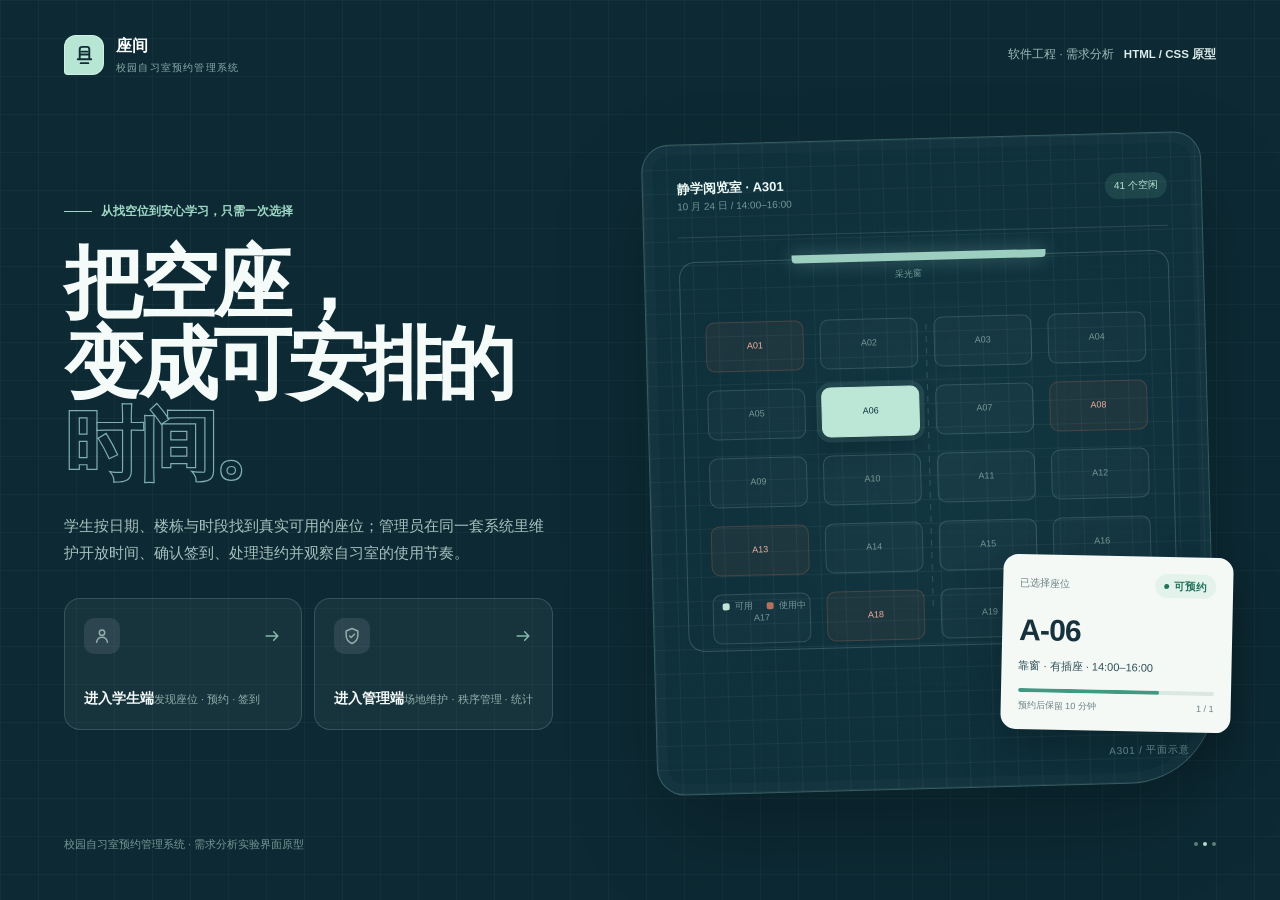
<file: prototype/index.html>
<!doctype html>
<html lang="zh-CN">
<head>
  <meta charset="utf-8">
  <meta name="viewport" content="width=device-width, initial-scale=1">
  <meta name="color-scheme" content="light">
  <meta name="description" content="校园自习室预约管理系统 HTML CSS 界面原型">
  <title>校园自习室预约管理系统 · 原型入口</title>
  <link rel="stylesheet" href="common.css">
</head>
<body class="landing">
  <a class="skip-link" href="#main">跳到主要内容</a>
  <svg width="0" height="0" style="position:absolute" aria-hidden="true">
    <defs>
      <symbol id="icon-seat" viewBox="0 0 24 24"><path d="M7 12V6.5A2.5 2.5 0 0 1 9.5 4h5A2.5 2.5 0 0 1 17 6.5V12M7 12h10M7 12v5m10-5v5M5 17h14M8 21h8M9 9h6"/></symbol>
      <symbol id="icon-user" viewBox="0 0 24 24"><circle cx="12" cy="8" r="3.2"/><path d="M5.5 19.5c.7-4 3-6 6.5-6s5.8 2 6.5 6"/></symbol>
      <symbol id="icon-shield" viewBox="0 0 24 24"><path d="M12 3 19 6v5.2c0 4.5-2.4 7.8-7 9.8-4.6-2-7-5.3-7-9.8V6l7-3Z"/><path d="m9.2 12 1.8 1.8 4-4"/></symbol>
      <symbol id="icon-arrow-right" viewBox="0 0 24 24"><path d="M5 12h14M14 7l5 5-5 5"/></symbol>
      <symbol id="icon-clock" viewBox="0 0 24 24"><circle cx="12" cy="12" r="8.5"/><path d="M12 7v5l3 2"/></symbol>
      <symbol id="icon-map-pin" viewBox="0 0 24 24"><path d="M20 10c0 5-8 11-8 11S4 15 4 10a8 8 0 1 1 16 0Z"/><circle cx="12" cy="10" r="2.3"/></symbol>
      <symbol id="icon-check-circle" viewBox="0 0 24 24"><circle cx="12" cy="12" r="9"/><path d="m8 12 2.5 2.5L16.5 9"/></symbol>
    </defs>
  </svg>

  <div class="landing-shell">
    <header class="landing-header">
      <div class="landing-brand">
        <span class="brand-mark"><svg class="icon" aria-hidden="true"><use href="#icon-seat"></use></svg></span>
        <div>
          <div class="brand-name">座间</div>
          <div class="brand-sub">校园自习室预约管理系统</div>
        </div>
      </div>
      <div class="landing-meta"><span>软件工程 · 需求分析</span><strong>HTML / CSS 原型</strong></div>
    </header>

    <main class="landing-main" id="main">
      <section class="landing-copy" aria-labelledby="landing-title">
        <div class="landing-eyebrow">从找空位到安心学习，只需一次选择</div>
        <h1 id="landing-title">把空座，<br>变成可安排的<span class="outline">时间。</span></h1>
        <p class="landing-lead">学生按日期、楼栋与时段找到真实可用的座位；管理员在同一套系统里维护开放时间、确认签到、处理违约并观察自习室的使用节奏。</p>
        <div class="landing-roles" aria-label="选择原型角色">
          <a class="role-card" href="student.html">
            <div class="role-card-head">
              <span class="role-card-icon"><svg class="icon" aria-hidden="true"><use href="#icon-user"></use></svg></span>
              <svg class="icon role-card-arrow" aria-hidden="true"><use href="#icon-arrow-right"></use></svg>
            </div>
            <div><strong>进入学生端</strong><span>发现座位 · 预约 · 签到</span></div>
          </a>
          <a class="role-card" href="admin.html">
            <div class="role-card-head">
              <span class="role-card-icon"><svg class="icon" aria-hidden="true"><use href="#icon-shield"></use></svg></span>
              <svg class="icon role-card-arrow" aria-hidden="true"><use href="#icon-arrow-right"></use></svg>
            </div>
            <div><strong>进入管理端</strong><span>场地维护 · 秩序管理 · 统计</span></div>
          </a>
        </div>
      </section>

      <section class="landing-visual" aria-label="自习室座位平面图预览">
        <div class="blueprint-panel">
          <div class="blueprint-head">
            <div><div class="blueprint-title">静学阅览室 · A301</div><div class="blueprint-sub">10 月 24 日 / 14:00–16:00</div></div>
            <span class="blueprint-status">41 个空闲</span>
          </div>
          <div class="plan-room">
            <span class="plan-window"></span>
            <span class="plan-window-label">采光窗</span>
            <div class="plan-aisle"></div>
            <div class="plan-desks" aria-hidden="true">
              <span class="plan-desk occupied">A01</span><span class="plan-desk">A02</span><span class="plan-desk">A03</span><span class="plan-desk">A04</span>
              <span class="plan-desk">A05</span><span class="plan-desk selected">A06</span><span class="plan-desk">A07</span><span class="plan-desk occupied">A08</span>
              <span class="plan-desk">A09</span><span class="plan-desk">A10</span><span class="plan-desk">A11</span><span class="plan-desk">A12</span>
              <span class="plan-desk occupied">A13</span><span class="plan-desk">A14</span><span class="plan-desk">A15</span><span class="plan-desk">A16</span>
              <span class="plan-desk">A17</span><span class="plan-desk occupied">A18</span><span class="plan-desk">A19</span><span class="plan-desk">A20</span>
            </div>
            <span class="plan-door"></span>
            <span class="plan-door-label">入口</span>
            <div class="plan-caption"><span class="free"><i></i>可用</span><span class="busy"><i></i>使用中</span></div>
          </div>
        </div>
        <div class="floating-reservation" aria-label="预约摘要">
          <div class="floating-reservation-head"><span>已选择座位</span><span class="pill pill-green">可预约</span></div>
          <div class="floating-seat">A-06</div>
          <div class="floating-meta">靠窗 · 有插座 · 14:00–16:00</div>
          <div class="floating-bar"><span></span></div>
          <div class="floating-foot"><span>预约后保留 10 分钟</span><span>1 / 1</span></div>
        </div>
      </section>
    </main>

    <footer class="landing-footer">
      <span>校园自习室预约管理系统 · 需求分析实验界面原型</span>
      <span class="dots" aria-hidden="true"><i></i><i></i><i></i></span>
    </footer>
  </div>
</body>
</html>
</file>
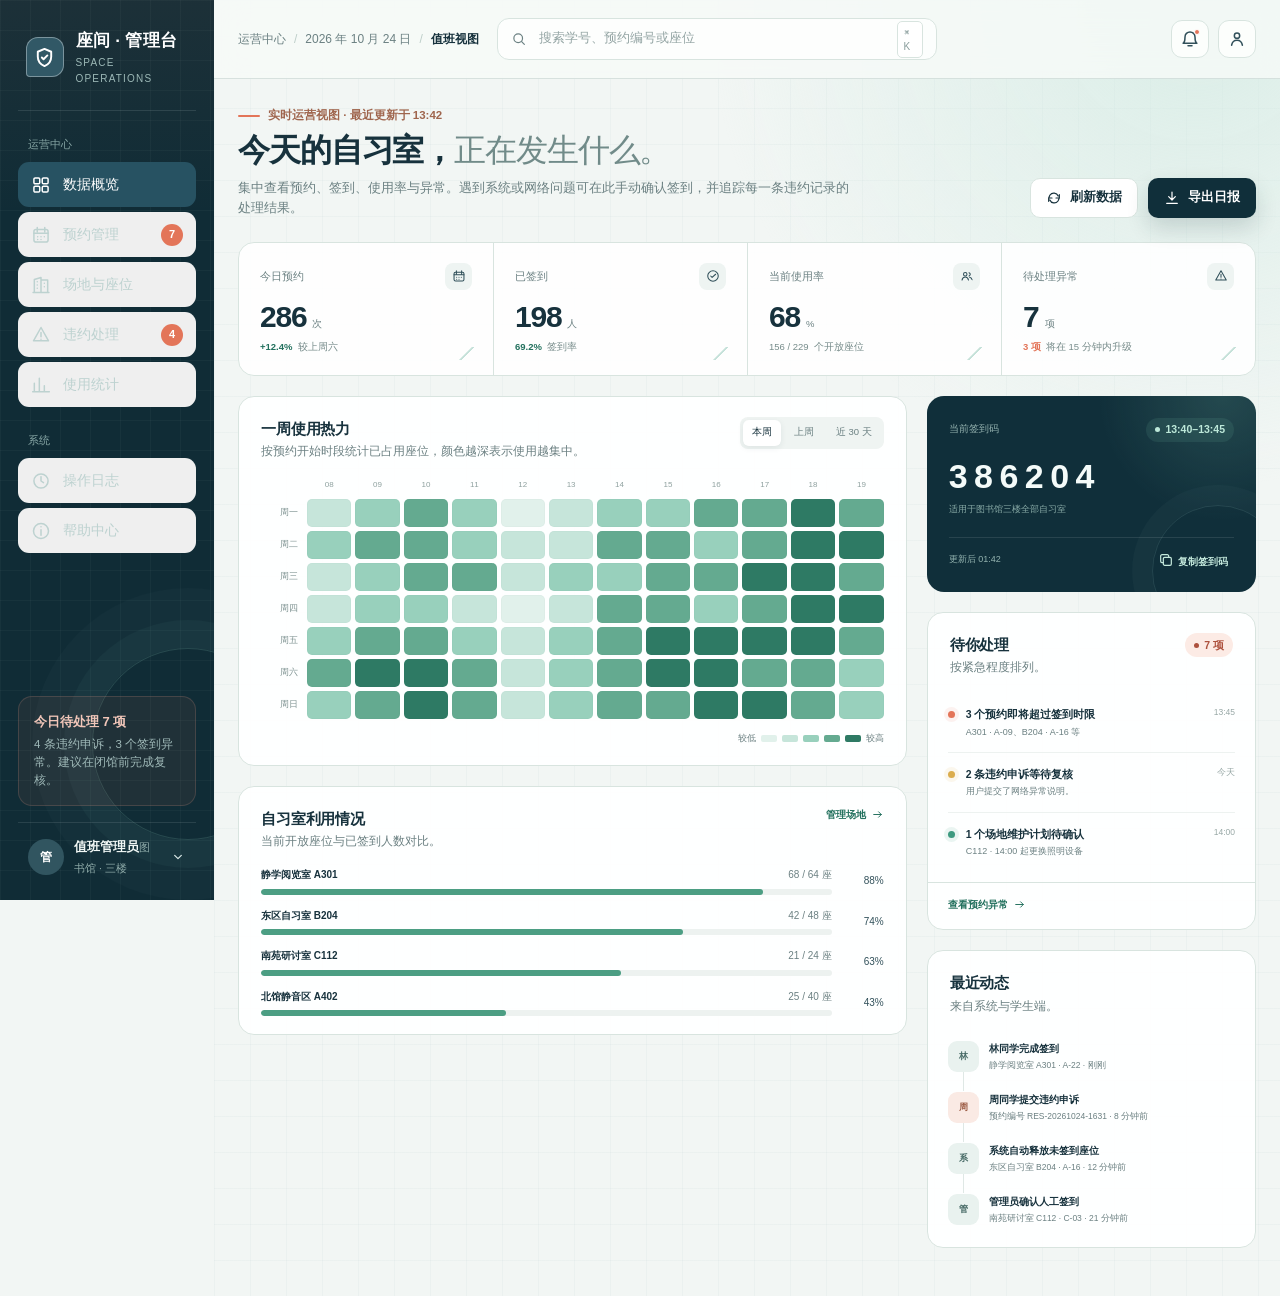
<file: prototype/admin.html>
<!doctype html>
<html lang="zh-CN">
<head>
  <meta charset="utf-8">
  <meta name="viewport" content="width=device-width, initial-scale=1">
  <meta name="color-scheme" content="light">
  <meta name="description" content="校园自习室预约管理系统管理端 HTML CSS 原型">
  <title>管理端 · 校园自习室预约管理系统</title>
  <link rel="stylesheet" href="common.css">
  <link rel="stylesheet" href="admin.css">
</head>
<body class="admin-body">
  <a class="skip-link" href="#main-content">跳到主要内容</a>
  <svg width="0" height="0" style="position:absolute" aria-hidden="true">
    <defs>
      <symbol id="icon-seat" viewBox="0 0 24 24"><path d="M7 12V6.5A2.5 2.5 0 0 1 9.5 4h5A2.5 2.5 0 0 1 17 6.5V12M7 12h10M7 12v5m10-5v5M5 17h14M8 21h8M9 9h6"/></symbol>
      <symbol id="icon-grid" viewBox="0 0 24 24"><rect x="3.5" y="3.5" width="7" height="7" rx="1.5"/><rect x="13.5" y="3.5" width="7" height="7" rx="1.5"/><rect x="3.5" y="13.5" width="7" height="7" rx="1.5"/><rect x="13.5" y="13.5" width="7" height="7" rx="1.5"/></symbol>
      <symbol id="icon-calendar" viewBox="0 0 24 24"><rect x="3.5" y="5.5" width="17" height="15" rx="2.5"/><path d="M7.5 3v5M16.5 3v5M3.5 10h17M8 14h.01M12 14h.01M16 14h.01M8 17.5h.01M12 17.5h.01"/></symbol>
      <symbol id="icon-room" viewBox="0 0 24 24"><path d="M4 21V5.5L12 3v18M12 6h8v15M2.5 21h19M7.5 8h.01M7.5 12h.01M7.5 16h.01M16 10h.01M16 14h.01"/></symbol>
      <symbol id="icon-warning" viewBox="0 0 24 24"><path d="m12 3 9 16H3L12 3Z"/><path d="M12 9v5M12 17h.01"/></symbol>
      <symbol id="icon-chart" viewBox="0 0 24 24"><path d="M4 20V10M10 20V4M16 20v-7M22 20H2"/></symbol>
      <symbol id="icon-user" viewBox="0 0 24 24"><circle cx="12" cy="8" r="3.2"/><path d="M5.5 19.5c.7-4 3-6 6.5-6s5.8 2 6.5 6"/></symbol>
      <symbol id="icon-shield" viewBox="0 0 24 24"><path d="M12 3 19 6v5.2c0 4.5-2.4 7.8-7 9.8-4.6-2-7-5.3-7-9.8V6l7-3Z"/><path d="m9.2 12 1.8 1.8 4-4"/></symbol>
      <symbol id="icon-search" viewBox="0 0 24 24"><circle cx="10.8" cy="10.8" r="6.5"/><path d="m16 16 4 4"/></symbol>
      <symbol id="icon-bell" viewBox="0 0 24 24"><path d="M18 9.5a6 6 0 0 0-12 0c0 7-2.3 7.5-2.3 7.5h16.6S18 16.5 18 9.5ZM9.6 20h4.8"/></symbol>
      <symbol id="icon-menu" viewBox="0 0 24 24"><path d="M4 7h16M4 12h16M4 17h16"/></symbol>
      <symbol id="icon-chevron-down" viewBox="0 0 24 24"><path d="m7 9.5 5 5 5-5"/></symbol>
      <symbol id="icon-arrow-right" viewBox="0 0 24 24"><path d="M5 12h14M14 7l5 5-5 5"/></symbol>
      <symbol id="icon-clock" viewBox="0 0 24 24"><circle cx="12" cy="12" r="8.5"/><path d="M12 7v5l3 2"/></symbol>
      <symbol id="icon-users" viewBox="0 0 24 24"><circle cx="9" cy="9" r="3"/><path d="M3.5 19c.5-3.5 2.3-5.4 5.5-5.4s5 1.9 5.5 5.4M15.5 6.3a3 3 0 0 1 0 5.7M16.5 14c2.5.4 3.8 2 4.2 4.5"/></symbol>
      <symbol id="icon-refresh" viewBox="0 0 24 24"><path d="M20 7v5h-5M4 17v-5h5M18.2 9A7 7 0 0 0 6 7.5L4 12M5.8 15A7 7 0 0 0 18 16.5l2-4.5"/></symbol>
      <symbol id="icon-check-circle" viewBox="0 0 24 24"><circle cx="12" cy="12" r="9"/><path d="m8 12 2.5 2.5L16.5 9"/></symbol>
      <symbol id="icon-download" viewBox="0 0 24 24"><path d="M12 3v12M7 10l5 5 5-5M4 20h16"/></symbol>
      <symbol id="icon-filter" viewBox="0 0 24 24"><path d="M3 5h18l-7 8v5l-4 2v-7L3 5Z"/></symbol>
      <symbol id="icon-plus" viewBox="0 0 24 24"><path d="M12 5v14M5 12h14"/></symbol>
      <symbol id="icon-edit" viewBox="0 0 24 24"><path d="m14.5 5.5 4 4M4 20l4.2-1 10.3-10.3a2.8 2.8 0 0 0-4-4L4.2 15 4 20Z"/></symbol>
      <symbol id="icon-copy" viewBox="0 0 24 24"><rect x="8" y="8" width="12" height="12" rx="2"/><path d="M16 8V6a2 2 0 0 0-2-2H6a2 2 0 0 0-2 2v8a2 2 0 0 0 2 2h2"/></symbol>
      <symbol id="icon-arrow-up-right" viewBox="0 0 24 24"><path d="M7 17 17 7M9 7h8v8"/></symbol>
      <symbol id="icon-info" viewBox="0 0 24 24"><circle cx="12" cy="12" r="9"/><path d="M12 10.5V17M12 7h.01"/></symbol>
    </defs>
  </svg>

  <div class="app-shell admin-shell">
    <aside class="sidebar" aria-label="管理端侧边导航">
      <a class="brand" href="index.html" aria-label="返回原型首页">
        <span class="brand-mark"><svg class="icon" aria-hidden="true"><use href="#icon-shield"></use></svg></span>
        <span><span class="brand-name">座间 · 管理台</span><span class="brand-sub" style="display:block">SPACE OPERATIONS</span></span>
      </a>
      <div class="sidebar-label">运营中心</div>
      <nav class="nav-list" aria-label="管理端主导航">
        <button class="nav-item active" type="button" data-view-target="overview" aria-current="page"><svg class="icon" aria-hidden="true"><use href="#icon-grid"></use></svg><span>数据概览</span></button>
        <button class="nav-item" type="button" data-view-target="bookings"><svg class="icon" aria-hidden="true"><use href="#icon-calendar"></use></svg><span>预约管理</span><span class="nav-badge">7</span></button>
        <button class="nav-item" type="button" data-view-target="rooms"><svg class="icon" aria-hidden="true"><use href="#icon-room"></use></svg><span>场地与座位</span></button>
        <button class="nav-item" type="button" data-view-target="violations"><svg class="icon" aria-hidden="true"><use href="#icon-warning"></use></svg><span>违约处理</span><span class="nav-badge">4</span></button>
        <button class="nav-item" type="button" data-view-target="stats"><svg class="icon" aria-hidden="true"><use href="#icon-chart"></use></svg><span>使用统计</span></button>
      </nav>
      <div class="sidebar-label">系统</div>
      <nav class="nav-list" aria-label="系统与帮助">
        <button class="nav-item" type="button" data-toast="操作日志" data-toast-copy="正式版本记录登录、预约状态调整与违约处理操作。"><svg class="icon" aria-hidden="true"><use href="#icon-clock"></use></svg><span>操作日志</span></button>
        <button class="nav-item" type="button" data-toast="帮助中心" data-toast-copy="值班管理员操作手册将在正式系统中提供。"><svg class="icon" aria-hidden="true"><use href="#icon-info"></use></svg><span>帮助中心</span></button>
      </nav>
      <div class="sidebar-spacer"></div>
      <div class="sidebar-note"><strong>今日待处理 7 项</strong><p>4 条违约申诉，3 个签到异常。建议在闭馆前完成复核。</p></div>
      <div class="sidebar-user">
        <span class="avatar admin">管</span>
        <span><span class="sidebar-user-name">值班管理员</span><span class="sidebar-user-meta">图书馆 · 三楼</span></span>
        <svg class="icon icon-sm" style="margin-left:auto" aria-hidden="true"><use href="#icon-chevron-down"></use></svg>
      </div>
    </aside>
    <div class="sidebar-scrim" aria-hidden="true"></div>

    <main class="main" id="main-content">
      <header class="topbar">
        <button class="icon-button sidebar-toggle" type="button" data-sidebar-toggle aria-label="打开导航"><svg class="icon" aria-hidden="true"><use href="#icon-menu"></use></svg></button>
        <div class="breadcrumb"><span>运营中心</span><span class="slash">/</span><span>2026 年 10 月 24 日</span><span class="slash">/</span><strong>值班视图</strong></div>
        <label class="top-search" aria-label="搜索预约或用户">
          <svg class="icon icon-sm" aria-hidden="true"><use href="#icon-search"></use></svg>
          <input type="search" placeholder="搜索学号、预约编号或座位">
          <span class="key-hint">⌘ K</span>
        </label>
        <div class="top-actions">
          <button class="icon-button" type="button" data-toast="有 7 项待处理" data-toast-copy="包含未签到、迟到取消与申诉记录。" aria-label="通知"><svg class="icon" aria-hidden="true"><use href="#icon-bell"></use></svg><span class="notification-dot"></span></button>
          <button class="icon-button" type="button" data-toast="管理员账号" data-toast-copy="当前角色拥有场地维护、签到确认和违约处理权限。" aria-label="管理员账号"><svg class="icon" aria-hidden="true"><use href="#icon-user"></use></svg></button>
        </div>
      </header>

      <div class="content">
        <section class="view active" id="view-overview" aria-labelledby="overview-title">
          <div class="page-head">
            <div>
              <div class="page-kicker">实时运营视图 · 最近更新于 13:42</div>
              <h1 class="page-title" id="overview-title">今天的自习室，<span class="soft">正在发生什么。</span></h1>
              <p class="page-subtitle">集中查看预约、签到、使用率与异常。遇到系统或网络问题可在此手动确认签到，并追踪每一条违约记录的处理结果。</p>
            </div>
            <div class="page-actions"><button class="btn btn-secondary" type="button" data-toast="数据已刷新" data-toast-copy="预约、签到和座位状态已同步。"><svg class="icon icon-sm" aria-hidden="true"><use href="#icon-refresh"></use></svg>刷新数据</button><button class="btn btn-primary" type="button" data-toast="日报导出" data-toast-copy="已生成 2026 年 10 月 24 日运营日报。"><svg class="icon icon-sm" aria-hidden="true"><use href="#icon-download"></use></svg>导出日报</button></div>
          </div>

          <section class="ops-strip" aria-label="今日核心指标">
            <div class="metric"><div class="metric-head"><span>今日预约</span><span class="metric-icon"><svg class="icon" aria-hidden="true"><use href="#icon-calendar"></use></svg></span></div><div class="metric-value"><strong>286</strong><span>次</span></div><div class="metric-foot"><span class="up">+12.4%</span>较上周六</div></div>
            <div class="metric"><div class="metric-head"><span>已签到</span><span class="metric-icon"><svg class="icon" aria-hidden="true"><use href="#icon-check-circle"></use></svg></span></div><div class="metric-value"><strong>198</strong><span>人</span></div><div class="metric-foot"><span class="up">69.2%</span>签到率</div></div>
            <div class="metric"><div class="metric-head"><span>当前使用率</span><span class="metric-icon"><svg class="icon" aria-hidden="true"><use href="#icon-users"></use></svg></span></div><div class="metric-value"><strong>68</strong><span>%</span></div><div class="metric-foot"><span>156 / 229</span>个开放座位</div></div>
            <div class="metric"><div class="metric-head"><span>待处理异常</span><span class="metric-icon"><svg class="icon" aria-hidden="true"><use href="#icon-warning"></use></svg></span></div><div class="metric-value"><strong>7</strong><span>项</span></div><div class="metric-foot"><span class="alert">3 项</span>将在 15 分钟内升级</div></div>
          </section>

          <div class="admin-grid">
            <div class="admin-main">
              <article class="card chart-card" aria-labelledby="heat-title">
                <div class="chart-card-head">
                  <div><h2 class="card-title" id="heat-title">一周使用热力</h2><p class="card-subtitle">按预约开始时段统计已占用座位，颜色越深表示使用越集中。</p></div>
                  <div class="chart-filters"><button class="active" type="button">本周</button><button type="button">上周</button><button type="button">近 30 天</button></div>
                </div>
                <div class="heatmap-wrap">
                  <div class="heatmap" role="img" aria-label="一周自习室使用热力图，午间和晚间时段使用率较高">
                    <span class="heat-label"></span><span class="heat-hour">08</span><span class="heat-hour">09</span><span class="heat-hour">10</span><span class="heat-hour">11</span><span class="heat-hour">12</span><span class="heat-hour">13</span><span class="heat-hour">14</span><span class="heat-hour">15</span><span class="heat-hour">16</span><span class="heat-hour">17</span><span class="heat-hour">18</span><span class="heat-hour">19</span>
                    <span class="heat-label">周一</span><span class="heat-cell heat-2"></span><span class="heat-cell heat-3"></span><span class="heat-cell heat-4"></span><span class="heat-cell heat-3"></span><span class="heat-cell heat-1"></span><span class="heat-cell heat-2"></span><span class="heat-cell heat-3"></span><span class="heat-cell heat-3"></span><span class="heat-cell heat-4"></span><span class="heat-cell heat-4"></span><span class="heat-cell heat-5"></span><span class="heat-cell heat-4"></span>
                    <span class="heat-label">周二</span><span class="heat-cell heat-3"></span><span class="heat-cell heat-4"></span><span class="heat-cell heat-4"></span><span class="heat-cell heat-3"></span><span class="heat-cell heat-2"></span><span class="heat-cell heat-2"></span><span class="heat-cell heat-4"></span><span class="heat-cell heat-4"></span><span class="heat-cell heat-3"></span><span class="heat-cell heat-4"></span><span class="heat-cell heat-5"></span><span class="heat-cell heat-5"></span>
                    <span class="heat-label">周三</span><span class="heat-cell heat-2"></span><span class="heat-cell heat-3"></span><span class="heat-cell heat-4"></span><span class="heat-cell heat-4"></span><span class="heat-cell heat-2"></span><span class="heat-cell heat-3"></span><span class="heat-cell heat-3"></span><span class="heat-cell heat-4"></span><span class="heat-cell heat-4"></span><span class="heat-cell heat-5"></span><span class="heat-cell heat-5"></span><span class="heat-cell heat-4"></span>
                    <span class="heat-label">周四</span><span class="heat-cell heat-2"></span><span class="heat-cell heat-3"></span><span class="heat-cell heat-3"></span><span class="heat-cell heat-2"></span><span class="heat-cell heat-1"></span><span class="heat-cell heat-2"></span><span class="heat-cell heat-4"></span><span class="heat-cell heat-4"></span><span class="heat-cell heat-3"></span><span class="heat-cell heat-4"></span><span class="heat-cell heat-5"></span><span class="heat-cell heat-5"></span>
                    <span class="heat-label">周五</span><span class="heat-cell heat-3"></span><span class="heat-cell heat-4"></span><span class="heat-cell heat-4"></span><span class="heat-cell heat-3"></span><span class="heat-cell heat-2"></span><span class="heat-cell heat-3"></span><span class="heat-cell heat-4"></span><span class="heat-cell heat-5"></span><span class="heat-cell heat-5"></span><span class="heat-cell heat-5"></span><span class="heat-cell heat-5"></span><span class="heat-cell heat-4"></span>
                    <span class="heat-label">周六</span><span class="heat-cell heat-4"></span><span class="heat-cell heat-5"></span><span class="heat-cell heat-5"></span><span class="heat-cell heat-4"></span><span class="heat-cell heat-2"></span><span class="heat-cell heat-3"></span><span class="heat-cell heat-4"></span><span class="heat-cell heat-5"></span><span class="heat-cell heat-5"></span><span class="heat-cell heat-4"></span><span class="heat-cell heat-4"></span><span class="heat-cell heat-3"></span>
                    <span class="heat-label">周日</span><span class="heat-cell heat-3"></span><span class="heat-cell heat-4"></span><span class="heat-cell heat-5"></span><span class="heat-cell heat-4"></span><span class="heat-cell heat-2"></span><span class="heat-cell heat-3"></span><span class="heat-cell heat-4"></span><span class="heat-cell heat-4"></span><span class="heat-cell heat-5"></span><span class="heat-cell heat-5"></span><span class="heat-cell heat-4"></span><span class="heat-cell heat-3"></span>
                  </div>
                  <div class="heat-legend"><span>较低</span><i></i><i></i><i></i><i></i><i></i><span>较高</span></div>
                </div>
              </article>

              <article class="card" aria-labelledby="util-title">
                <div class="card-header"><div><h2 class="card-title" id="util-title">自习室利用情况</h2><p class="card-subtitle">当前开放座位与已签到人数对比。</p></div><button class="text-link" type="button" data-view-target="rooms">管理场地<svg class="icon" aria-hidden="true"><use href="#icon-arrow-right"></use></svg></button></div>
                <div class="util-list">
                  <div class="util-row"><div><div class="util-meta"><strong>静学阅览室 A301</strong><span>68 / 64 座</span></div><div class="util-track"><span style="width:88%"></span></div></div><span class="util-count">88%</span></div>
                  <div class="util-row"><div><div class="util-meta"><strong>东区自习室 B204</strong><span>42 / 48 座</span></div><div class="util-track"><span style="width:74%"></span></div></div><span class="util-count">74%</span></div>
                  <div class="util-row"><div><div class="util-meta"><strong>南苑研讨室 C112</strong><span>21 / 24 座</span></div><div class="util-track"><span style="width:63%"></span></div></div><span class="util-count">63%</span></div>
                  <div class="util-row"><div><div class="util-meta"><strong>北馆静音区 A402</strong><span>25 / 40 座</span></div><div class="util-track"><span style="width:43%"></span></div></div><span class="util-count">43%</span></div>
                </div>
              </article>
            </div>

            <aside class="admin-side">
              <section class="code-card" aria-labelledby="code-title">
                <div class="code-card-label"><span id="code-title">当前签到码</span><span class="pill pill-green">13:40–13:45</span></div>
                <div class="code-value">386204</div>
                <div class="code-caption">适用于图书馆三楼全部自习室</div>
                <div class="code-foot"><span>更新后 01:42</span><button class="code-copy" type="button" data-copy-code="386204"><svg class="icon icon-sm" aria-hidden="true" style="display:inline;vertical-align:-3px;margin-right:4px"><use href="#icon-copy"></use></svg>复制签到码</button></div>
              </section>

              <article class="card todo-card" aria-labelledby="todo-title">
                <div class="card-header"><div><h2 class="card-title" id="todo-title">待你处理</h2><p class="card-subtitle">按紧急程度排列。</p></div><span class="pill pill-red">7 项</span></div>
                <div class="todo-list">
                  <div class="todo-row"><span class="todo-mark red"></span><div class="todo-info"><strong>3 个预约即将超过签到时限</strong><span>A301 · A-09、B204 · A-16 等</span></div><span class="todo-time">13:45</span></div>
                  <div class="todo-row"><span class="todo-mark"></span><div class="todo-info"><strong>2 条违约申诉等待复核</strong><span>用户提交了网络异常说明。</span></div><span class="todo-time">今天</span></div>
                  <div class="todo-row"><span class="todo-mark green"></span><div class="todo-info"><strong>1 个场地维护计划待确认</strong><span>C112 · 14:00 起更换照明设备</span></div><span class="todo-time">14:00</span></div>
                </div>
                <div class="todo-footer"><button class="text-link" type="button" data-view-target="bookings">查看预约异常<svg class="icon" aria-hidden="true"><use href="#icon-arrow-right"></use></svg></button></div>
              </article>

              <article class="card" aria-labelledby="activity-title">
                <div class="card-header"><div><h2 class="card-title" id="activity-title">最近动态</h2><p class="card-subtitle">来自系统与学生端。</p></div></div>
                <div class="activity-list">
                  <div class="activity-item"><span class="activity-avatar">林</span><div class="activity-text"><strong>林同学完成签到</strong><span>静学阅览室 A301 · A-22 · 刚刚</span></div></div>
                  <div class="activity-item"><span class="activity-avatar warn">周</span><div class="activity-text"><strong>周同学提交违约申诉</strong><span>预约编号 RES-20261024-1631 · 8 分钟前</span></div></div>
                  <div class="activity-item"><span class="activity-avatar">系</span><div class="activity-text"><strong>系统自动释放未签到座位</strong><span>东区自习室 B204 · A-16 · 12 分钟前</span></div></div>
                  <div class="activity-item"><span class="activity-avatar">管</span><div class="activity-text"><strong>管理员确认人工签到</strong><span>南苑研讨室 C112 · C-03 · 21 分钟前</span></div></div>
                </div>
              </article>
            </aside>
          </div>
        </section>

        <section class="view" id="view-bookings" aria-labelledby="bookings-title">
          <div class="admin-subhead"><div><div class="page-kicker">预约与签到状态</div><h1 id="bookings-title">预约管理</h1><p>检索预约、查看签到状态，并对异常预约执行人工确认或取消。</p></div><div class="page-actions"><button class="btn btn-secondary" type="button" data-toast="预约数据已导出" data-toast-copy="已生成今日预约明细 CSV。"><svg class="icon icon-sm" aria-hidden="true"><use href="#icon-download"></use></svg>导出明细</button><button class="btn btn-primary" type="button" data-toast="人工签到" data-toast-copy="可通过预约编号为学生确认签到。"><svg class="icon icon-sm" aria-hidden="true"><use href="#icon-check-circle"></use></svg>人工签到</button></div></div>
          <div class="admin-toolbar">
            <label class="admin-search"><svg class="icon" aria-hidden="true"><use href="#icon-search"></use></svg><input type="search" placeholder="搜索学号、姓名或预约编号"></label>
            <select class="select-control" aria-label="按场地筛选"><option>全部场地</option><option>静学阅览室 A301</option><option>东区自习室 B204</option><option>南苑研讨室 C112</option></select>
            <select class="select-control" aria-label="按状态筛选"><option>全部状态</option><option>待签到</option><option>使用中</option><option>已完成</option><option>未签到</option></select>
            <button class="btn btn-secondary btn-sm" type="button" data-toast="已应用筛选" data-toast-copy="当前展示 2026 年 10 月 24 日的预约记录。"><svg class="icon icon-sm" aria-hidden="true"><use href="#icon-filter"></use></svg>筛选</button>
          </div>
          <div class="card data-panel">
            <div class="card-header"><div><h2 class="card-title">今日预约</h2><p class="card-subtitle">共 286 条，按开始时间排序。</p></div><span class="pill pill-blue">自动刷新</span></div>
            <table class="admin-table">
              <thead><tr><th>预约人</th><th>预约编号</th><th>场地 / 座位</th><th>时段</th><th>状态</th><th>签到方式</th><th style="text-align:right">操作</th></tr></thead>
              <tbody>
                <tr><td><div class="cell-title"><span class="cell-mark">胡</span><div><strong>胡泽轩</strong><span>2024150501006</span></div></div></td><td class="numeric">RES-20261024-1842</td><td><span class="table-primary">静学阅览室 A301</span><span class="table-sub">A-18 · 靠窗</span></td><td class="numeric">14:00–16:00</td><td><span class="pill pill-amber">待签到</span></td><td>—</td><td><div class="row-actions"><button class="btn btn-secondary btn-sm" type="button" data-toast="人工确认签到" data-toast-copy="请核对学号和座位后确认本次签到。">确认签到</button><button class="btn btn-ghost btn-sm" type="button" data-toast="预约详情" data-toast-copy="预约状态与签到记录已展示。">详情</button></div></td></tr>
                <tr><td><div class="cell-title"><span class="cell-mark">林</span><div><strong>林晓</strong><span>2023150702118</span></div></div></td><td class="numeric">RES-20261024-1805</td><td><span class="table-primary">静学阅览室 A301</span><span class="table-sub">A-22 · 有插座</span></td><td class="numeric">14:00–16:00</td><td><span class="pill pill-green">使用中</span></td><td>签到码</td><td><div class="row-actions"><button class="btn btn-ghost btn-sm" type="button" data-toast="预约详情" data-toast-copy="签到时间 13:58，当前使用正常。">详情</button></div></td></tr>
                <tr><td><div class="cell-title"><span class="cell-mark">周</span><div><strong>周予安</strong><span>2024150801320</span></div></div></td><td class="numeric">RES-20261024-1631</td><td><span class="table-primary">东区自习室 B204</span><span class="table-sub">A-16 · 安静区</span></td><td class="numeric">13:00–14:00</td><td><span class="pill pill-red">待处理</span></td><td>—</td><td><div class="row-actions"><button class="btn btn-secondary btn-sm" type="button" data-toast="签到异常" data-toast-copy="用户已提交网络异常申诉，核对后可在违约处理中撤销。">处理异常</button></div></td></tr>
                <tr><td><div class="cell-title"><span class="cell-mark">陈</span><div><strong>陈可</strong><span>2022150401092</span></div></div></td><td class="numeric">RES-20261024-1527</td><td><span class="table-primary">南苑研讨室 C112</span><span class="table-sub">C-05 · 研讨桌</span></td><td class="numeric">12:00–14:00</td><td><span class="pill pill-green">已完成</span></td><td>管理员确认</td><td><div class="row-actions"><button class="btn btn-ghost btn-sm" type="button" data-toast="预约详情" data-toast-copy="签到时间 12:04，签退时间 13:51。">详情</button></div></td></tr>
                <tr><td><div class="cell-title"><span class="cell-mark">杨</span><div><strong>杨嘉</strong><span>2023150201056</span></div></div></td><td class="numeric">RES-20261024-1412</td><td><span class="table-primary">静学阅览室 A301</span><span class="table-sub">A-09 · 靠窗</span></td><td class="numeric">13:00–15:00</td><td><span class="pill pill-amber">待签到</span></td><td>—</td><td><div class="row-actions"><button class="btn btn-secondary btn-sm" type="button" data-toast="人工确认签到" data-toast-copy="请核对学号和座位后确认本次签到。">确认签到</button><button class="btn btn-ghost btn-sm" type="button" data-toast="预约详情" data-toast-copy="预约状态与签到记录已展示。">详情</button></div></td></tr>
              </tbody>
            </table>
            <div class="table-footer"><span>显示 1–5 条，共 286 条记录</span><div class="pager"><button type="button" aria-label="上一页">‹</button><button class="active" type="button">1</button><button type="button">2</button><button type="button">3</button><button type="button" aria-label="下一页">›</button></div></div>
          </div>
        </section>

        <section class="view" id="view-rooms" aria-labelledby="rooms-title">
          <div class="admin-subhead"><div><div class="page-kicker">空间基础数据</div><h1 id="rooms-title">场地与座位</h1><p>维护楼栋、自习室、座位属性与开放时间。点击座位可切换启用或维护状态。</p></div><div class="page-actions"><button class="btn btn-secondary" type="button" data-toast="开放时间" data-toast-copy="当前场地开放时间 08:00–22:00，周末不闭馆。"><svg class="icon icon-sm" aria-hidden="true"><use href="#icon-clock"></use></svg>开放时间</button><button class="btn btn-primary" type="button" data-toast="新增自习室" data-toast-copy="正式版本中可录入楼栋、楼层、座位数和位置坐标。"><svg class="icon icon-sm" aria-hidden="true"><use href="#icon-plus"></use></svg>新增自习室</button></div></div>
          <div class="rooms-layout">
            <aside class="card building-list" aria-labelledby="building-title">
              <div class="card-header" style="padding:10px 10px 14px"><div><h2 class="card-title" id="building-title">场地目录</h2><p class="card-subtitle">4 个楼栋 · 8 个自习室</p></div></div>
              <button class="building-item active" type="button"><span><strong>图书馆</strong><span>3 个自习室</span></span><b>229</b></button>
              <button class="building-item" type="button"><span><strong>第二教学楼</strong><span>2 个自习室</span></span><b>96</b></button>
              <button class="building-item" type="button"><span><strong>学生活动中心</strong><span>2 个自习室</span></span><b>48</b></button>
              <button class="building-item" type="button"><span><strong>北馆</strong><span>1 个自习室</span></span><b>40</b></button>
            </aside>
            <article class="card" aria-labelledby="room-detail-title">
              <div class="card-header"><div><div style="display:flex;align-items:center;gap:8px;flex-wrap:wrap"><h2 class="card-title" id="room-detail-title">静学阅览室 A301</h2><span class="pill pill-green">开放中</span><span class="pill pill-grey">64 座</span></div><p class="card-subtitle">图书馆三楼 · 北侧采光窗 · 32 个插座位</p></div><button class="btn btn-secondary btn-sm" type="button" data-toast="编辑场地信息" data-toast-copy="可修改名称、容量、描述与开放状态。"><svg class="icon icon-sm" aria-hidden="true"><use href="#icon-edit"></use></svg>编辑</button></div>
              <div class="seat-manage-grid" aria-label="座位管理平面">
                <button class="manage-seat" type="button">A01</button><button class="manage-seat" type="button">A02</button><button class="manage-seat occupied" type="button">A03</button><button class="manage-seat" type="button">A04</button><button class="manage-seat" type="button">A05</button><button class="manage-seat occupied" type="button">A06</button><button class="manage-seat" type="button">A07</button><button class="manage-seat" type="button">A08</button>
                <button class="manage-seat occupied" type="button">A09</button><button class="manage-seat" type="button">A10</button><button class="manage-seat" type="button">A11</button><button class="manage-seat" type="button">A12</button><button class="manage-seat" type="button">A13</button><button class="manage-seat" type="button">A14</button><button class="manage-seat off" type="button">A15</button><button class="manage-seat" type="button">A16</button>
                <button class="manage-seat" type="button">A17</button><button class="manage-seat occupied" type="button">A18</button><button class="manage-seat" type="button">A19</button><button class="manage-seat" type="button">A20</button><button class="manage-seat occupied" type="button">A21</button><button class="manage-seat" type="button">A22</button><button class="manage-seat" type="button">A23</button><button class="manage-seat" type="button">A24</button>
                <button class="manage-seat" type="button">A25</button><button class="manage-seat occupied" type="button">A26</button><button class="manage-seat" type="button">A27</button><button class="manage-seat" type="button">A28</button><button class="manage-seat" type="button">A29</button><button class="manage-seat" type="button">A30</button><button class="manage-seat" type="button">A31</button><button class="manage-seat" type="button">A32</button>
              </div>
              <div class="card-header" style="border-top:1px solid var(--line);padding-top:15px"><div style="display:flex;gap:18px;flex-wrap:wrap;font-size:9.5px;color:var(--muted)"><span style="display:flex;align-items:center;gap:6px"><i class="legend-dot free" style="width:8px;height:8px;border-radius:3px;background:#e1f4ec;border:1px solid #8cc4b1"></i>可预约 41</span><span style="display:flex;align-items:center;gap:6px"><i style="width:8px;height:8px;border-radius:3px;background:#eadad4;border:1px solid #d9bfb7"></i>使用中 22</span><span style="display:flex;align-items:center;gap:6px"><i style="width:8px;height:8px;border-radius:3px;border:1px dashed #9caeaa"></i>维护 1</span></div><button class="btn btn-secondary btn-sm" type="button" data-toast="批量维护" data-toast-copy="可选中多个座位批量启用、停用或设为维护状态。">批量操作</button></div>
            </article>
          </div>
        </section>

        <section class="view" id="view-violations" aria-labelledby="violations-title">
          <div class="admin-subhead"><div><div class="page-kicker">秩序与申诉</div><h1 id="violations-title">违约处理</h1><p>复核未签到、迟到取消记录与学生申诉。处理结果会同步到学生端预约信用。</p></div><button class="btn btn-secondary" type="button" data-toast="规则说明" data-toast-copy="未签到记 1 次违约；30 天内累计 3 次时暂停预约权限 7 天。"><svg class="icon icon-sm" aria-hidden="true"><use href="#icon-info"></use></svg>规则说明</button></div>
          <div class="violation-summary">
            <div class="violation-note"><h3>处理原则</h3><p>先核对预约、签到与场地事件记录，再决定保留或撤销。系统原因、场地临时关闭和无网络等情形应有书面说明；仅修改学生端显示而不能删除原始记录。</p></div>
            <div class="violation-metrics"><div class="violation-mini"><span>今日新增</span><strong>4<small> 条</small></strong></div><div class="violation-mini"><span>待复核</span><strong>4<small> 条</small></strong></div><div class="violation-mini"><span>本周撤销</span><strong>7<small> 条</small></strong></div></div>
          </div>
          <div class="admin-toolbar"><label class="admin-search"><svg class="icon" aria-hidden="true"><use href="#icon-search"></use></svg><input type="search" placeholder="搜索学号、预约编号或申诉编号"></label><select class="select-control" aria-label="按违约类型筛选"><option>全部类型</option><option>未签到</option><option>迟到取消</option><option>逾期未签退</option></select><select class="select-control" aria-label="按处理状态筛选"><option>全部状态</option><option>待处理</option><option>已处理</option></select></div>
          <div class="card data-panel">
            <div class="card-header"><div><h2 class="card-title">待处理记录</h2><p class="card-subtitle">高优先级记录将在截止前 30 分钟提醒。</p></div><span class="pill pill-red">4 条待处理</span></div>
            <table class="admin-table">
              <thead><tr><th>学生</th><th>预约编号</th><th>场地 / 座位</th><th>违约类型</th><th>发生时间</th><th>申诉说明</th><th>状态</th><th style="text-align:right">处理</th></tr></thead>
              <tbody>
                <tr><td><div class="cell-title"><span class="cell-mark">周</span><div><strong>周予安</strong><span>2024150801320</span></div></div></td><td class="numeric">RES-20261024-1631</td><td><span class="table-primary">东区自习室 B204</span><span class="table-sub">A-16</span></td><td><span class="pill pill-red">未签到</span></td><td class="numeric">13:15</td><td>称校园网断连，已附故障截图。</td><td><span class="pill pill-amber" data-violation-status>待处理</span></td><td><div class="row-actions"><button class="btn btn-secondary btn-sm" type="button" data-handle-violation>处理</button></div></td></tr>
                <tr><td><div class="cell-title"><span class="cell-mark">吴</span><div><strong>吴简</strong><span>2022150301221</span></div></div></td><td class="numeric">RES-20261024-1438</td><td><span class="table-primary">静学阅览室 A301</span><span class="table-sub">A-27</span></td><td><span class="pill pill-blue">迟到取消</span></td><td class="numeric">12:42</td><td>开始前 21 分钟取消，无补充说明。</td><td><span class="pill pill-amber" data-violation-status>待处理</span></td><td><div class="row-actions"><button class="btn btn-secondary btn-sm" type="button" data-handle-violation>处理</button></div></td></tr>
                <tr><td><div class="cell-title"><span class="cell-mark">郑</span><div><strong>郑屿</strong><span>2023150601088</span></div></div></td><td class="numeric">RES-20261024-1207</td><td><span class="table-primary">南苑研讨室 C112</span><span class="table-sub">C-12</span></td><td><span class="pill pill-red">未签到</span></td><td class="numeric">10:15</td><td>称已在现场，但签到码已过期。</td><td><span class="pill pill-amber" data-violation-status>待处理</span></td><td><div class="row-actions"><button class="btn btn-secondary btn-sm" type="button" data-handle-violation>处理</button></div></td></tr>
                <tr><td><div class="cell-title"><span class="cell-mark">孙</span><div><strong>孙一鸣</strong><span>2024150202110</span></div></div></td><td class="numeric">RES-20261023-1952</td><td><span class="table-primary">北馆静音区 A402</span><span class="table-sub">B-08</span></td><td><span class="pill pill-blue">逾期未签退</span></td><td class="numeric">昨天 20:06</td><td>场地临时闭馆，由保洁人员统一清场。</td><td><span class="pill pill-amber" data-violation-status>待处理</span></td><td><div class="row-actions"><button class="btn btn-secondary btn-sm" type="button" data-handle-violation>处理</button></div></td></tr>
              </tbody>
            </table>
            <div class="table-footer"><span>原始记录不会被永久删除，撤销后保留审计说明</span><div class="pager"><button class="active" type="button">1</button></div></div>
          </div>
        </section>

        <section class="view" id="view-stats" aria-labelledby="stats-title">
          <div class="admin-subhead"><div><div class="page-kicker">从使用数据看资源配置</div><h1 id="stats-title">使用统计</h1><p>统计预约率、签到率与热门时段，为开放时间和座位维护提供依据。</p></div><div class="page-actions"><select class="select-control" aria-label="统计周期"><option>近 7 天</option><option>近 30 天</option><option>本学期</option></select><button class="btn btn-primary" type="button" data-toast="统计报告已导出" data-toast-copy="已生成近 7 天自习室使用报告。"><svg class="icon icon-sm" aria-hidden="true"><use href="#icon-download"></use></svg>导出报告</button></div></div>
          <section class="ops-strip" aria-label="统计摘要">
            <div class="metric"><div class="metric-head"><span>预约率</span><span class="metric-icon"><svg class="icon" aria-hidden="true"><use href="#icon-calendar"></use></svg></span></div><div class="metric-value"><strong>78.6</strong><span>%</span></div><div class="metric-foot"><span class="up">+4.2%</span>较上周</div></div>
            <div class="metric"><div class="metric-head"><span>签到率</span><span class="metric-icon"><svg class="icon" aria-hidden="true"><use href="#icon-check-circle"></use></svg></span></div><div class="metric-value"><strong>89.4</strong><span>%</span></div><div class="metric-foot"><span class="up">+1.7%</span>较上周</div></div>
            <div class="metric"><div class="metric-head"><span>平均使用时长</span><span class="metric-icon"><svg class="icon" aria-hidden="true"><use href="#icon-clock"></use></svg></span></div><div class="metric-value"><strong>1.7</strong><span>小时</span></div><div class="metric-foot">与上周持平</div></div>
            <div class="metric"><div class="metric-head"><span>高峰时段</span><span class="metric-icon"><svg class="icon" aria-hidden="true"><use href="#icon-chart"></use></svg></span></div><div class="metric-value"><strong>14–16</strong><span>时</span></div><div class="metric-foot">静学阅览室最高</div></div>
          </section>
          <div class="analytics-grid">
            <article class="card">
              <div class="card-header"><div><h2 class="card-title">工作日利用趋势</h2><p class="card-subtitle">浅色为预约率，深色为签到率。</p></div><span class="pill pill-green">7 天</span></div>
              <div class="bar-chart" role="img" aria-label="周一至周日预约率与签到率柱状图">
                <div class="bar-group"><span class="bar" style="height:72%"></span><span class="bar alt" style="height:64%"></span><span class="bar-label">周一</span></div>
                <div class="bar-group"><span class="bar" style="height:78%"></span><span class="bar alt" style="height:70%"></span><span class="bar-label">周二</span></div>
                <div class="bar-group"><span class="bar" style="height:75%"></span><span class="bar alt" style="height:68%"></span><span class="bar-label">周三</span></div>
                <div class="bar-group"><span class="bar" style="height:81%"></span><span class="bar alt" style="height:72%"></span><span class="bar-label">周四</span></div>
                <div class="bar-group"><span class="bar" style="height:84%"></span><span class="bar alt" style="height:77%"></span><span class="bar-label">周五</span></div>
                <div class="bar-group"><span class="bar" style="height:91%"></span><span class="bar alt" style="height:80%"></span><span class="bar-label">周六</span></div>
                <div class="bar-group"><span class="bar" style="height:67%"></span><span class="bar alt" style="height:59%"></span><span class="bar-label">周日</span></div>
              </div>
            </article>
            <article class="card">
              <div class="card-header"><div><h2 class="card-title">签到状态分布</h2><p class="card-subtitle">近 7 天共 1,342 条预约。</p></div><button class="text-link" type="button" data-toast="状态明细" data-toast-copy="可下钻查看每种状态对应的预约记录。">查看明细<svg class="icon" aria-hidden="true"><use href="#icon-arrow-up-right"></use></svg></button></div>
              <div class="donut-wrap">
                <div class="donut" role="img" aria-label="签到状态分布：已签到 71%，未签到 15%，已取消 14%"><div class="donut-center"><strong>89.4%</strong><span>有效签到率</span></div></div>
                <div class="donut-legend"><div class="donut-item"><i></i>已签到 <strong>71%</strong></div><div class="donut-item"><i></i>未签到 <strong>15%</strong></div><div class="donut-item"><i></i>已取消 <strong>14%</strong></div></div>
              </div>
            </article>
          </div>
        </section>
      </div>
    </main>
  </div>

  <nav class="mobile-bottom-nav" aria-label="移动端快捷导航">
    <button class="active" type="button" data-view-target="overview"><svg class="icon" aria-hidden="true"><use href="#icon-grid"></use></svg><span>概览</span></button>
    <button type="button" data-view-target="bookings"><svg class="icon" aria-hidden="true"><use href="#icon-calendar"></use></svg><span>预约</span></button>
    <button type="button" data-view-target="rooms"><svg class="icon" aria-hidden="true"><use href="#icon-room"></use></svg><span>场地</span></button>
    <button type="button" data-view-target="violations"><svg class="icon" aria-hidden="true"><use href="#icon-warning"></use></svg><span>处理</span></button>
  </nav>
  <div class="toast-region" aria-live="polite" aria-atomic="false"></div>
  <script src="app.js"></script>
</body>
</html>
</file>
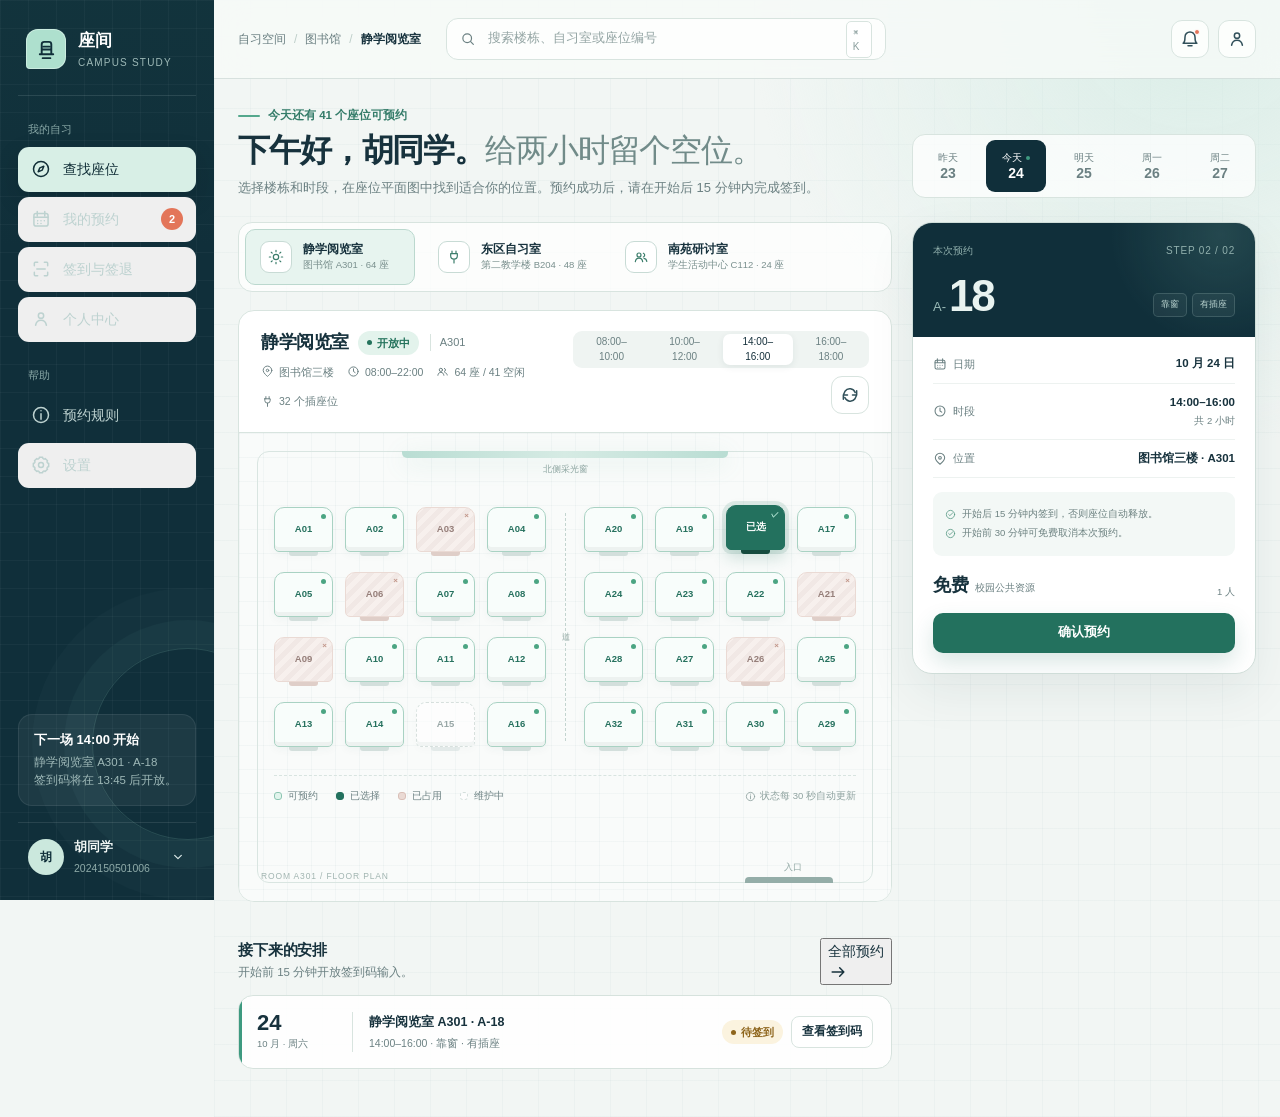
<file: prototype/student.html>
<!doctype html>
<html lang="zh-CN">
<head>
  <meta charset="utf-8">
  <meta name="viewport" content="width=device-width, initial-scale=1">
  <meta name="color-scheme" content="light">
  <meta name="description" content="校园自习室预约管理系统学生端 HTML CSS 原型">
  <title>学生端 · 校园自习室预约管理系统</title>
  <link rel="stylesheet" href="common.css">
  <link rel="stylesheet" href="student.css">
</head>
<body class="student-body">
  <a class="skip-link" href="#main-content">跳到主要内容</a>
  <svg width="0" height="0" style="position:absolute" aria-hidden="true">
    <defs>
      <symbol id="icon-seat" viewBox="0 0 24 24"><path d="M7 12V6.5A2.5 2.5 0 0 1 9.5 4h5A2.5 2.5 0 0 1 17 6.5V12M7 12h10M7 12v5m10-5v5M5 17h14M8 21h8M9 9h6"/></symbol>
      <symbol id="icon-compass" viewBox="0 0 24 24"><circle cx="12" cy="12" r="9"/><path d="m15.4 8.6-2 4.8-4.8 2 2-4.8 4.8-2Z"/></symbol>
      <symbol id="icon-calendar" viewBox="0 0 24 24"><rect x="3.5" y="5.5" width="17" height="15" rx="2.5"/><path d="M7.5 3v5M16.5 3v5M3.5 10h17M8 14h.01M12 14h.01M16 14h.01M8 17.5h.01M12 17.5h.01"/></symbol>
      <symbol id="icon-scan" viewBox="0 0 24 24"><path d="M8 4H5a1 1 0 0 0-1 1v3M16 4h3a1 1 0 0 1 1 1v3M8 20H5a1 1 0 0 1-1-1v-3M16 20h3a1 1 0 0 0 1-1v-3M7 12h10"/></symbol>
      <symbol id="icon-user" viewBox="0 0 24 24"><circle cx="12" cy="8" r="3.2"/><path d="M5.5 19.5c.7-4 3-6 6.5-6s5.8 2 6.5 6"/></symbol>
      <symbol id="icon-search" viewBox="0 0 24 24"><circle cx="10.8" cy="10.8" r="6.5"/><path d="m16 16 4 4"/></symbol>
      <symbol id="icon-bell" viewBox="0 0 24 24"><path d="M18 9.5a6 6 0 0 0-12 0c0 7-2.3 7.5-2.3 7.5h16.6S18 16.5 18 9.5ZM9.6 20h4.8"/></symbol>
      <symbol id="icon-menu" viewBox="0 0 24 24"><path d="M4 7h16M4 12h16M4 17h16"/></symbol>
      <symbol id="icon-chevron-down" viewBox="0 0 24 24"><path d="m7 9.5 5 5 5-5"/></symbol>
      <symbol id="icon-arrow-right" viewBox="0 0 24 24"><path d="M5 12h14M14 7l5 5-5 5"/></symbol>
      <symbol id="icon-map-pin" viewBox="0 0 24 24"><path d="M20 10c0 5-8 11-8 11S4 15 4 10a8 8 0 1 1 16 0Z"/><circle cx="12" cy="10" r="2.3"/></symbol>
      <symbol id="icon-clock" viewBox="0 0 24 24"><circle cx="12" cy="12" r="8.5"/><path d="M12 7v5l3 2"/></symbol>
      <symbol id="icon-users" viewBox="0 0 24 24"><circle cx="9" cy="9" r="3"/><path d="M3.5 19c.5-3.5 2.3-5.4 5.5-5.4s5 1.9 5.5 5.4M15.5 6.3a3 3 0 0 1 0 5.7M16.5 14c2.5.4 3.8 2 4.2 4.5"/></symbol>
      <symbol id="icon-plug" viewBox="0 0 24 24"><path d="M9 3v4M15 3v4M7 7h10v3a5 5 0 0 1-5 5v0a5 5 0 0 1-5-5V7ZM12 15v6"/></symbol>
      <symbol id="icon-sun" viewBox="0 0 24 24"><circle cx="12" cy="12" r="4"/><path d="M12 2v2M12 20v2M4.9 4.9l1.4 1.4M17.7 17.7l1.4 1.4M2 12h2M20 12h2M4.9 19.1l1.4-1.4M17.7 6.3l1.4-1.4"/></symbol>
      <symbol id="icon-refresh" viewBox="0 0 24 24"><path d="M20 7v5h-5M4 17v-5h5M18.2 9A7 7 0 0 0 6 7.5L4 12M5.8 15A7 7 0 0 0 18 16.5l2-4.5"/></symbol>
      <symbol id="icon-info" viewBox="0 0 24 24"><circle cx="12" cy="12" r="9"/><path d="M12 10.5V17M12 7h.01"/></symbol>
      <symbol id="icon-check-circle" viewBox="0 0 24 24"><circle cx="12" cy="12" r="9"/><path d="m8 12 2.5 2.5L16.5 9"/></symbol>
      <symbol id="icon-ticket" viewBox="0 0 24 24"><path d="M4 7a2 2 0 0 0 2-2h12a2 2 0 0 0 2 2v3a2 2 0 0 0 0 4v3a2 2 0 0 0-2 2H6a2 2 0 0 0-2-2v-3a2 2 0 0 0 0-4V7Z"/><path d="M9 8h6M9 12h6M9 16h3"/></symbol>
      <symbol id="icon-arrow-up-right" viewBox="0 0 24 24"><path d="M7 17 17 7M9 7h8v8"/></symbol>
      <symbol id="icon-settings" viewBox="0 0 24 24"><circle cx="12" cy="12" r="3"/><path d="M19.4 15a1.7 1.7 0 0 0 .3 1.9l.1.1-2.8 2.8-.1-.1a1.7 1.7 0 0 0-1.9-.3 1.7 1.7 0 0 0-1 1.6v.2h-4v-.2a1.7 1.7 0 0 0-1-1.6 1.7 1.7 0 0 0-1.9.3l-.1.1L4.2 17l.1-.1a1.7 1.7 0 0 0 .3-1.9 1.7 1.7 0 0 0-1.6-1H2.8v-4H3a1.7 1.7 0 0 0 1.6-1 1.7 1.7 0 0 0-.3-1.9L4.2 7 7 4.2l.1.1A1.7 1.7 0 0 0 9 4.6a1.7 1.7 0 0 0 1-1.6v-.2h4V3a1.7 1.7 0 0 0 1 1.6 1.7 1.7 0 0 0 1.9-.3l.1-.1L19.8 7l-.1.1a1.7 1.7 0 0 0-.3 1.9 1.7 1.7 0 0 0 1.6 1h.2v4H21a1.7 1.7 0 0 0-1.6 1Z"/></symbol>
      <symbol id="icon-home" viewBox="0 0 24 24"><path d="m3.5 11 8.5-7 8.5 7v9H14v-5h-4v5H3.5v-9Z"/></symbol>
    </defs>
  </svg>

  <div class="app-shell student-shell">
    <aside class="sidebar" aria-label="学生端侧边导航">
      <a class="brand" href="index.html" aria-label="返回原型首页">
        <span class="brand-mark"><svg class="icon" aria-hidden="true"><use href="#icon-seat"></use></svg></span>
        <span><span class="brand-name">座间</span><span class="brand-sub" style="display:block">CAMPUS STUDY</span></span>
      </a>
      <div class="sidebar-label">我的自习</div>
      <nav class="nav-list" aria-label="学生端主导航">
        <button class="nav-item active" type="button" data-view-target="discover" aria-current="page"><svg class="icon" aria-hidden="true"><use href="#icon-compass"></use></svg><span>查找座位</span></button>
        <button class="nav-item" type="button" data-view-target="reservations"><svg class="icon" aria-hidden="true"><use href="#icon-calendar"></use></svg><span>我的预约</span><span class="nav-badge">2</span></button>
        <button class="nav-item" type="button" data-view-target="checkin"><svg class="icon" aria-hidden="true"><use href="#icon-scan"></use></svg><span>签到与签退</span></button>
        <button class="nav-item" type="button" data-view-target="profile"><svg class="icon" aria-hidden="true"><use href="#icon-user"></use></svg><span>个人中心</span></button>
      </nav>
      <div class="sidebar-label">帮助</div>
      <nav class="nav-list" aria-label="帮助与设置">
        <a class="nav-item" href="#" data-toast="预约规则" data-toast-copy="每天可提前 7 天预约；签到窗口为开始后 15 分钟内。"><svg class="icon" aria-hidden="true"><use href="#icon-info"></use></svg><span>预约规则</span></a>
        <button class="nav-item" type="button" data-toast="设置" data-toast-copy="消息通知与账号安全设置将在正式系统中提供。"><svg class="icon" aria-hidden="true"><use href="#icon-settings"></use></svg><span>设置</span></button>
      </nav>
      <div class="sidebar-spacer"></div>
      <div class="sidebar-note">
        <strong>下一场 14:00 开始</strong>
        <p>静学阅览室 A301 · A-18<br>签到码将在 13:45 后开放。</p>
      </div>
      <div class="sidebar-user">
        <span class="avatar">胡</span>
        <span><span class="sidebar-user-name">胡同学</span><span class="sidebar-user-meta">2024150501006</span></span>
        <svg class="icon icon-sm" style="margin-left:auto" aria-hidden="true"><use href="#icon-chevron-down"></use></svg>
      </div>
    </aside>
    <div class="sidebar-scrim" aria-hidden="true"></div>

    <main class="main" id="main-content">
      <header class="topbar">
        <button class="icon-button sidebar-toggle" type="button" data-sidebar-toggle aria-label="打开导航"><svg class="icon" aria-hidden="true"><use href="#icon-menu"></use></svg></button>
        <div class="breadcrumb"><span>自习空间</span><span class="slash">/</span><span>图书馆</span><span class="slash">/</span><strong>静学阅览室</strong></div>
        <label class="top-search" aria-label="搜索自习室或座位">
          <svg class="icon icon-sm" aria-hidden="true"><use href="#icon-search"></use></svg>
          <input type="search" placeholder="搜索楼栋、自习室或座位编号">
          <span class="key-hint">⌘ K</span>
        </label>
        <div class="top-actions">
          <button class="icon-button" type="button" data-toast="暂无新消息" data-toast-copy="预约提醒会在这里集中显示。" aria-label="通知"><svg class="icon" aria-hidden="true"><use href="#icon-bell"></use></svg><span class="notification-dot"></span></button>
          <button class="icon-button" type="button" data-toast="个人中心" data-toast-copy="可在这里查看预约与违约记录。" aria-label="个人中心"><svg class="icon" aria-hidden="true"><use href="#icon-user"></use></svg></button>
        </div>
      </header>

      <div class="content">
        <section class="view active" id="view-discover" aria-labelledby="discover-title">
          <div class="page-head student-page-head">
            <div>
              <div class="page-kicker">今天还有 41 个座位可预约</div>
              <h1 class="page-title" id="discover-title">下午好，胡同学。<span class="soft">给两小时留个空位。</span></h1>
              <p class="page-subtitle">选择楼栋和时段，在座位平面图中找到适合你的位置。预约成功后，请在开始后 15 分钟内完成签到。</p>
            </div>
            <div class="page-actions" aria-label="选择预约日期">
              <div class="date-rail">
                <button class="date-chip" type="button" data-date-label="10 月 23 日"><span>昨天</span><strong>23</strong></button>
                <button class="date-chip active" type="button" data-date-label="10 月 24 日"><span>今天<i class="day-dot"></i></span><strong>24</strong></button>
                <button class="date-chip" type="button" data-date-label="10 月 25 日"><span>明天</span><strong>25</strong></button>
                <button class="date-chip" type="button" data-date-label="10 月 26 日"><span>周一</span><strong>26</strong></button>
                <button class="date-chip" type="button" data-date-label="10 月 27 日"><span>周二</span><strong>27</strong></button>
              </div>
            </div>
          </div>

          <div class="discover-grid">
            <div class="discover-main">
              <div class="room-picker" aria-label="选择自习室">
                <button class="room-option active" type="button" data-room-name="静学阅览室 A301">
                  <span class="room-option-icon"><svg class="icon icon-sm" aria-hidden="true"><use href="#icon-sun"></use></svg></span>
                  <span><strong>静学阅览室</strong><small>图书馆 A301 · 64 座</small></span>
                </button>
                <button class="room-option" type="button" data-room-name="东区自习室 B204">
                  <span class="room-option-icon"><svg class="icon icon-sm" aria-hidden="true"><use href="#icon-plug"></use></svg></span>
                  <span><strong>东区自习室</strong><small>第二教学楼 B204 · 48 座</small></span>
                </button>
                <button class="room-option" type="button" data-room-name="南苑研讨室 C112">
                  <span class="room-option-icon"><svg class="icon icon-sm" aria-hidden="true"><use href="#icon-users"></use></svg></span>
                  <span><strong>南苑研讨室</strong><small>学生活动中心 C112 · 24 座</small></span>
                </button>
              </div>

              <article class="card seat-card" aria-labelledby="room-title">
                <div class="seat-card-head">
                  <div>
                    <div class="room-title-line"><h2 class="room-title" id="room-title">静学阅览室</h2><span class="pill pill-green">开放中</span><span class="room-code">A301</span></div>
                    <div class="room-facts">
                      <span class="room-fact"><svg class="icon" aria-hidden="true"><use href="#icon-map-pin"></use></svg>图书馆三楼</span>
                      <span class="room-fact"><svg class="icon" aria-hidden="true"><use href="#icon-clock"></use></svg>08:00–22:00</span>
                      <span class="room-fact"><svg class="icon" aria-hidden="true"><use href="#icon-users"></use></svg>64 座 / 41 空闲</span>
                      <span class="room-fact"><svg class="icon" aria-hidden="true"><use href="#icon-plug"></use></svg>32 个插座位</span>
                    </div>
                  </div>
                  <div class="seat-tools">
                    <div class="segmented" data-filter-group="time" aria-label="选择时段">
                      <button type="button">08:00–10:00</button>
                      <button type="button">10:00–12:00</button>
                      <button type="button" class="active">14:00–16:00</button>
                      <button type="button">16:00–18:00</button>
                    </div>
                    <button class="icon-button" type="button" data-toast="座位状态已刷新" data-toast-copy="空闲状态更新于刚刚。" aria-label="刷新座位状态"><svg class="icon" aria-hidden="true"><use href="#icon-refresh"></use></svg></button>
                  </div>
                </div>

                <div class="floor-plan" aria-label="静学阅览室座位平面图">
                  <span class="window-band"></span>
                  <span class="window-label">北侧采光窗</span>
                  <div class="seat-zone">
                    <div class="seat-block left">
                      <div class="seat-row">
                        <button class="seat available" type="button" data-seat="A01" data-tags="安静区域,有插座" aria-pressed="false"><span class="seat-label">A01</span></button>
                        <button class="seat available" type="button" data-seat="A02" data-tags="安静区域" aria-pressed="false"><span class="seat-label">A02</span></button>
                        <button class="seat occupied" type="button" data-seat="A03" data-tags="安静区域" aria-label="A03 已被预约" disabled><span class="seat-label">A03</span></button>
                        <button class="seat available" type="button" data-seat="A04" data-tags="靠窗,有插座" aria-pressed="false"><span class="seat-label">A04</span></button>
                      </div>
                      <div class="seat-row">
                        <button class="seat available" type="button" data-seat="A05" data-tags="有插座" aria-pressed="false"><span class="seat-label">A05</span></button>
                        <button class="seat occupied" type="button" data-seat="A06" data-tags="安静区域" aria-label="A06 已被预约" disabled><span class="seat-label">A06</span></button>
                        <button class="seat available" type="button" data-seat="A07" data-tags="靠窗,安静区域" aria-pressed="false"><span class="seat-label">A07</span></button>
                        <button class="seat available" type="button" data-seat="A08" data-tags="有插座" aria-pressed="false"><span class="seat-label">A08</span></button>
                      </div>
                      <div class="seat-row">
                        <button class="seat occupied" type="button" data-seat="A09" data-tags="安静区域" aria-label="A09 已被预约" disabled><span class="seat-label">A09</span></button>
                        <button class="seat available" type="button" data-seat="A10" data-tags="有插座" aria-pressed="false"><span class="seat-label">A10</span></button>
                        <button class="seat available" type="button" data-seat="A11" data-tags="安静区域" aria-pressed="false"><span class="seat-label">A11</span></button>
                        <button class="seat available" type="button" data-seat="A12" data-tags="靠窗" aria-pressed="false"><span class="seat-label">A12</span></button>
                      </div>
                      <div class="seat-row">
                        <button class="seat available" type="button" data-seat="A13" data-tags="有插座" aria-pressed="false"><span class="seat-label">A13</span></button>
                        <button class="seat available" type="button" data-seat="A14" data-tags="安静区域" aria-pressed="false"><span class="seat-label">A14</span></button>
                        <button class="seat maintenance" type="button" data-seat="A15" aria-label="A15 正在维护" disabled><span class="seat-label">A15</span></button>
                        <button class="seat available" type="button" data-seat="A16" data-tags="靠窗,有插座" aria-pressed="false"><span class="seat-label">A16</span></button>
                      </div>
                    </div>
                    <div class="aisle-line" aria-hidden="true">过道</div>
                    <div class="seat-block right">
                      <div class="seat-row">
                        <button class="seat available" type="button" data-seat="A17" data-tags="有插座" aria-pressed="false"><span class="seat-label">A17</span></button>
                        <button class="seat selected" type="button" data-seat="A18" data-tags="靠窗,有插座" aria-pressed="true"><span class="seat-label">已选</span></button>
                        <button class="seat available" type="button" data-seat="A19" data-tags="安静区域" aria-pressed="false"><span class="seat-label">A19</span></button>
                        <button class="seat available" type="button" data-seat="A20" data-tags="靠窗" aria-pressed="false"><span class="seat-label">A20</span></button>
                      </div>
                      <div class="seat-row">
                        <button class="seat occupied" type="button" data-seat="A21" data-tags="靠窗" aria-label="A21 已被预约" disabled><span class="seat-label">A21</span></button>
                        <button class="seat available" type="button" data-seat="A22" data-tags="有插座" aria-pressed="false"><span class="seat-label">A22</span></button>
                        <button class="seat available" type="button" data-seat="A23" data-tags="安静区域" aria-pressed="false"><span class="seat-label">A23</span></button>
                        <button class="seat available" type="button" data-seat="A24" data-tags="靠窗,有插座" aria-pressed="false"><span class="seat-label">A24</span></button>
                      </div>
                      <div class="seat-row">
                        <button class="seat available" type="button" data-seat="A25" data-tags="安静区域" aria-pressed="false"><span class="seat-label">A25</span></button>
                        <button class="seat occupied" type="button" data-seat="A26" data-tags="有插座" aria-label="A26 已被预约" disabled><span class="seat-label">A26</span></button>
                        <button class="seat available" type="button" data-seat="A27" data-tags="靠窗" aria-pressed="false"><span class="seat-label">A27</span></button>
                        <button class="seat available" type="button" data-seat="A28" data-tags="有插座" aria-pressed="false"><span class="seat-label">A28</span></button>
                      </div>
                      <div class="seat-row">
                        <button class="seat available" type="button" data-seat="A29" data-tags="安静区域" aria-pressed="false"><span class="seat-label">A29</span></button>
                        <button class="seat available" type="button" data-seat="A30" data-tags="靠窗" aria-pressed="false"><span class="seat-label">A30</span></button>
                        <button class="seat available" type="button" data-seat="A31" data-tags="有插座" aria-pressed="false"><span class="seat-label">A31</span></button>
                        <button class="seat available" type="button" data-seat="A32" data-tags="安静区域" aria-pressed="false"><span class="seat-label">A32</span></button>
                      </div>
                    </div>
                  </div>
                  <span class="entrance"></span>
                  <div class="floor-legend">
                    <span class="legend-item"><i class="legend-dot free"></i>可预约</span>
                    <span class="legend-item"><i class="legend-dot picked"></i>已选择</span>
                    <span class="legend-item"><i class="legend-dot busy"></i>已占用</span>
                    <span class="legend-item"><i class="legend-dot off"></i>维护中</span>
                    <span class="legend-note"><svg class="icon" aria-hidden="true" style="width:11px;height:11px"><use href="#icon-info"></use></svg>状态每 30 秒自动更新</span>
                  </div>
                </div>
              </article>

              <div class="next-reservation" aria-labelledby="next-title">
                <div class="subpage-head" style="margin-bottom:10px">
                  <div><h2 class="card-title" id="next-title">接下来的安排</h2><p class="card-subtitle">开始前 15 分钟开放签到码输入。</p></div>
                  <button class="text-link" type="button" data-view-target="reservations">全部预约<svg class="icon" aria-hidden="true"><use href="#icon-arrow-right"></use></svg></button>
                </div>
                <div class="next-reservation-card">
                  <div class="mini-date"><strong>24</strong><span>10 月 · 周六</span></div>
                  <div class="next-main"><strong>静学阅览室 A301 · A-18</strong><span>14:00–16:00 · 靠窗 · 有插座</span></div>
                  <div class="next-actions"><span class="pill pill-amber">待签到</span><button class="btn btn-secondary btn-sm" type="button" data-view-target="checkin">查看签到码</button></div>
                </div>
              </div>
            </div>

            <aside class="booking-panel" aria-labelledby="booking-title">
              <div class="booking-panel-top">
                <div class="booking-panel-label"><span id="booking-title">本次预约</span><span class="booking-step">STEP 02 / 02</span></div>
                <div class="selected-ticket">
                  <div class="selected-seat-number" data-selected-seat><small>A-</small>18</div>
                  <div class="selected-seat-tags" data-selected-tags><span class="dark-tag">靠窗</span><span class="dark-tag">有插座</span></div>
                </div>
              </div>
              <div class="booking-panel-body">
                <div class="booking-row">
                  <span class="booking-row-label"><svg class="icon" aria-hidden="true"><use href="#icon-calendar"></use></svg>日期</span>
                  <span class="booking-row-value" data-booking-date>10 月 24 日</span>
                </div>
                <div class="booking-row">
                  <span class="booking-row-label"><svg class="icon" aria-hidden="true"><use href="#icon-clock"></use></svg>时段</span>
                  <span class="booking-row-value" data-booking-time>14:00–16:00<span class="booking-row-note">共 2 小时</span></span>
                </div>
                <div class="booking-row">
                  <span class="booking-row-label"><svg class="icon" aria-hidden="true"><use href="#icon-map-pin"></use></svg>位置</span>
                  <span class="booking-row-value">图书馆三楼 · A301</span>
                </div>
                <div class="booking-rules" aria-label="预约规则摘要">
                  <p><svg class="icon" aria-hidden="true"><use href="#icon-check-circle"></use></svg><span>开始后 15 分钟内签到，否则座位自动释放。</span></p>
                  <p><svg class="icon" aria-hidden="true"><use href="#icon-check-circle"></use></svg><span>开始前 30 分钟可免费取消本次预约。</span></p>
                </div>
                <div class="booking-total-line"><div><strong>免费</strong><span style="margin-left:6px">校园公共资源</span></div><span>1 人</span></div>
                <button class="btn btn-teal btn-block" type="button" data-confirm-booking>确认预约</button>
              </div>
            </aside>
          </div>
        </section>

        <section class="view" id="view-reservations" aria-labelledby="reservations-title">
          <div class="subpage-head">
            <div><div class="page-kicker">按时间整理你的自习安排</div><h1 class="subpage-title" id="reservations-title">我的预约</h1><p class="subpage-desc">查看即将开始与已经结束的预约。签到码仅在签到窗口内开放。</p></div>
            <button class="btn btn-primary" type="button" data-view-target="discover"><svg class="icon icon-sm" aria-hidden="true"><use href="#icon-search"></use></svg>继续找座位</button>
          </div>
          <div class="tabs-line" role="tablist" aria-label="预约状态">
            <button class="tab-line-item active" role="tab" type="button" aria-selected="true">即将开始 <span class="pill pill-grey" style="margin-left:5px">2</span></button>
            <button class="tab-line-item" role="tab" type="button" aria-selected="false">使用中</button>
            <button class="tab-line-item" role="tab" type="button" aria-selected="false">历史记录</button>
            <button class="tab-line-item" role="tab" type="button" aria-selected="false">已取消</button>
          </div>
          <article class="reservation-ticket" aria-label="即将开始的预约">
            <div class="ticket-side"><div><div class="ticket-date-day">24</div><div class="ticket-date-meta">10 月 · 周六</div></div><div class="ticket-code">RES-20261024-1842</div></div>
            <div class="ticket-main">
              <div style="display:flex;align-items:center;gap:9px;flex-wrap:wrap"><h3>静学阅览室 A301</h3><span class="pill pill-amber">待签到</span></div>
              <p class="muted" style="margin:6px 0 0;font-size:10.5px">图书馆三楼 · 北侧采光区</p>
              <div class="ticket-meta-grid">
                <div><span>座位</span><strong>A-18 · 靠窗</strong></div>
                <div><span>时段</span><strong class="numeric">14:00–16:00</strong></div>
                <div><span>签到窗口</span><strong class="numeric">14:00–14:15</strong></div>
              </div>
              <div style="display:flex;gap:8px;margin-top:20px;flex-wrap:wrap"><button class="btn btn-teal btn-sm" type="button" data-view-target="checkin">去签到</button><button class="btn btn-secondary btn-sm" type="button" data-toast="取消预约" data-toast-copy="开始前 30 分钟可取消，本次操作不产生违约。">取消预约</button></div>
            </div>
            <div class="ticket-sidebar"><div class="qr-mock" aria-hidden="true"></div><small>现场管理员可扫码确认</small></div>
          </article>
          <div class="card history-panel">
            <div class="card-header"><div><h2 class="card-title">最近记录</h2><p class="card-subtitle">近 30 天的预约与签到状态。</p></div><button class="text-link" type="button" data-toast="导出记录" data-toast-copy="正式版本支持导出近 90 天预约记录。">导出<svg class="icon" aria-hidden="true"><use href="#icon-arrow-up-right"></use></svg></button></div>
            <table class="student-table">
              <thead><tr><th>日期 / 时段</th><th>自习室</th><th>座位</th><th>状态</th><th>签到</th></tr></thead>
              <tbody>
                <tr><td><span class="table-primary numeric">10 月 23 日 · 16:00–18:00</span><span class="table-sub">2026 年</span></td><td>东区自习室 B204</td><td>A-08</td><td><span class="pill pill-green">已完成</span></td><td class="numeric">15:58</td></tr>
                <tr><td><span class="table-primary numeric">10 月 22 日 · 08:00–10:00</span><span class="table-sub">2026 年</span></td><td>静学阅览室 A301</td><td>A-21</td><td><span class="pill pill-green">已完成</span></td><td class="numeric">08:04</td></tr>
                <tr><td><span class="table-primary numeric">10 月 20 日 · 14:00–16:00</span><span class="table-sub">2026 年</span></td><td>南苑研讨室 C112</td><td>C-05</td><td><span class="pill pill-red">未签到</span></td><td>—</td></tr>
                <tr><td><span class="table-primary numeric">10 月 18 日 · 10:00–12:00</span><span class="table-sub">2026 年</span></td><td>静学阅览室 A301</td><td>A-11</td><td><span class="pill pill-grey">已取消</span></td><td>—</td></tr>
              </tbody>
            </table>
          </div>
        </section>

        <section class="view" id="view-checkin" aria-labelledby="checkin-title">
          <div class="subpage-head"><div><div class="page-kicker">签到后开始计时，离开时记得签退</div><h1 class="subpage-title" id="checkin-title">签到与签退</h1><p class="subpage-desc">向现场管理员获取 6 位签到码，或在异常情况下请管理员手动确认。</p></div><span class="pill pill-amber" data-checkin-status>待签到</span></div>
          <div class="checkin-grid">
            <article class="card checkin-hero">
              <div class="checkin-hero-inner">
                <div class="checkin-room-line"><span class="pill pill-green">预约有效</span><strong>静学阅览室 A301</strong><span>图书馆三楼</span></div>
                <div class="checkin-seat"><div><h2>A-18</h2><p>靠窗 · 有插座 · 北侧采光区</p></div><div class="checkin-time"><strong>14:00–16:00</strong><span>10 月 24 日 · 周六</span></div></div>
                <div class="checkin-progress">
                  <div class="checkin-progress-labels"><span>已进入签到窗口</span><span>剩余 13 分钟</span></div>
                  <div class="progress-track"><span></span></div>
                </div>
              </div>
              <form class="code-entry" data-checkin-form>
                <h3>输入现场签到码</h3>
                <p>签到码由自习室管理员每 5 分钟更新一次，请向值班台获取。</p>
                <div class="code-form"><label class="sr-only" for="checkin-code">6 位签到码</label><input class="code-input" id="checkin-code" inputmode="numeric" maxlength="6" pattern="\d{6}" placeholder="••••••" autocomplete="one-time-code"><button class="btn btn-teal" type="submit">确认签到</button></div>
              </form>
            </article>
            <aside class="card help-panel">
              <h3>签到遇到问题？</h3>
              <ol class="help-steps">
                <li class="help-step"><span class="help-step-num">01</span><div><strong>确认签到时段</strong><span>预约开始后的 15 分钟内均可签到，早于开始时间无法操作。</span></div></li>
                <li class="help-step"><span class="help-step-num">02</span><div><strong>询问现场签到码</strong><span>管理员在值班台展示 6 位数字，不依赖二维码或门禁硬件。</span></div></li>
                <li class="help-step"><span class="help-step-num">03</span><div><strong>申请人工确认</strong><span>设备或网络异常时，向管理员说明学号和座位，由后台代为确认。</span></div></li>
              </ol>
              <div class="help-note">若未在 14:15 前完成签到，系统会释放座位并记录一次未签到违约。</div>
            </aside>
          </div>
        </section>

        <section class="view" id="view-profile" aria-labelledby="profile-title">
          <div class="subpage-head"><div><div class="page-kicker">账号与预约信用</div><h1 class="subpage-title" id="profile-title">个人中心</h1><p class="subpage-desc">维护联系方式并了解预约信用状态。学号和姓名由学校基础数据校验。</p></div><span class="pill pill-green">账号正常</span></div>
          <div class="profile-grid">
            <article class="card profile-main-card">
              <div class="profile-identity"><div class="profile-avatar">胡</div><div><h2>胡泽轩</h2><p>2024150501006 · 本科生 · 2024 级</p></div><button class="btn btn-secondary btn-sm" style="margin-left:auto" type="button" data-toast="更换头像" data-toast-copy="正式版本支持上传校园头像。">更换头像</button></div>
              <div class="profile-form">
                <div class="form-field"><label for="student-id">学号</label><input id="student-id" value="2024150501006" readonly></div>
                <div class="form-field"><label for="student-name">姓名</label><input id="student-name" value="胡泽轩"></div>
                <div class="form-field"><label for="phone">手机号</label><input id="phone" value="138 0000 0000" inputmode="tel"></div>
                <div class="form-field"><label for="email">校园邮箱</label><input id="email" value="student@uestc.edu.cn" type="email"></div>
                <div class="form-field full"><label for="preference">常用自习室</label><select id="preference"><option>图书馆 · 静学阅览室 A301</option><option>第二教学楼 · 东区自习室 B204</option><option>学生活动中心 · 南苑研讨室 C112</option></select></div>
              </div>
              <div style="display:flex;justify-content:flex-end;gap:8px;margin-top:20px"><button class="btn btn-secondary btn-sm" type="button">重置</button><button class="btn btn-primary btn-sm" type="button" data-toast="资料已保存" data-toast-copy="联系方式更新成功。">保存资料</button></div>
            </article>
            <aside class="profile-side">
              <div class="credit-card"><h3>预约信用</h3><div class="credit-score"><strong>82</strong><span>/ 100</span></div><div class="credit-meter"><span></span></div><div class="credit-foot"><span>近 30 天 1 次未签到</span><span>正常范围</span></div></div>
              <div class="profile-tip"><strong>违约如何消除？</strong><p>未签到记录在 30 天后不再计入预约限制。若因系统或场地原因导致，可联系管理员申请撤销。</p></div>
              <div class="profile-tip"><strong>数据与隐私</strong><p>本系统仅保存预约所需信息。第一版不接入统一身份认证、人脸识别和真实门禁设备。</p></div>
            </aside>
          </div>
        </section>
      </div>
    </main>
  </div>

  <nav class="mobile-bottom-nav" aria-label="移动端快捷导航">
    <button class="active" type="button" data-view-target="discover"><svg class="icon" aria-hidden="true"><use href="#icon-compass"></use></svg><span>找座位</span></button>
    <button type="button" data-view-target="reservations"><svg class="icon" aria-hidden="true"><use href="#icon-calendar"></use></svg><span>预约</span></button>
    <button type="button" data-view-target="checkin"><svg class="icon" aria-hidden="true"><use href="#icon-scan"></use></svg><span>签到</span></button>
    <button type="button" data-view-target="profile"><svg class="icon" aria-hidden="true"><use href="#icon-user"></use></svg><span>我的</span></button>
  </nav>
  <div class="toast-region" aria-live="polite" aria-atomic="false"></div>
  <script src="app.js"></script>
</body>
</html>
</file>
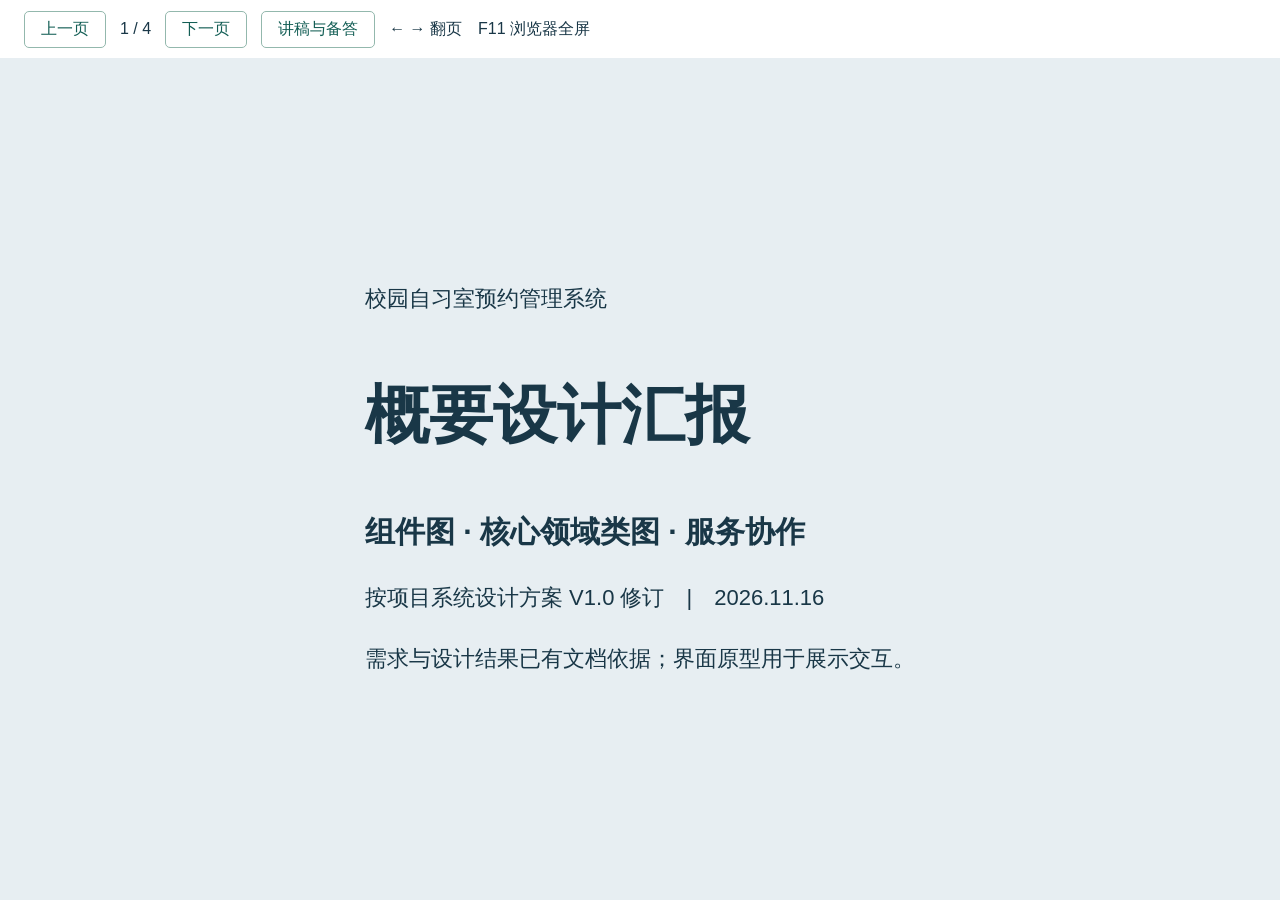
<file: 概要设计汇报包/汇报展示.html>
<!doctype html><html lang="zh-CN"><meta charset="utf-8"><meta name="viewport" content="width=device-width,initial-scale=1"><title>校园自习室预约管理系统概要设计汇报</title><style>*{box-sizing:border-box}body{margin:0;background:#e7eef2;color:#193747;font-family:"Microsoft YaHei",sans-serif}nav{height:58px;display:flex;gap:14px;align-items:center;padding:10px 24px;background:white}button,a{font:inherit;color:#135e55}button{border:1px solid #93b8ad;background:white;padding:7px 16px;border-radius:5px;cursor:pointer}main{height:calc(100vh - 58px)}section{display:none;width:100%;height:100%;align-items:center;justify-content:center}section.active{display:flex}svg{width:100%;height:100%;object-fit:contain}h1{font-size:64px}h2{font-size:30px}.cover{padding:50px}.cover p{font-size:22px;line-height:1.8}#notes{display:none;background:white;padding:25px;max-width:1000px;margin:auto}pre{white-space:pre-wrap;font:18px/1.8 "Microsoft YaHei",sans-serif}body.reading main{display:none}body.reading #notes{display:block}@media print{nav,#notes{display:none!important}main{height:auto}section{display:flex;height:95vh;break-after:page}svg{max-height:95vh}}</style><nav><button id="prev">上一页</button><span id="counter"></span><button id="next">下一页</button><button id="toggle">讲稿与备答</button><span>← → 翻页　F11 浏览器全屏</span></nav><main><section class="active"><div class="cover"><p>校园自习室预约管理系统</p><h1>概要设计汇报</h1><h2>组件图 · 核心领域类图 · 服务协作</h2><p>按项目系统设计方案 V1.0 修订　|　2026.11.16</p><p>需求与设计结果已有文档依据；界面原型用于展示交互。</p></div></section><section class=""><svg xmlns="http://www.w3.org/2000/svg" width="1600" height="1150" viewBox="0 0 1600 1150"><defs><marker id="arrow" markerWidth="10" markerHeight="10" refX="9" refY="5" orient="auto"><path d="M1 1L9 5L1 9" fill="none" stroke="#526777" stroke-width="1.5"/></marker></defs><style>text{font-family:Microsoft YaHei,Arial,sans-serif;fill:#193747}.small{font-size:18px}.edge{fill:none;stroke:#526777;stroke-width:2}</style><rect width="1600" height="1150" fill="#f6f9fb"/><text x="45" y="55" font-size="32">01  组件图：分层结构与业务职责</text><text x="45" y="92" font-size="19">依据系统设计方案 V1.0 第2节重绘 · 逻辑组件，不表示独立部署的微服务</text><rect x="45" y="135" width="390" height="140" rx="7" fill="white" stroke="#16776b" stroke-width="2"/><text x="61" y="158" font-size="16">«component» Vue 3 / TypeScript</text><text x="61" y="183" font-size="23">学生端 / 管理端</text><path d="M45 201h390" stroke="#16776b"/><text x="61" y="229" font-size="19">查询、预约、签到、记录</text><text x="61" y="258" font-size="19">场地维护、人工签到、复核、统计</text><rect x="580" y="135" width="440" height="140" rx="7" fill="white" stroke="#16776b" stroke-width="2"/><text x="596" y="158" font-size="16">«component» Spring MVC</text><text x="596" y="183" font-size="23">API 控制器</text><path d="M580 201h440" stroke="#16776b"/><text x="596" y="229" font-size="19">参数校验、资源归属检查</text><text x="596" y="258" font-size="19">调用业务服务、返回统一响应</text><rect x="1160" y="135" width="395" height="140" rx="7" fill="white" stroke="#16776b" stroke-width="2"/><text x="1176" y="158" font-size="16">«component»</text><text x="1176" y="183" font-size="23">身份与权限</text><path d="M1160 201h395" stroke="#16776b"/><text x="1176" y="229" font-size="19">登录、令牌验证、角色授权</text><text x="1176" y="258" font-size="19">Spring Security / JWT</text><path class="edge" d="M435 220 L580 220" stroke-dasharray="7 5" marker-end="url(#arrow)"/><text x="449" y="202" font-size="18">REST API</text><path class="edge" d="M1020 220 L1160 220" stroke-dasharray="7 5" marker-end="url(#arrow)"/><text x="1032" y="201" font-size="18">使用鉴权</text><rect x="35" y="380" width="1530" height="365" rx="10" fill="#eaf4f1" stroke="#8db6ae" stroke-dasharray="6 4"/><text x="55" y="410" font-size="21">业务服务层  ·  Spring Boot 3  ·  由服务管理事务</text><path class="edge" d="M800 275 L800 380" stroke-dasharray="7 5" marker-end="url(#arrow)"/><text x="820" y="345" font-size="18">调用对应业务接口</text><rect x="55" y="435" width="480" height="140" rx="7" fill="white" stroke="#16776b" stroke-width="2"/><text x="71" y="458" font-size="16">«component»</text><text x="71" y="483" font-size="23">场地与座位</text><path d="M55 501h480" stroke="#16776b"/><text x="71" y="529" font-size="19">楼栋、房间、座位、开放规则</text><text x="71" y="558" font-size="19">维护签到码；查询可用性</text><rect x="560" y="435" width="480" height="140" rx="7" fill="white" stroke="#16776b" stroke-width="2"/><text x="576" y="458" font-size="16">«component»</text><text x="576" y="483" font-size="23">预约</text><path d="M560 501h480" stroke="#16776b"/><text x="576" y="529" font-size="19">资格与冲突检查、创建、取消</text><text x="576" y="558" font-size="19">用户行 → 座位行锁定协议</text><rect x="1065" y="435" width="480" height="140" rx="7" fill="white" stroke="#16776b" stroke-width="2"/><text x="1081" y="458" font-size="16">«component»</text><text x="1081" y="483" font-size="23">履约</text><path d="M1065 501h480" stroke="#16776b"/><text x="1081" y="529" font-size="19">签到、签退、人工确认</text><text x="1081" y="558" font-size="19">超时处理、生成违约候选</text><rect x="55" y="610" width="480" height="111" rx="7" fill="white" stroke="#16776b" stroke-width="2"/><text x="71" y="633" font-size="16">«component»</text><text x="71" y="658" font-size="23">违约与申诉</text><path d="M55 676h480" stroke="#16776b"/><text x="71" y="704" font-size="19">候选、申诉、复核、资格计算</text><rect x="560" y="610" width="480" height="111" rx="7" fill="white" stroke="#16776b" stroke-width="2"/><text x="576" y="633" font-size="16">«component»</text><text x="576" y="658" font-size="23">统计</text><path d="M560 676h480" stroke="#16776b"/><text x="576" y="704" font-size="19">只读汇总预约、签到及场地数据</text><rect x="1065" y="610" width="480" height="111" rx="7" fill="white" stroke="#16776b" stroke-width="2"/><text x="1081" y="633" font-size="16">«component»</text><text x="1081" y="658" font-size="23">审计</text><path d="M1065 676h480" stroke="#16776b"/><text x="1081" y="704" font-size="19">保存关键操作人、时间和结果</text><rect x="470" y="820" width="660" height="111" rx="7" fill="white" stroke="#16776b" stroke-width="2"/><text x="486" y="843" font-size="16">«component»</text><text x="486" y="868" font-size="23">Mapper 数据访问组件</text><path d="M470 886h660" stroke="#16776b"/><text x="486" y="914" font-size="19">MyBatis-Plus：查询、条件更新、锁定查询</text><path class="edge" d="M800 745 L800 820" stroke-dasharray="7 5" marker-end="url(#arrow)"/><text x="825" y="790" font-size="18">各业务服务按职责访问</text><rect x="470" y="1000" width="660" height="64" rx="7" fill="white" stroke="#16776b" stroke-width="2"/><text x="486" y="1031" font-size="23">MySQL 8  业务表与审计记录</text><path d="M470 1048h660" stroke="#16776b"/><path class="edge" d="M800 931 L800 1000" stroke-dasharray="7 5" marker-end="url(#arrow)"/><text x="825" y="986" font-size="18">SQL</text><text x="45" y="1085" font-size="18">虚线箭头：调用者依赖提供者。层内协作见“服务协作类图”；认证在受保护业务执行前完成。</text><text x="45" y="1112" font-size="18">Nginx 提供静态资源与 HTTPS 反向代理；每分钟定时任务调用 CheckInService.expireDue()。</text></svg></section><section class=""><svg xmlns="http://www.w3.org/2000/svg" width="1600" height="1220" viewBox="0 0 1600 1220"><defs><marker id="arrow" markerWidth="10" markerHeight="10" refX="9" refY="5" orient="auto"><path d="M1 1L9 5L1 9" fill="none" stroke="#526777" stroke-width="1.5"/></marker></defs><style>text{font-family:Microsoft YaHei,Arial,sans-serif;fill:#193747}.small{font-size:18px}.edge{fill:none;stroke:#526777;stroke-width:2}</style><rect width="1600" height="1220" fill="#f6f9fb"/><text x="45" y="55" font-size="32">02  核心领域类图：以预约为中心组织业务数据</text><text x="45" y="92" font-size="19">属性按系统设计方案第4节整理 · 为保持可读性省略部分字段、辅助实体和外键属性</text><rect x="45" y="140" width="420" height="180" rx="7" fill="white" stroke="#16776b" stroke-width="2"/><text x="61" y="171" font-size="23">StudyRoom 自习室</text><path d="M45 188h420" stroke="#16776b"/><text x="61" y="216" font-size="19">- id: Long</text><text x="61" y="245" font-size="19">- buildingId: Long</text><text x="61" y="274" font-size="19">- name: String</text><text x="61" y="303" font-size="19">- status: String</text><rect x="590" y="140" width="420" height="180" rx="7" fill="white" stroke="#16776b" stroke-width="2"/><text x="606" y="171" font-size="23">Seat 座位</text><path d="M590 188h420" stroke="#16776b"/><text x="606" y="216" font-size="19">- id: Long</text><text x="606" y="245" font-size="19">- seatNo: String</text><text x="606" y="274" font-size="19">- attributes: String</text><text x="606" y="303" font-size="19">- status: String</text><rect x="1135" y="140" width="420" height="180" rx="7" fill="white" stroke="#16776b" stroke-width="2"/><text x="1151" y="171" font-size="23">User 用户</text><path d="M1135 188h420" stroke="#16776b"/><text x="1151" y="216" font-size="19">- id: Long</text><text x="1151" y="245" font-size="19">- account: String</text><text x="1151" y="274" font-size="19">- passwordHash: String</text><text x="1151" y="303" font-size="19">- role / status: String</text><rect x="45" y="470" width="420" height="180" rx="7" fill="white" stroke="#16776b" stroke-width="2"/><text x="61" y="501" font-size="23">OpeningRule 开放规则</text><path d="M45 518h420" stroke="#16776b"/><text x="61" y="546" font-size="19">- id: Long</text><text x="61" y="575" font-size="19">- weekday: Integer</text><text x="61" y="604" font-size="19">- startTime / endTime: Time</text><text x="61" y="633" font-size="19">- effectiveFrom / To: Date</text><rect x="590" y="470" width="420" height="180" rx="7" fill="white" stroke="#16776b" stroke-width="2"/><text x="606" y="501" font-size="23">Reservation 预约</text><path d="M590 518h420" stroke="#16776b"/><text x="606" y="546" font-size="19">- id: Long</text><text x="606" y="575" font-size="19">- reservationNo: String</text><text x="606" y="604" font-size="19">- startAt / endAt: DateTime</text><text x="606" y="633" font-size="19">- status: String</text><rect x="45" y="850" width="420" height="180" rx="7" fill="white" stroke="#16776b" stroke-width="2"/><text x="61" y="881" font-size="23">CheckIn 签到记录</text><path d="M45 898h420" stroke="#16776b"/><text x="61" y="926" font-size="19">- id: Long</text><text x="61" y="955" font-size="19">- checkedInAt: DateTime</text><text x="61" y="984" font-size="19">- checkedOutAt: DateTime [0..1]</text><text x="61" y="1013" font-size="19">- method: String</text><rect x="590" y="850" width="420" height="180" rx="7" fill="white" stroke="#16776b" stroke-width="2"/><text x="606" y="881" font-size="23">Violation 违约记录</text><path d="M590 898h420" stroke="#16776b"/><text x="606" y="926" font-size="19">- id: Long</text><text x="606" y="955" font-size="19">- occurredAt: DateTime</text><text x="606" y="984" font-size="19">- status: String</text><text x="606" y="1013" font-size="19">- appealText: String [0..1]</text><rect x="1135" y="850" width="420" height="180" rx="7" fill="white" stroke="#16776b" stroke-width="2"/><text x="1151" y="881" font-size="23">ViolationEvent 处理事件</text><path d="M1135 898h420" stroke="#16776b"/><text x="1151" y="926" font-size="19">- id: Long</text><text x="1151" y="955" font-size="19">- action: String</text><text x="1151" y="984" font-size="19">- operatorId: Long</text><text x="1151" y="1013" font-size="19">- reason / createdAt</text><path class="edge" d="M465 235 L590 235"/><text x="478" y="220" font-size="18">1</text><text x="540" y="220" font-size="18">0..*</text><path class="edge" d="M255 320 L255 470"/><text x="269" y="347" font-size="18">1</text><text x="269" y="454" font-size="18">0..*</text><text x="275" y="402" font-size="18">配置</text><path class="edge" d="M800 320 L800 470"/><text x="815" y="347" font-size="18">1</text><text x="815" y="454" font-size="18">0..*</text><text x="825" y="402" font-size="18">关联预约</text><path class="edge" d="M1345 320 L1345 550 L1010 550"/><text x="1360" y="348" font-size="18">1</text><text x="1026" y="534" font-size="18">0..*</text><text x="1150" y="532" font-size="18">发起</text><path class="edge" d="M590 580 L520 580 L520 790 L255 790 L255 850"/><text x="556" y="565" font-size="18">1</text><text x="270" y="837" font-size="18">0..1</text><text x="315" y="775" font-size="18">签到结果</text><path class="edge" d="M800 650 L800 850"/><text x="815" y="679" font-size="18">1</text><text x="815" y="833" font-size="18">0..1</text><text x="825" y="748" font-size="18">违约候选</text><path class="edge" d="M1010 945 L1135 945"/><text x="1022" y="930" font-size="18">1</text><text x="1082" y="930" font-size="18">0..*</text><text x="45" y="1155" font-size="18">实线为普通关联；数量标在各端：每条预约属于1个用户和1个座位，最多1条签到与1条违约记录。</text><text x="45" y="1182" font-size="18">CheckIn.reservationId 与 Violation.reservationId 均唯一；处理历史写入 ViolationEvent。</text><text x="45" y="1209" font-size="18">本图非完整数据库图：Building、CheckInCode、AuditLog 等辅助实体省略；字段类型为汇报简写。</text></svg></section><section class=""><svg xmlns="http://www.w3.org/2000/svg" width="1600" height="1120" viewBox="0 0 1600 1120"><defs><marker id="arrow" markerWidth="10" markerHeight="10" refX="9" refY="5" orient="auto"><path d="M1 1L9 5L1 9" fill="none" stroke="#526777" stroke-width="1.5"/></marker></defs><style>text{font-family:Microsoft YaHei,Arial,sans-serif;fill:#193747}.small{font-size:18px}.edge{fill:none;stroke:#526777;stroke-width:2}</style><rect width="1600" height="1120" fill="#f6f9fb"/><text x="45" y="55" font-size="32">03  服务协作类图：业务规则由服务组织</text><text x="45" y="92" font-size="19">补充页 · 方法名沿用系统设计方案第4.3节 · 虚线箭头表示使用依赖</text><rect x="45" y="160" width="460" height="169" rx="7" fill="white" stroke="#16776b" stroke-width="2"/><text x="61" y="183" font-size="16">«service»</text><text x="61" y="208" font-size="23">ReservationService</text><path d="M45 226h460" stroke="#16776b"/><text x="61" y="254" font-size="19">+ create(request)</text><text x="61" y="283" font-size="19">+ cancel(id)</text><text x="61" y="312" font-size="19">+ findAvailable(query)</text><rect x="600" y="160" width="430" height="140" rx="7" fill="white" stroke="#16776b" stroke-width="2"/><text x="616" y="183" font-size="16">«service»</text><text x="616" y="208" font-size="23">RoomService</text><path d="M600 226h430" stroke="#16776b"/><text x="616" y="254" font-size="19">场地与开放规则维护</text><text x="616" y="283" font-size="19">提供场地查询与规则校验</text><rect x="1120" y="160" width="435" height="140" rx="7" fill="white" stroke="#16776b" stroke-width="2"/><text x="1136" y="183" font-size="16">«service»</text><text x="1136" y="208" font-size="23">StatisticsService</text><path d="M1120 226h435" stroke="#16776b"/><text x="1136" y="254" font-size="19">只读聚合预约与履约数据</text><text x="1136" y="283" font-size="19">统计口径按设计方案第3.4节</text><rect x="45" y="540" width="460" height="198" rx="7" fill="white" stroke="#16776b" stroke-width="2"/><text x="61" y="563" font-size="16">«service»</text><text x="61" y="588" font-size="23">CheckInService</text><path d="M45 606h460" stroke="#16776b"/><text x="61" y="634" font-size="19">+ checkIn(id, code)</text><text x="61" y="663" font-size="19">+ checkOut(id)</text><text x="61" y="692" font-size="19">+ confirmManually(id, reason)</text><text x="61" y="721" font-size="19">+ expireDue()</text><rect x="600" y="540" width="430" height="198" rx="7" fill="white" stroke="#16776b" stroke-width="2"/><text x="616" y="563" font-size="16">«service»</text><text x="616" y="588" font-size="23">ViolationService</text><path d="M600 606h430" stroke="#16776b"/><text x="616" y="634" font-size="19">+ createCandidate(reservationId)</text><text x="616" y="663" font-size="19">+ appeal(id, text)</text><text x="616" y="692" font-size="19">+ review(id, decision, reason)</text><text x="616" y="721" font-size="19">+ canReserve(userId)</text><path class="edge" d="M505 245 L600 245" stroke-dasharray="7 5" marker-end="url(#arrow)"/><text x="515" y="225" font-size="18">场地</text><path class="edge" d="M275 540 L275 329" stroke-dasharray="7 5" marker-end="url(#arrow)"/><text x="293" y="438" font-size="18">读取 / 更新预约</text><path class="edge" d="M505 650 L600 650" stroke-dasharray="7 5" marker-end="url(#arrow)"/><text x="515" y="630" font-size="18">违约</text><path class="edge" d="M480 329 L480 435 L810 435 L810 540" stroke-dasharray="7 5" marker-end="url(#arrow)"/><text x="550" y="416" font-size="18">预约资格查询</text><rect x="1120" y="540" width="435" height="140" rx="7" fill="white" stroke="#16776b" stroke-width="2"/><text x="1136" y="563" font-size="16">«service»</text><text x="1136" y="588" font-size="23">审计服务</text><path d="M1120 606h435" stroke="#16776b"/><text x="1136" y="634" font-size="19">管理操作记录操作者与原因</text><text x="1136" y="663" font-size="19">保留处理结果和时间</text><path class="edge" d="M1030 650 L1120 650" stroke-dasharray="7 5" marker-end="url(#arrow)"/><text x="1038" y="630" font-size="18">审计</text><rect x="370" y="910" width="860" height="111" rx="7" fill="white" stroke="#16776b" stroke-width="2"/><text x="386" y="933" font-size="16">«persistence»</text><text x="386" y="958" font-size="23">Repository / Mapper</text><path d="M370 976h860" stroke="#16776b"/><text x="386" y="1004" font-size="19">业务服务按职责读写实体与锁定查询；不承载角色判断</text><text x="55" y="850" font-size="20">持久化依赖统一说明：各服务 → 对应 Mapper → MySQL；为避免交叉线，未逐一展开。</text><text x="45" y="1055" font-size="18">RoomService 与 StatisticsService 的方法签名原文未列出，本图只标职责；审计服务名称亦为职责标识。</text><text x="45" y="1082" font-size="18">实体保存数据；服务完成权限后的业务校验、事务及协作。依赖不代表异步消息或调用时序。</text></svg></section></main><article id="notes"><h1 style="font-size:32px">讲稿与备答</h1><pre># 校园自习室预约管理系统概要设计汇报讲稿

修订日期：2026年11月16日。正文约5至6分钟，建议先练读一次，再按实际语速调整。展示顺序：组件图 → 核心领域类图 → 服务协作类图。括号内为操作提示，不必读出。

## 开场 约20秒
老师、同学们好，我负责汇报我们组校园自习室预约管理系统概要设计中的组件图和类图。我们的设计围绕“查询座位、创建预约、签到签退、异常处理”这条业务主线展开。组件图说明模块如何分工和协作，类图说明这些功能由哪些对象和服务承接。当前已经有需求、系统设计文档和可交互的界面原型，下面介绍的是设计方案。

## 第一张 组件图 约90秒
（先指向顶部，再向下移动。）

系统采用B/S和前后端分离架构。上方是学生端与管理端，规划使用Vue 3和TypeScript。学生端提供找座、预约、签到和个人记录，管理端提供场地维护、人工签到、违约复核和统计。两端通过REST接口访问后端，Nginx负责静态资源与HTTPS反向代理。

API控制器负责参数校验、调用业务服务及返回统一结果。身份与权限组件使用Spring Security和JWT，受保护操作在执行前必须通过认证授权；学生操作还必须检查预约是不是自己的。

中间是业务服务层。场地与座位组件管理房间、座位、开放规则和签到码。预约组件处理资格、时段冲突、创建与取消。履约组件处理签到、签退、人工确认和签到超时。违约与申诉组件负责候选记录、申诉复核及预约资格计算。统计组件只读汇总业务数据，审计组件记录关键操作人、时间和结果。

下方是MyBatis-Plus数据访问组件和MySQL数据库。事务放在服务层组织，数据访问层负责查询、更新和锁定查询。这里划分的是逻辑组件，它们可以在同一个Spring Boot应用中部署。虚线箭头表示调用者依赖提供者，不表示操作的先后顺序。

## 第二张 核心领域类图 约100秒
（先指向中间的Reservation，再介绍四周关系。）

这张图以Reservation预约类为中心。每条预约对应一个User和一个Seat；一个用户或座位可以有多条历史预约，因此两边都是一对多。多条历史记录不代表允许同一时段重复预约，时间冲突还需要服务层校验。

场地方面，一个StudyRoom包含多个Seat，并配置多条OpeningRule。开放规则记录星期、开放时间以及生效日期，预约时需要结合座位维护状态共同判断是否可用。

预约最多对应一条CheckIn签到记录。刚创建预约时尚未签到，所以是零或一；签到后才创建记录，再把签退时间补进这条记录。数据库中签到表的预约编号设置唯一约束，防止一条预约产生重复签到记录。

预约最多对应一条Violation违约记录，这里同样是零或一。违约候选、申诉和复核围绕这条记录处理。多次处理的历史存入ViolationEvent，所以一条违约可以有多条处理事件。这样既能保存当前处理状态，也能保留每次处理人、原因和时间；撤销违约时不会把原始记录删掉。

图中实体主要保存业务数据，例如预约的起止时间与状态、用户的密码哈希、签到时间和违约状态。为了让图适合汇报，楼栋、签到码和审计日志等辅助实体没有全部展开；业务方法放在下一张服务协作图中说明。

## 第三张 服务协作类图 约90秒
（指向ReservationService，再指向CheckInService和ViolationService。）

ReservationService提供创建、取消和可用性查询。创建预约时，它需要场地规则以及ViolationService提供的预约资格判断。按照设计方案，在同一事务中先锁定用户行，再锁定座位行，然后用当前读检查用户和座位是否存在重叠的有效预约，最后写入预约。这样同时考虑了两个人抢同一个座位，以及同一个人同时抢不同座位的情况。

预约时段采用左闭右开的区间。例如14点到15点，与15点到16点不重叠。取消只允许本人操作待签到预约，并且距离开始时间必须严格大于30分钟。

CheckInService负责签到、签退、人工确认及超时扫描。当前设计的签到窗口是从预约开始到开始后15分钟之前，截止时刻不再接受普通签到。服务端核对身份、预约状态、时间窗口及该房间的有效六位签到码，成功后在同一事务中写入签到记录并更新预约状态。

超时扫描每分钟执行，重新检查待签到状态后，更新为未签到违约并调用违约服务生成候选。状态条件更新与预约编号唯一约束一起保证重复扫描不会生成重复违约。复核由ViolationService处理，关键管理操作记录审计日志。

## 结束 约20秒
这两类图分别落实了模块职责、对象关系和服务协作，为后续接口、数据库和详细设计提供依据。我们还需要统一签到验收时间、信用暂停起算和签到码轮换等细节，并通过后端实现与测试验证并发和状态一致性。我的汇报结束，谢谢大家。

## 时间紧张时的三分钟用法
保留开场；组件图每层只讲一句，重点点出六个业务组件；类图重点讲用户与预约、预约与签到、预约与违约及处理事件；服务图只讲固定锁顺序和签到超时的幂等处理。备答内容不主动逐条念。


# 汇报备答与资料差异核对

## 使用依据与成果范围
本次以压缩包docs/校园自习室预约管理系统_系统设计方案.docx V1.0为主要设计依据，对照软件需求规格说明.docx V1.0、需求讨论结果.docx、项目组讨论记录表.docx，以及prototype/README.md与app.js。压缩包共20个目录或文件条目，没有Java后端源文件、数据库迁移脚本或后端测试。已有的是设计文档和HTML/CSS/原生JavaScript界面原型，Vue与Spring Boot等属于规划技术栈。不能称为从已实现后端代码反向导出的类图，也不能声称已完成并发测试。

重绘依据：组件图对应设计方案第2.1、2.2节；实体关系与唯一约束对应第4.1、4.2节；服务方法对应第4.3节；预约和签到规则对应第3.1、3.2节；安全与签到码对应第6节；待确认项对应第8节。字段类型为便于展示的简写，并非已经确定的Java声明。OpeningRule、ViolationEvent等名称由设计表结构整理；核心图省略Building、CheckInCode、AuditLog、部分属性及关联。

## 相比上一版已修正的内容
- Attendance统一为详细设计使用的CheckIn。
- 预约与违约从0..*修正为0..1，与violation.reservation_id唯一约束一致。
- 增加OpeningRule与ViolationEvent，区分当前违约记录和历次处理事件。
- 将canReserve归入ViolationService；创建取消、签到签退等职责按设计文档归入相应服务。
- 组件图细化为身份权限、场地、预约、履约、违约申诉、统计和审计，并明确API与持久层。
- 补充开始前严格大于30分钟才能取消、15分钟签到窗口、5分钟签到码有效期及固定锁顺序。

## 材料中需要统一的差异

| 问题 | 证据与当前汇报口径 | 尚需处理 |
|---|---|---|
| 签到15分钟与20分钟 | 需求4.2.6和设计3.2采用15分钟；需求AC-03写20分钟。汇报按[start,start+15分钟)讲解 | 设计第8节把20分钟解释为最迟处理验收点，但该解释仍需确认；不能说窗口为20分钟 |
| 原型写提前15分钟签到 | app.js预约成功提示如此，与业务规则相反 | 汇报讲开始后15分钟内；现场演示前应单独修订原型文案，本次未改源项目 |
| 原型签到验证 | app.js只验证六位数字格式，随后显示成功，并未核对真正的签到码、身份或时间；README给出演示码 | 原型只能展示交互，不能证明后端鉴权与签到规则已实现 |
| 预约与签到的数量 | 需求4.3.1及嵌入ER图写1:1；设计4.1明确零或一，check_in表设预约外键唯一 | 生命周期中未签到预约没有签到记录，汇报采用1对0..1 |
| 区间预约的并发 | 早期讨论写座位时段唯一约束、座位置为占用；详细设计3.1改为用户与座位行锁、当前读重叠检查 | 普通唯一约束只排除相同键，不能排除任意重叠区间；采用详细设计方案，不宣传一个全局占用标志 |
| 通知服务 | 需求4.4.1和设计内嵌旧顺序图包含异步通知；设计2.2组件表与5.2文字未给出通知接口和保障 | 本次核心图不引入消息队列或独立通知服务；提醒交付方式需进一步明确 |
| 违约计数与暂停 | 需求写30天内3次有效违约暂停7天；设计3.3建议候选确认后计数，按触发阈值的违约发生时间起算 | 第8节仍列为待确认，不能将候选直接等同有效违约；迟确认及撤销后的重算边界需细化 |
| 签到码 | 六位数字、有效5分钟已有文档依据 | 手动还是自动换码、现场传达方式仍待定，不宣称已自动轮换 |
| 预约范围与结束规则 | 早期讨论的提前7天、最长4小时标为暂定；设计第8节仍待明确 | 不当作已确定限制；提前签退释放、到期未签退及场地变更处理同样待确认 |

## 老师可能追问的问题

**1. 为什么叫组件图，里面却没有把每个功能都部署成独立服务？**
组件表达职责和接口依赖，部署方式是另一层设计。这里的逻辑组件规划在同一个Spring Boot应用内协作，没有独立微服务部署要求。

**2. 为什么类图分成实体和服务两张？**
实体图解释业务数据及数量关系，服务图解释业务操作和协作。设计方案第4.3节已经区分实体、业务服务和Mapper；分图让属性、关联与服务方法更容易读清。

**3. 为什么没有Student与Administrator的继承关系？**
需求分析把管理员视为角色；详细数据设计采用user_account.role。当前实现设计采用角色授权，不需要为了两个页面入口强行增加继承层次。若未来增加不同用户类型的独立行为，再评估继承或角色关联。

**4. 一对多关系是否意味着允许重复预约？**
不意味着。多重性描述历史记录数量。有效预约还需满足区间不重叠，重叠条件是已有start &lt; 请求end且已有end &gt; 请求start。端点相接不重叠。

**5. 为什么锁用户行之后还要锁座位行？**
用户锁避免同一用户在同一时段并发预约多个座位；座位锁避免多个用户并发抢同一座位。必须在同一事务内加锁、当前读校验、写入并提交；所有影响资格或可用性的写操作遵守设计中的锁协议。顺序一致可降低死锁风险，不能承诺绝无死锁，仍需回滚重试处理。

**6. 签到与超时任务同时执行怎么办？**
采用一致加锁顺序，锁内重新检查状态与服务器时间，避免基于过期快照更新。即使签到先拿到锁，若已经超过截止时刻也必须拒绝。状态条件更新和唯一约束防止重复签到、重复候选。

**7. 为什么违约只有一条，还能反复申诉复核？**
Violation表示某次预约的违约事项，ViolationEvent保存每次处理动作。一条事项配多条事件即可追溯处理过程，无需为同一预约重复创建违约事项。

**8. 撤销违约能直接恢复原预约吗？**
按设计3.2与3.3，不能。复核修改违约处理状态并重算信用，预约终态不直接恢复，以免占用已经重新分配给别人的座位；继续使用需要另行预约。

**9. 为什么不用组合关系连接房间、座位？**
文档没有确定对象删除时的级联生命周期规则。普通关联足以表达归属，避免把历史预约、座位删除及数据保留策略提前绑定为组合语义。

**10. 现在是否已经达到300人在线和响应时间指标？**
尚无证据。文档给出容量与性能目标，压缩包没有后端实现和压测结果。汇报时只能说“设计目标”，不能说“已经达到”。

**11. 为什么没有把统计画成数据库中的Summary实体？**
需求中的Summary属于分析概念，详细设计由StatisticsService聚合业务表，未定义独立Summary表。本次不将统计结果误当作已设计的持久实体。

**12. 服务协作图是否列出了全部调用？**
不是。它突出预约、履约和违约之间的关键依赖；各服务到对应Mapper、管理操作到审计的共同依赖以文字归并。RoomService与StatisticsService原文没有方法签名，图上保留职责说明，不虚构具体API。

## 汇报前最后检查
用展示页按左右箭头切换，确认投影上类名和0..1可读。若现场演示原型，先说明它是交互原型；不要用原型成功提示证明业务校验已实现。涉及未统一条目，回答“当前设计采用这一口径，需求与验收文本还需同步”，不要临场补造已确认结论。
</pre></article><script>let idx=0;const ss=[...document.querySelectorAll('section')],counter=document.querySelector('#counter');function show(n){idx=Math.max(0,Math.min(ss.length-1,n));ss.forEach((s,i)=>s.classList.toggle('active',i===idx));counter.textContent=(idx+1)+' / '+ss.length}document.querySelector('#prev').onclick=()=>show(idx-1);document.querySelector('#next').onclick=()=>show(idx+1);document.querySelector('#toggle').onclick=()=>document.body.classList.toggle('reading');document.onkeydown=e=>{if(e.key==='ArrowRight')show(idx+1);if(e.key==='ArrowLeft')show(idx-1)};show(0);</script></html>
</file>
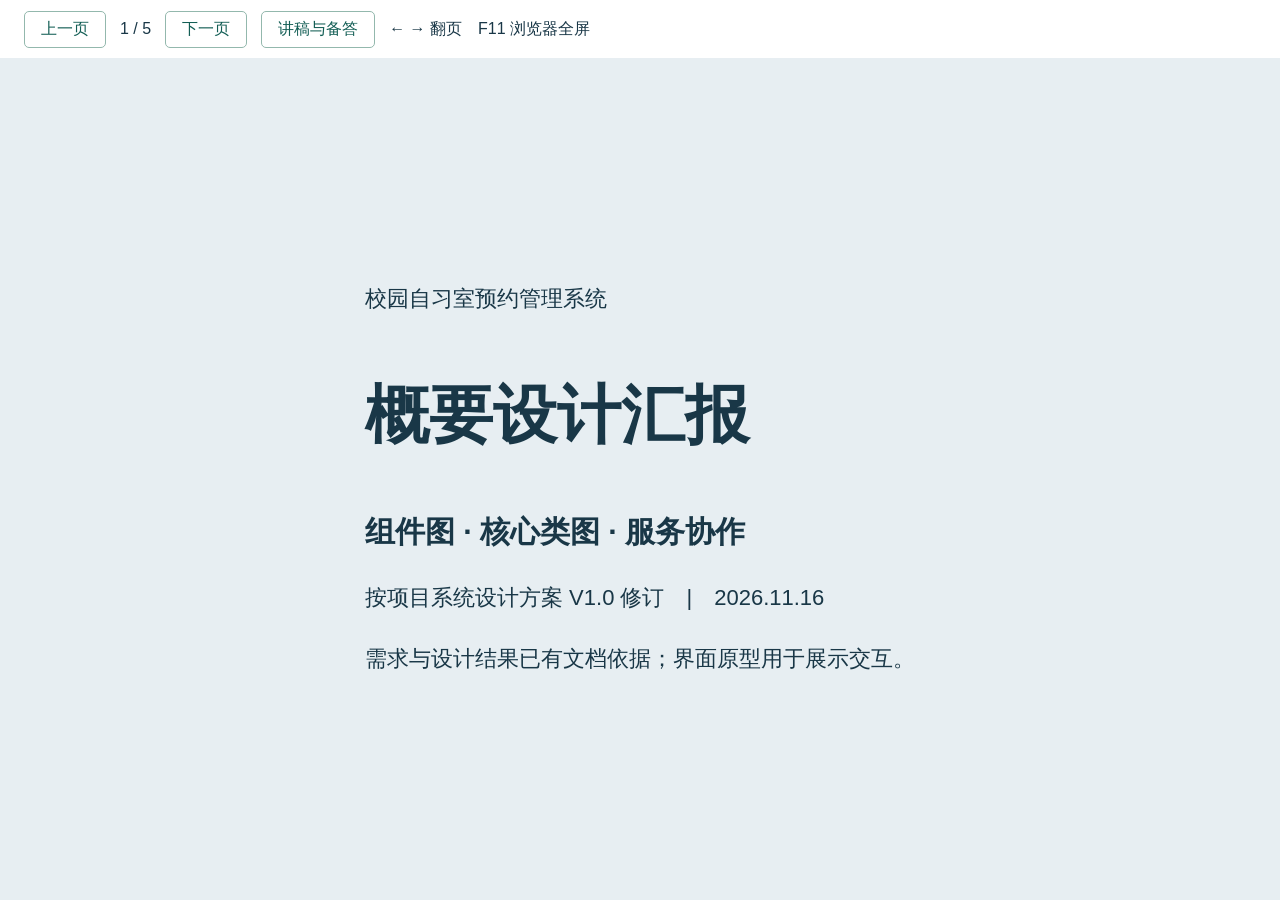
<file: 概要设计汇报包_新/汇报展示.html>
<!doctype html><html lang="zh-CN"><meta charset="utf-8"><meta name="viewport" content="width=device-width,initial-scale=1"><title>校园自习室预约管理系统概要设计汇报</title><style>*{box-sizing:border-box}body{margin:0;background:#e7eef2;color:#193747;font-family:"Microsoft YaHei",sans-serif}nav{height:58px;display:flex;gap:14px;align-items:center;padding:10px 24px;background:white}button,a{font:inherit;color:#135e55}button{border:1px solid #93b8ad;background:white;padding:7px 16px;border-radius:5px;cursor:pointer}main{height:calc(100vh - 58px)}section{display:none;width:100%;height:100%;align-items:center;justify-content:center}section.active{display:flex}svg{width:100%;height:100%;object-fit:contain}h1{font-size:64px}h2{font-size:30px}.cover{padding:50px}.cover p{font-size:22px;line-height:1.8}#notes{display:none;background:white;padding:25px;max-width:1000px;margin:auto}pre{white-space:pre-wrap;font:18px/1.8 "Microsoft YaHei",sans-serif}body.reading main{display:none}body.reading #notes{display:block}@media print{nav,#notes{display:none!important}main{height:auto}section{display:flex;height:95vh;break-after:page}svg{max-height:95vh}}</style><nav><button id="prev">上一页</button><span id="counter"></span><button id="next">下一页</button><button id="toggle">讲稿与备答</button><span>← → 翻页　F11 浏览器全屏</span></nav><main><section class="active"><div class="cover"><p>校园自习室预约管理系统</p><h1>概要设计汇报</h1><h2>组件图 · 核心类图 · 服务协作</h2><p>按项目系统设计方案 V1.0 修订　|　2026.11.16</p><p>需求与设计结果已有文档依据；界面原型用于展示交互。</p></div></section><section data-component-view="overview"><svg data-diagram="d1" xmlns="http://www.w3.org/2000/svg" width="2400" height="1200" viewBox="0 0 2400 1200" role="img" aria-labelledby="title-overview-d1 desc-overview-d1">
<title id="title-overview-d1">校园自习室预约管理系统 UML 组件图</title><desc id="desc-overview-d1">总体接口与数据访问视图，以及同一组组件的关键业务协作视图。圆球表示提供接口，虚线开箭头表示使用依赖。</desc>
<defs><marker id="use-arrow-overview-d1" markerWidth="12" markerHeight="12" refX="11" refY="6" orient="auto" markerUnits="userSpaceOnUse"><path d="M1 1 L11 6 L1 11" fill="none" stroke="#526777" stroke-width="2"/></marker></defs>
<style>svg[data-diagram="d1"] text{font-family:"Microsoft YaHei","Noto Sans CJK SC",Arial,sans-serif}</style>
<g id="overview-overview-d1">
<rect x="0" y="0" width="2400" height="1200" rx="0" fill="#f6f9fb" stroke="none" stroke-width="2"/>
<text x="48" y="54" font-size="35" text-anchor="start" fill="#193747" font-weight="600">01A  UML 组件图 · 总体接口与数据访问</text>
<text x="48" y="93" font-size="22" text-anchor="start" fill="#526777" font-weight="400">保留原有组件划分；API 调用具体业务接口，业务组件通过对应数据访问接口完成持久化。</text>
<rect x="60" y="145" width="400" height="150" rx="0" fill="#fff" stroke="#16776b" stroke-width="2"/>
<text x="78" y="172" font-size="18" text-anchor="start" fill="#52727e" font-weight="400">«component»</text>
<text x="78" y="205" font-size="28" text-anchor="start" fill="#193747" font-weight="600">学生端 / 管理端</text>
<rect x="413" y="161" width="25" height="31" rx="0" fill="#fff" stroke="#16776b" stroke-width="2"/>
<rect x="406" y="166" width="12" height="8" rx="0" fill="#fff" stroke="#16776b" stroke-width="2"/>
<rect x="406" y="179" width="12" height="8" rx="0" fill="#fff" stroke="#16776b" stroke-width="2"/>
<path d="M60,222 L460,222" fill="none" stroke="#8bb5ad" stroke-width="2.3"/>
<text x="78" y="253" font-size="22" text-anchor="start" fill="#193747" font-weight="400">Vue 3 / TypeScript</text>
<text x="78" y="281" font-size="22" text-anchor="start" fill="#193747" font-weight="400">查询、预约、履约与管理操作</text>
<rect x="970" y="145" width="460" height="150" rx="0" fill="#fff" stroke="#16776b" stroke-width="2"/>
<text x="988" y="172" font-size="18" text-anchor="start" fill="#52727e" font-weight="400">«component»</text>
<text x="988" y="205" font-size="28" text-anchor="start" fill="#193747" font-weight="600">API 控制器</text>
<rect x="1383" y="161" width="25" height="31" rx="0" fill="#fff" stroke="#16776b" stroke-width="2"/>
<rect x="1376" y="166" width="12" height="8" rx="0" fill="#fff" stroke="#16776b" stroke-width="2"/>
<rect x="1376" y="179" width="12" height="8" rx="0" fill="#fff" stroke="#16776b" stroke-width="2"/>
<path d="M970,222 L1430,222" fill="none" stroke="#8bb5ad" stroke-width="2.3"/>
<text x="988" y="253" font-size="22" text-anchor="start" fill="#193747" font-weight="400">Spring MVC · 校验与服务调用</text>
<text x="988" y="281" font-size="22" text-anchor="start" fill="#193747" font-weight="400">受保护操作先认证，再校验归属</text>
<rect x="1840" y="145" width="490" height="150" rx="0" fill="#fff" stroke="#16776b" stroke-width="2"/>
<text x="1858" y="172" font-size="18" text-anchor="start" fill="#52727e" font-weight="400">«component»</text>
<text x="1858" y="205" font-size="28" text-anchor="start" fill="#193747" font-weight="600">身份与权限</text>
<rect x="2283" y="161" width="25" height="31" rx="0" fill="#fff" stroke="#16776b" stroke-width="2"/>
<rect x="2276" y="166" width="12" height="8" rx="0" fill="#fff" stroke="#16776b" stroke-width="2"/>
<rect x="2276" y="179" width="12" height="8" rx="0" fill="#fff" stroke="#16776b" stroke-width="2"/>
<path d="M1840,222 L2330,222" fill="none" stroke="#8bb5ad" stroke-width="2.3"/>
<text x="1858" y="253" font-size="22" text-anchor="start" fill="#193747" font-weight="400">Spring Security / JWT</text>
<text x="1858" y="281" font-size="22" text-anchor="start" fill="#193747" font-weight="400">登录、令牌验证、角色授权</text>
<path d="M970,210 L720,210" fill="none" stroke="#16776b" stroke-width="2.3"/>
<circle cx="720" cy="210" r="11" fill="white" stroke="#16776b" stroke-width="2.5"/>
<text x="720" y="188" font-size="22" text-anchor="middle" fill="#12675d" font-weight="600">REST API /api/v1</text>
<path d="M460,210 L709,210" fill="none" stroke="#526777" stroke-width="2.3" stroke-dasharray="9 6" marker-end="url(#use-arrow-overview-d1)"/>
<text x="550" y="244" font-size="20" text-anchor="start" fill="#193747" font-weight="400">HTTPS / JSON</text>
<path d="M1840,210 L1640,210" fill="none" stroke="#16776b" stroke-width="2.3"/>
<circle cx="1640" cy="210" r="11" fill="white" stroke="#16776b" stroke-width="2.5"/>
<text x="1640" y="188" font-size="22" text-anchor="middle" fill="#12675d" font-weight="600">IIdentity</text>
<path d="M1430,210 L1629,210" fill="none" stroke="#526777" stroke-width="2.3" stroke-dasharray="9 6" marker-end="url(#use-arrow-overview-d1)"/>
<text x="1530" y="244" font-size="20" text-anchor="start" fill="#193747" font-weight="400">认证与授权</text>
<rect x="60" y="490" width="330" height="160" rx="0" fill="#fff" stroke="#16776b" stroke-width="2"/>
<text x="78" y="517" font-size="18" text-anchor="start" fill="#52727e" font-weight="400">«component»</text>
<text x="78" y="550" font-size="28" text-anchor="start" fill="#193747" font-weight="600">场地与座位</text>
<rect x="343" y="506" width="25" height="31" rx="0" fill="#fff" stroke="#16776b" stroke-width="2"/>
<rect x="336" y="511" width="12" height="8" rx="0" fill="#fff" stroke="#16776b" stroke-width="2"/>
<rect x="336" y="524" width="12" height="8" rx="0" fill="#fff" stroke="#16776b" stroke-width="2"/>
<path d="M60,567 L390,567" fill="none" stroke="#8bb5ad" stroke-width="2.3"/>
<text x="78" y="598" font-size="22" text-anchor="start" fill="#193747" font-weight="400">场地、座位、规则与签到码</text>
<text x="78" y="626" font-size="22" text-anchor="start" fill="#193747" font-weight="400">提供查询与维护</text>
<path d="M225,490 L225,440" fill="none" stroke="#16776b" stroke-width="2.3"/>
<circle cx="225" cy="440" r="11" fill="white" stroke="#16776b" stroke-width="2.5"/>
<text x="247" y="448" font-size="22" text-anchor="start" fill="#12675d" font-weight="600">IRoom</text>
<path d="M1010,295 L1010,320 L225,320 L225,429" fill="none" stroke="#526777" stroke-width="2.3" stroke-dasharray="9 6" marker-end="url(#use-arrow-overview-d1)"/>
<rect x="450" y="490" width="330" height="160" rx="0" fill="#fff" stroke="#16776b" stroke-width="2"/>
<text x="468" y="517" font-size="18" text-anchor="start" fill="#52727e" font-weight="400">«component»</text>
<text x="468" y="550" font-size="28" text-anchor="start" fill="#193747" font-weight="600">预约</text>
<rect x="733" y="506" width="25" height="31" rx="0" fill="#fff" stroke="#16776b" stroke-width="2"/>
<rect x="726" y="511" width="12" height="8" rx="0" fill="#fff" stroke="#16776b" stroke-width="2"/>
<rect x="726" y="524" width="12" height="8" rx="0" fill="#fff" stroke="#16776b" stroke-width="2"/>
<path d="M450,567 L780,567" fill="none" stroke="#8bb5ad" stroke-width="2.3"/>
<text x="468" y="598" font-size="22" text-anchor="start" fill="#193747" font-weight="400">预约资格与时段冲突检查</text>
<text x="468" y="626" font-size="22" text-anchor="start" fill="#193747" font-weight="400">创建、取消、可用性查询</text>
<path d="M615,490 L615,440" fill="none" stroke="#16776b" stroke-width="2.3"/>
<circle cx="615" cy="440" r="11" fill="white" stroke="#16776b" stroke-width="2.5"/>
<text x="637" y="448" font-size="22" text-anchor="start" fill="#12675d" font-weight="600">IReservation</text>
<path d="M1090,295 L1090,345 L615,345 L615,429" fill="none" stroke="#526777" stroke-width="2.3" stroke-dasharray="9 6" marker-end="url(#use-arrow-overview-d1)"/>
<rect x="840" y="490" width="330" height="160" rx="0" fill="#fff" stroke="#16776b" stroke-width="2"/>
<text x="858" y="517" font-size="18" text-anchor="start" fill="#52727e" font-weight="400">«component»</text>
<text x="858" y="550" font-size="28" text-anchor="start" fill="#193747" font-weight="600">履约</text>
<rect x="1123" y="506" width="25" height="31" rx="0" fill="#fff" stroke="#16776b" stroke-width="2"/>
<rect x="1116" y="511" width="12" height="8" rx="0" fill="#fff" stroke="#16776b" stroke-width="2"/>
<rect x="1116" y="524" width="12" height="8" rx="0" fill="#fff" stroke="#16776b" stroke-width="2"/>
<path d="M840,567 L1170,567" fill="none" stroke="#8bb5ad" stroke-width="2.3"/>
<text x="858" y="598" font-size="22" text-anchor="start" fill="#193747" font-weight="400">签到、签退、人工确认</text>
<text x="858" y="626" font-size="22" text-anchor="start" fill="#193747" font-weight="400">超时处理与违约候选</text>
<path d="M1005,490 L1005,440" fill="none" stroke="#16776b" stroke-width="2.3"/>
<circle cx="1005" cy="440" r="11" fill="white" stroke="#16776b" stroke-width="2.5"/>
<text x="1027" y="448" font-size="22" text-anchor="start" fill="#12675d" font-weight="600">ICheckIn</text>
<path d="M1200,295 L1200,370 L1005,370 L1005,429" fill="none" stroke="#526777" stroke-width="2.3" stroke-dasharray="9 6" marker-end="url(#use-arrow-overview-d1)"/>
<rect x="1230" y="490" width="330" height="160" rx="0" fill="#fff" stroke="#16776b" stroke-width="2"/>
<text x="1248" y="517" font-size="18" text-anchor="start" fill="#52727e" font-weight="400">«component»</text>
<text x="1248" y="550" font-size="28" text-anchor="start" fill="#193747" font-weight="600">违约与申诉</text>
<rect x="1513" y="506" width="25" height="31" rx="0" fill="#fff" stroke="#16776b" stroke-width="2"/>
<rect x="1506" y="511" width="12" height="8" rx="0" fill="#fff" stroke="#16776b" stroke-width="2"/>
<rect x="1506" y="524" width="12" height="8" rx="0" fill="#fff" stroke="#16776b" stroke-width="2"/>
<path d="M1230,567 L1560,567" fill="none" stroke="#8bb5ad" stroke-width="2.3"/>
<text x="1248" y="598" font-size="22" text-anchor="start" fill="#193747" font-weight="400">候选、申诉与复核</text>
<text x="1248" y="626" font-size="22" text-anchor="start" fill="#193747" font-weight="400">计算预约资格</text>
<path d="M1395,490 L1395,440" fill="none" stroke="#16776b" stroke-width="2.3"/>
<circle cx="1395" cy="440" r="11" fill="white" stroke="#16776b" stroke-width="2.5"/>
<text x="1417" y="448" font-size="22" text-anchor="start" fill="#12675d" font-weight="600">IViolation</text>
<path d="M1310,295 L1310,345 L1395,345 L1395,429" fill="none" stroke="#526777" stroke-width="2.3" stroke-dasharray="9 6" marker-end="url(#use-arrow-overview-d1)"/>
<rect x="1620" y="490" width="330" height="160" rx="0" fill="#fff" stroke="#16776b" stroke-width="2"/>
<text x="1638" y="517" font-size="18" text-anchor="start" fill="#52727e" font-weight="400">«component»</text>
<text x="1638" y="550" font-size="28" text-anchor="start" fill="#193747" font-weight="600">统计</text>
<rect x="1903" y="506" width="25" height="31" rx="0" fill="#fff" stroke="#16776b" stroke-width="2"/>
<rect x="1896" y="511" width="12" height="8" rx="0" fill="#fff" stroke="#16776b" stroke-width="2"/>
<rect x="1896" y="524" width="12" height="8" rx="0" fill="#fff" stroke="#16776b" stroke-width="2"/>
<path d="M1620,567 L1950,567" fill="none" stroke="#8bb5ad" stroke-width="2.3"/>
<text x="1638" y="598" font-size="22" text-anchor="start" fill="#193747" font-weight="400">只读汇总与导出</text>
<text x="1638" y="626" font-size="22" text-anchor="start" fill="#193747" font-weight="400">预约、签到和场地数据</text>
<path d="M1785,490 L1785,440" fill="none" stroke="#16776b" stroke-width="2.3"/>
<circle cx="1785" cy="440" r="11" fill="white" stroke="#16776b" stroke-width="2.5"/>
<text x="1807" y="448" font-size="22" text-anchor="start" fill="#12675d" font-weight="600">IStatistics</text>
<path d="M1390,295 L1390,320 L1785,320 L1785,429" fill="none" stroke="#526777" stroke-width="2.3" stroke-dasharray="9 6" marker-end="url(#use-arrow-overview-d1)"/>
<rect x="2010" y="490" width="330" height="160" rx="0" fill="#fff" stroke="#16776b" stroke-width="2"/>
<text x="2028" y="517" font-size="18" text-anchor="start" fill="#52727e" font-weight="400">«component»</text>
<text x="2028" y="550" font-size="28" text-anchor="start" fill="#193747" font-weight="600">审计</text>
<rect x="2293" y="506" width="25" height="31" rx="0" fill="#fff" stroke="#16776b" stroke-width="2"/>
<rect x="2286" y="511" width="12" height="8" rx="0" fill="#fff" stroke="#16776b" stroke-width="2"/>
<rect x="2286" y="524" width="12" height="8" rx="0" fill="#fff" stroke="#16776b" stroke-width="2"/>
<path d="M2010,567 L2340,567" fill="none" stroke="#8bb5ad" stroke-width="2.3"/>
<text x="2028" y="598" font-size="22" text-anchor="start" fill="#193747" font-weight="400">记录关键管理操作</text>
<text x="2028" y="626" font-size="22" text-anchor="start" fill="#193747" font-weight="400">操作人、对象、时间与结果</text>
<path d="M2175,490 L2175,440" fill="none" stroke="#16776b" stroke-width="2.3"/>
<circle cx="2175" cy="440" r="11" fill="white" stroke="#16776b" stroke-width="2.5"/>
<text x="2197" y="448" font-size="22" text-anchor="start" fill="#12675d" font-weight="600">IAudit</text>
<text x="2175" y="385" font-size="19" text-anchor="middle" fill="#526777" font-weight="400">内部审计接口 · 见 01B</text>
<rect x="60" y="815" width="2270" height="125" rx="0" fill="#fff" stroke="#16776b" stroke-width="2"/>
<text x="78" y="842" font-size="18" text-anchor="start" fill="#52727e" font-weight="400">«component»</text>
<text x="78" y="875" font-size="28" text-anchor="start" fill="#193747" font-weight="600">Mapper 数据访问组件</text>
<rect x="2283" y="831" width="25" height="31" rx="0" fill="#fff" stroke="#16776b" stroke-width="2"/>
<rect x="2276" y="836" width="12" height="8" rx="0" fill="#fff" stroke="#16776b" stroke-width="2"/>
<rect x="2276" y="849" width="12" height="8" rx="0" fill="#fff" stroke="#16776b" stroke-width="2"/>
<path d="M60,892 L2330,892" fill="none" stroke="#8bb5ad" stroke-width="2.3"/>
<text x="78" y="923" font-size="22" text-anchor="start" fill="#193747" font-weight="400">MyBatis-Plus · 按职责封装查询、条件更新与锁定查询；事务边界由业务服务控制</text>
<path d="M225,815 L225,760" fill="none" stroke="#16776b" stroke-width="2.3"/>
<circle cx="225" cy="760" r="11" fill="white" stroke="#16776b" stroke-width="2.5"/>
<text x="245" y="768" font-size="22" text-anchor="start" fill="#12675d" font-weight="600">场地数据访问</text>
<path d="M225,650 L225,749" fill="none" stroke="#526777" stroke-width="2.3" stroke-dasharray="9 6" marker-end="url(#use-arrow-overview-d1)"/>
<path d="M615,815 L615,760" fill="none" stroke="#16776b" stroke-width="2.3"/>
<circle cx="615" cy="760" r="11" fill="white" stroke="#16776b" stroke-width="2.5"/>
<text x="635" y="768" font-size="22" text-anchor="start" fill="#12675d" font-weight="600">预约数据访问</text>
<path d="M615,650 L615,749" fill="none" stroke="#526777" stroke-width="2.3" stroke-dasharray="9 6" marker-end="url(#use-arrow-overview-d1)"/>
<path d="M1005,815 L1005,760" fill="none" stroke="#16776b" stroke-width="2.3"/>
<circle cx="1005" cy="760" r="11" fill="white" stroke="#16776b" stroke-width="2.5"/>
<text x="1025" y="768" font-size="22" text-anchor="start" fill="#12675d" font-weight="600">履约数据访问</text>
<path d="M1005,650 L1005,749" fill="none" stroke="#526777" stroke-width="2.3" stroke-dasharray="9 6" marker-end="url(#use-arrow-overview-d1)"/>
<path d="M1395,815 L1395,760" fill="none" stroke="#16776b" stroke-width="2.3"/>
<circle cx="1395" cy="760" r="11" fill="white" stroke="#16776b" stroke-width="2.5"/>
<text x="1415" y="768" font-size="22" text-anchor="start" fill="#12675d" font-weight="600">违约数据访问</text>
<path d="M1395,650 L1395,749" fill="none" stroke="#526777" stroke-width="2.3" stroke-dasharray="9 6" marker-end="url(#use-arrow-overview-d1)"/>
<path d="M1785,815 L1785,760" fill="none" stroke="#16776b" stroke-width="2.3"/>
<circle cx="1785" cy="760" r="11" fill="white" stroke="#16776b" stroke-width="2.5"/>
<text x="1805" y="768" font-size="22" text-anchor="start" fill="#12675d" font-weight="600">统计只读查询</text>
<path d="M1785,650 L1785,749" fill="none" stroke="#526777" stroke-width="2.3" stroke-dasharray="9 6" marker-end="url(#use-arrow-overview-d1)"/>
<path d="M2175,815 L2175,760" fill="none" stroke="#16776b" stroke-width="2.3"/>
<circle cx="2175" cy="760" r="11" fill="white" stroke="#16776b" stroke-width="2.5"/>
<text x="2195" y="768" font-size="22" text-anchor="start" fill="#12675d" font-weight="600">审计日志写入</text>
<path d="M2175,650 L2175,749" fill="none" stroke="#526777" stroke-width="2.3" stroke-dasharray="9 6" marker-end="url(#use-arrow-overview-d1)"/>
<path d="M2330,875 L2370,875" fill="none" stroke="#16776b" stroke-width="2.3"/>
<circle cx="2370" cy="875" r="11" fill="white" stroke="#16776b" stroke-width="2.5"/>
<text x="2370" y="875" font-size="22" text-anchor="middle" fill="#12675d" font-weight="600"></text>
<path d="M2330,240 L2380,240 L2380,705 L2370,705 L2370,864" fill="none" stroke="#526777" stroke-width="2.3" stroke-dasharray="9 6" marker-end="url(#use-arrow-overview-d1)"/>
<text x="2335" y="737" font-size="19" text-anchor="end" fill="#12675d" font-weight="400">用户数据</text>
<rect x="885" y="1040" width="630" height="115" rx="0" fill="#fff" stroke="#16776b" stroke-width="2"/>
<text x="903" y="1067" font-size="18" text-anchor="start" fill="#52727e" font-weight="400">«component»</text>
<text x="903" y="1100" font-size="28" text-anchor="start" fill="#193747" font-weight="600">MySQL 8 数据库</text>
<rect x="1468" y="1056" width="25" height="31" rx="0" fill="#fff" stroke="#16776b" stroke-width="2"/>
<rect x="1461" y="1061" width="12" height="8" rx="0" fill="#fff" stroke="#16776b" stroke-width="2"/>
<rect x="1461" y="1074" width="12" height="8" rx="0" fill="#fff" stroke="#16776b" stroke-width="2"/>
<path d="M885,1117 L1515,1117" fill="none" stroke="#8bb5ad" stroke-width="2.3"/>
<text x="903" y="1148" font-size="22" text-anchor="start" fill="#193747" font-weight="400">保存业务表、账号数据和审计记录</text>
<path d="M1200,1040 L1200,993" fill="none" stroke="#16776b" stroke-width="2.3"/>
<circle cx="1200" cy="993" r="11" fill="white" stroke="#16776b" stroke-width="2.5"/>
<text x="1232" y="1000" font-size="22" text-anchor="start" fill="#12675d" font-weight="600">SQL / JDBC</text>
<path d="M1200,940 L1200,982" fill="none" stroke="#526777" stroke-width="2.3" stroke-dasharray="9 6" marker-end="url(#use-arrow-overview-d1)"/>
<text x="60" y="1000" font-size="23" text-anchor="start" fill="#193747" font-weight="600">逻辑组件视图</text>
<text x="60" y="1036" font-size="22" text-anchor="start" fill="#193747" font-weight="400">业务组件可在同一后端应用中部署。</text>
<text x="60" y="1071" font-size="22" text-anchor="start" fill="#193747" font-weight="400">Nginx、节点与网络拓扑留在部署视图中。</text>
<text x="60" y="1145" font-size="22" text-anchor="start" fill="#526777" font-weight="400">依赖方向：使用方 → 提供接口；组件间的业务协作在 01B 展开。</text>
</g></svg></section><section data-component-view="collaboration"><svg data-diagram="d2" xmlns="http://www.w3.org/2000/svg" width="2400" height="1240" viewBox="0 1200 2400 1240" role="img" aria-labelledby="title-collaboration-d2 desc-collaboration-d2">
<title id="title-collaboration-d2">校园自习室预约管理系统 UML 组件图</title><desc id="desc-collaboration-d2">总体接口与数据访问视图，以及同一组组件的关键业务协作视图。圆球表示提供接口，虚线开箭头表示使用依赖。</desc>
<defs><marker id="use-arrow-collaboration-d2" markerWidth="12" markerHeight="12" refX="11" refY="6" orient="auto" markerUnits="userSpaceOnUse"><path d="M1 1 L11 6 L1 11" fill="none" stroke="#526777" stroke-width="2"/></marker></defs>
<style>svg[data-diagram="d2"] text{font-family:"Microsoft YaHei","Noto Sans CJK SC",Arial,sans-serif}</style>
<g id="collaboration-collaboration-d2">
<rect x="0" y="1200" width="2400" height="1240" rx="0" fill="#f6f9fb" stroke="none" stroke-width="2"/>
<text x="48" y="1254" font-size="35" text-anchor="start" fill="#193747" font-weight="600">01B  UML 组件图 · 关键业务协作</text>
<text x="48" y="1293" font-size="22" text-anchor="start" fill="#526777" font-weight="400">与 01A 中同名的框是同一组件；此处展开业务依赖及典型管理操作的审计依赖。</text>
<rect x="80" y="1420" width="420" height="160" rx="0" fill="#fff" stroke="#16776b" stroke-width="2"/>
<text x="98" y="1447" font-size="18" text-anchor="start" fill="#52727e" font-weight="400">«component»</text>
<text x="98" y="1480" font-size="28" text-anchor="start" fill="#193747" font-weight="600">场地与座位</text>
<rect x="453" y="1436" width="25" height="31" rx="0" fill="#fff" stroke="#16776b" stroke-width="2"/>
<rect x="446" y="1441" width="12" height="8" rx="0" fill="#fff" stroke="#16776b" stroke-width="2"/>
<rect x="446" y="1454" width="12" height="8" rx="0" fill="#fff" stroke="#16776b" stroke-width="2"/>
<path d="M80,1497 L500,1497" fill="none" stroke="#8bb5ad" stroke-width="2.3"/>
<text x="98" y="1528" font-size="22" text-anchor="start" fill="#193747" font-weight="400">提供场地与开放规则</text>
<text x="98" y="1556" font-size="22" text-anchor="start" fill="#193747" font-weight="400">维护时检查已有预约</text>
<rect x="990" y="1420" width="420" height="160" rx="0" fill="#fff" stroke="#16776b" stroke-width="2"/>
<text x="1008" y="1447" font-size="18" text-anchor="start" fill="#52727e" font-weight="400">«component»</text>
<text x="1008" y="1480" font-size="28" text-anchor="start" fill="#193747" font-weight="600">预约</text>
<rect x="1363" y="1436" width="25" height="31" rx="0" fill="#fff" stroke="#16776b" stroke-width="2"/>
<rect x="1356" y="1441" width="12" height="8" rx="0" fill="#fff" stroke="#16776b" stroke-width="2"/>
<rect x="1356" y="1454" width="12" height="8" rx="0" fill="#fff" stroke="#16776b" stroke-width="2"/>
<path d="M990,1497 L1410,1497" fill="none" stroke="#8bb5ad" stroke-width="2.3"/>
<text x="1008" y="1528" font-size="22" text-anchor="start" fill="#193747" font-weight="400">创建、取消及预约查询</text>
<text x="1008" y="1556" font-size="22" text-anchor="start" fill="#193747" font-weight="400">提供预约状态读取与更新能力</text>
<rect x="1900" y="1420" width="420" height="160" rx="0" fill="#fff" stroke="#16776b" stroke-width="2"/>
<text x="1918" y="1447" font-size="18" text-anchor="start" fill="#52727e" font-weight="400">«component»</text>
<text x="1918" y="1480" font-size="28" text-anchor="start" fill="#193747" font-weight="600">履约</text>
<rect x="2273" y="1436" width="25" height="31" rx="0" fill="#fff" stroke="#16776b" stroke-width="2"/>
<rect x="2266" y="1441" width="12" height="8" rx="0" fill="#fff" stroke="#16776b" stroke-width="2"/>
<rect x="2266" y="1454" width="12" height="8" rx="0" fill="#fff" stroke="#16776b" stroke-width="2"/>
<path d="M1900,1497 L2320,1497" fill="none" stroke="#8bb5ad" stroke-width="2.3"/>
<text x="1918" y="1528" font-size="22" text-anchor="start" fill="#193747" font-weight="400">签到、签退、人工确认</text>
<text x="1918" y="1556" font-size="22" text-anchor="start" fill="#193747" font-weight="400">超时处理与违约候选</text>
<rect x="80" y="1880" width="420" height="160" rx="0" fill="#fff" stroke="#16776b" stroke-width="2"/>
<text x="98" y="1907" font-size="18" text-anchor="start" fill="#52727e" font-weight="400">«component»</text>
<text x="98" y="1940" font-size="28" text-anchor="start" fill="#193747" font-weight="600">统计</text>
<rect x="453" y="1896" width="25" height="31" rx="0" fill="#fff" stroke="#16776b" stroke-width="2"/>
<rect x="446" y="1901" width="12" height="8" rx="0" fill="#fff" stroke="#16776b" stroke-width="2"/>
<rect x="446" y="1914" width="12" height="8" rx="0" fill="#fff" stroke="#16776b" stroke-width="2"/>
<path d="M80,1957 L500,1957" fill="none" stroke="#8bb5ad" stroke-width="2.3"/>
<text x="98" y="1988" font-size="22" text-anchor="start" fill="#193747" font-weight="400">通过统计只读查询接口访问数据</text>
<text x="98" y="2016" font-size="22" text-anchor="start" fill="#193747" font-weight="400">本视图不引入其他服务调用</text>
<rect x="990" y="1880" width="420" height="160" rx="0" fill="#fff" stroke="#16776b" stroke-width="2"/>
<text x="1008" y="1907" font-size="18" text-anchor="start" fill="#52727e" font-weight="400">«component»</text>
<text x="1008" y="1940" font-size="28" text-anchor="start" fill="#193747" font-weight="600">违约与申诉</text>
<rect x="1363" y="1896" width="25" height="31" rx="0" fill="#fff" stroke="#16776b" stroke-width="2"/>
<rect x="1356" y="1901" width="12" height="8" rx="0" fill="#fff" stroke="#16776b" stroke-width="2"/>
<rect x="1356" y="1914" width="12" height="8" rx="0" fill="#fff" stroke="#16776b" stroke-width="2"/>
<path d="M990,1957 L1410,1957" fill="none" stroke="#8bb5ad" stroke-width="2.3"/>
<text x="1008" y="1988" font-size="22" text-anchor="start" fill="#193747" font-weight="400">资格判断、候选生成</text>
<text x="1008" y="2016" font-size="22" text-anchor="start" fill="#193747" font-weight="400">申诉与管理员复核</text>
<rect x="1900" y="1880" width="420" height="160" rx="0" fill="#fff" stroke="#16776b" stroke-width="2"/>
<text x="1918" y="1907" font-size="18" text-anchor="start" fill="#52727e" font-weight="400">«component»</text>
<text x="1918" y="1940" font-size="28" text-anchor="start" fill="#193747" font-weight="600">审计</text>
<rect x="2273" y="1896" width="25" height="31" rx="0" fill="#fff" stroke="#16776b" stroke-width="2"/>
<rect x="2266" y="1901" width="12" height="8" rx="0" fill="#fff" stroke="#16776b" stroke-width="2"/>
<rect x="2266" y="1914" width="12" height="8" rx="0" fill="#fff" stroke="#16776b" stroke-width="2"/>
<path d="M1900,1957 L2320,1957" fill="none" stroke="#8bb5ad" stroke-width="2.3"/>
<text x="1918" y="1988" font-size="22" text-anchor="start" fill="#193747" font-weight="400">记录关键管理操作</text>
<text x="1918" y="2016" font-size="22" text-anchor="start" fill="#193747" font-weight="400">保存操作人、原因、时间和结果</text>
<path d="M500,1470 L690,1470" fill="none" stroke="#16776b" stroke-width="2.3"/>
<circle cx="690" cy="1470" r="11" fill="white" stroke="#16776b" stroke-width="2.5"/>
<text x="690" y="1445" font-size="22" text-anchor="middle" fill="#12675d" font-weight="600">IRoomRules</text>
<path d="M990,1470 L701,1470" fill="none" stroke="#526777" stroke-width="2.3" stroke-dasharray="9 6" marker-end="url(#use-arrow-collaboration-d2)"/>
<text x="830" y="1450" font-size="19" text-anchor="middle" fill="#193747" font-weight="400">场地与规则查询</text>
<path d="M990,1540 L810,1540" fill="none" stroke="#16776b" stroke-width="2.3"/>
<circle cx="810" cy="1540" r="11" fill="white" stroke="#16776b" stroke-width="2.5"/>
<text x="810" y="1580" font-size="22" text-anchor="middle" fill="#12675d" font-weight="600">IReservationQuery</text>
<path d="M500,1540 L799,1540" fill="none" stroke="#526777" stroke-width="2.3" stroke-dasharray="9 6" marker-end="url(#use-arrow-collaboration-d2)"/>
<text x="645" y="1522" font-size="19" text-anchor="middle" fill="#193747" font-weight="400">检查已有预约</text>
<path d="M1410,1485 L1640,1485" fill="none" stroke="#16776b" stroke-width="2.3"/>
<circle cx="1640" cy="1485" r="11" fill="white" stroke="#16776b" stroke-width="2.5"/>
<text x="1640" y="1450" font-size="22" text-anchor="middle" fill="#12675d" font-weight="600">IReservationState</text>
<path d="M1900,1485 L1651,1485" fill="none" stroke="#526777" stroke-width="2.3" stroke-dasharray="9 6" marker-end="url(#use-arrow-collaboration-d2)"/>
<text x="1700" y="1523" font-size="20" text-anchor="middle" fill="#193747" font-weight="400">读取 / 条件更新预约</text>
<path d="M1200,1880 L1200,1770" fill="none" stroke="#16776b" stroke-width="2.3"/>
<circle cx="1200" cy="1770" r="11" fill="white" stroke="#16776b" stroke-width="2.5"/>
<text x="1230" y="1780" font-size="22" text-anchor="start" fill="#12675d" font-weight="600">IEligibility</text>
<path d="M1200,1580 L1200,1759" fill="none" stroke="#526777" stroke-width="2.3" stroke-dasharray="9 6" marker-end="url(#use-arrow-collaboration-d2)"/>
<text x="1230" y="1664" font-size="22" text-anchor="start" fill="#193747" font-weight="400">预约资格判断</text>
<text x="1230" y="1697" font-size="20" text-anchor="start" fill="#526777" font-weight="400">canReserve(userId)</text>
<path d="M1410,1940 L1650,1940" fill="none" stroke="#16776b" stroke-width="2.3"/>
<circle cx="1650" cy="1940" r="11" fill="white" stroke="#16776b" stroke-width="2.5"/>
<text x="1668" y="1980" font-size="22" text-anchor="middle" fill="#12675d" font-weight="600">IViolationCandidate</text>
<path d="M2070,1580 L2070,1670 L1650,1670 L1650,1929" fill="none" stroke="#526777" stroke-width="2.3" stroke-dasharray="9 6" marker-end="url(#use-arrow-collaboration-d2)"/>
<text x="1680" y="1750" font-size="22" text-anchor="start" fill="#193747" font-weight="400">生成违约候选</text>
<text x="1680" y="1782" font-size="20" text-anchor="start" fill="#526777" font-weight="400">createCandidate(...)</text>
<path d="M2110,1880 L2110,1790" fill="none" stroke="#16776b" stroke-width="2.3"/>
<circle cx="2110" cy="1790" r="11" fill="white" stroke="#16776b" stroke-width="2.5"/>
<text x="2140" y="1798" font-size="22" text-anchor="start" fill="#12675d" font-weight="600">IAudit</text>
<path d="M2240,1580 L2240,1720 L2110,1720 L2110,1779" fill="none" stroke="#526777" stroke-width="2.3" stroke-dasharray="9 6" marker-end="url(#use-arrow-collaboration-d2)"/>
<text x="2270" y="1670" font-size="20" text-anchor="end" fill="#193747" font-weight="400">人工确认</text>
<path d="M1900,2000 L1780,2000" fill="none" stroke="#16776b" stroke-width="2.3"/>
<circle cx="1780" cy="2000" r="11" fill="white" stroke="#16776b" stroke-width="2.5"/>
<text x="1780" y="2036" font-size="22" text-anchor="middle" fill="#12675d" font-weight="600">IAudit</text>
<path d="M1410,2015 L1700,2015 L1700,2000 L1769,2000" fill="none" stroke="#526777" stroke-width="2.3" stroke-dasharray="9 6" marker-end="url(#use-arrow-collaboration-d2)"/>
<text x="1530" y="2052" font-size="20" text-anchor="middle" fill="#193747" font-weight="400">违约复核</text>
<path d="M2110,2040 L2110,2160" fill="none" stroke="#16776b" stroke-width="2.3"/>
<circle cx="2110" cy="2160" r="11" fill="white" stroke="#16776b" stroke-width="2.5"/>
<text x="2140" y="2168" font-size="22" text-anchor="start" fill="#12675d" font-weight="600">IAudit</text>
<path d="M250,1580 L250,1655 L40,1655 L40,2230 L2110,2230 L2110,2171" fill="none" stroke="#526777" stroke-width="2.3" stroke-dasharray="9 6" marker-end="url(#use-arrow-collaboration-d2)"/>
<text x="600" y="2212" font-size="22" text-anchor="start" fill="#193747" font-weight="400">场地 / 座位 / 开放规则 / 签到码维护 → 审计记录</text>
<rect x="80" y="1700" width="810" height="120" rx="4" fill="#edf4f6" stroke="#b8cbd1" stroke-width="2"/>
<text x="100" y="1734" font-size="23" text-anchor="start" fill="#193747" font-weight="600">接口粒度</text>
<text x="100" y="1769" font-size="21" text-anchor="start" fill="#193747" font-weight="400">IRoomRules 是 IRoom 职责的细分；预约与违约接口同理。</text>
<text x="100" y="1800" font-size="21" text-anchor="start" fill="#193747" font-weight="400">这些名称是本次补充的逻辑契约，具体签名由详细设计确定。</text>
<path d="M65,2310 L115,2310" fill="none" stroke="#16776b" stroke-width="2.3"/>
<circle cx="115" cy="2310" r="11" fill="white" stroke="#16776b" stroke-width="2.5"/>
<text x="115" y="2310" font-size="22" text-anchor="middle" fill="#12675d" font-weight="600"></text>
<text x="140" y="2318" font-size="22" text-anchor="start" fill="#193747" font-weight="400">圆球＋实线：组件提供的接口</text>
<path d="M600,2310 L710,2310" fill="none" stroke="#526777" stroke-width="2.3" stroke-dasharray="9 6" marker-end="url(#use-arrow-collaboration-d2)"/>
<text x="735" y="2318" font-size="22" text-anchor="start" fill="#193747" font-weight="400">虚线开箭头：«use»，使用方 → 所需接口</text>
<text x="48" y="2358" font-size="21" text-anchor="start" fill="#526777" font-weight="400">依据：系统设计方案 §2.1–2.2、§3.1–3.2、§4.3；课程第 5 章第 49–50、53–54 页。</text>
<text x="48" y="2396" font-size="21" text-anchor="start" fill="#526777" font-weight="400">同名 IAudit 为同一提供接口的重复表示。此图表达静态依赖，不表达调用时序；定时调度调用履约接口执行超时处理。</text>
</g></svg></section><section><svg data-diagram="d3" xmlns="http://www.w3.org/2000/svg" width="2200" height="1590" viewBox="0 0 2200 1590" role="img" aria-labelledby="diagram-title-d3">
<title id="diagram-title-d3">02  核心类图 · 属性与关联</title>
<defs><marker id="dependency-d3" markerWidth="12" markerHeight="12" refX="11" refY="6" orient="auto" markerUnits="userSpaceOnUse"><path d="M1 1 L11 6 L1 11" fill="none" stroke="#526777" stroke-width="2"/></marker></defs>
<style>svg[data-diagram="d3"] text{font-family:"Microsoft YaHei","Noto Sans CJK SC",Arial,sans-serif}</style>
<rect x="0" y="0" width="2200" height="1590" fill="#f6f9fb" stroke="none" stroke-width="2"/>
<text x="45" y="56" font-size="36" text-anchor="start" fill="#193747" font-weight="600">02  核心类图 · 属性与关联</text>
<g data-class="StudyRoom">
<rect x="60" y="165" width="540" height="242" fill="white" stroke="#16776b" stroke-width="2"/>
<text x="330.0" y="200" font-size="29" text-anchor="middle" fill="#193747" font-weight="600">StudyRoom</text>
<text x="330.0" y="230" font-size="21" text-anchor="middle" fill="#52727e" font-weight="400">自习室</text>
<path d="M60,247 L600,247" fill="none" stroke="#526777" stroke-width="2.4"/>
<text x="79" y="280" font-size="24" text-anchor="start" fill="#193747" font-weight="400">- id: Long</text>
<text x="79" y="314" font-size="24" text-anchor="start" fill="#193747" font-weight="400">- buildingId: Long</text>
<text x="79" y="348" font-size="24" text-anchor="start" fill="#193747" font-weight="400">- name: String</text>
<text x="79" y="382" font-size="24" text-anchor="start" fill="#193747" font-weight="400">- status: String</text>
</g>
<g data-class="Seat">
<rect x="820" y="165" width="540" height="242" fill="white" stroke="#16776b" stroke-width="2"/>
<text x="1090.0" y="200" font-size="29" text-anchor="middle" fill="#193747" font-weight="600">Seat</text>
<text x="1090.0" y="230" font-size="21" text-anchor="middle" fill="#52727e" font-weight="400">座位</text>
<path d="M820,247 L1360,247" fill="none" stroke="#526777" stroke-width="2.4"/>
<text x="839" y="280" font-size="24" text-anchor="start" fill="#193747" font-weight="400">- id: Long</text>
<text x="839" y="314" font-size="24" text-anchor="start" fill="#193747" font-weight="400">- seatNo: String</text>
<text x="839" y="348" font-size="24" text-anchor="start" fill="#193747" font-weight="400">- attributes: String</text>
<text x="839" y="382" font-size="24" text-anchor="start" fill="#193747" font-weight="400">- status: String</text>
</g>
<g data-class="User">
<rect x="1580" y="165" width="540" height="276" fill="white" stroke="#16776b" stroke-width="2"/>
<text x="1850.0" y="200" font-size="29" text-anchor="middle" fill="#193747" font-weight="600">User</text>
<text x="1850.0" y="230" font-size="21" text-anchor="middle" fill="#52727e" font-weight="400">用户</text>
<path d="M1580,247 L2120,247" fill="none" stroke="#526777" stroke-width="2.4"/>
<text x="1599" y="280" font-size="24" text-anchor="start" fill="#193747" font-weight="400">- id: Long</text>
<text x="1599" y="314" font-size="24" text-anchor="start" fill="#193747" font-weight="400">- account: String</text>
<text x="1599" y="348" font-size="24" text-anchor="start" fill="#193747" font-weight="400">- passwordHash: String</text>
<text x="1599" y="382" font-size="24" text-anchor="start" fill="#193747" font-weight="400">- role: String</text>
<text x="1599" y="416" font-size="24" text-anchor="start" fill="#193747" font-weight="400">- status: String</text>
</g>
<g data-class="OpeningRule">
<rect x="60" y="610" width="540" height="310" fill="white" stroke="#16776b" stroke-width="2"/>
<text x="330.0" y="645" font-size="29" text-anchor="middle" fill="#193747" font-weight="600">OpeningRule</text>
<text x="330.0" y="675" font-size="21" text-anchor="middle" fill="#52727e" font-weight="400">开放规则</text>
<path d="M60,692 L600,692" fill="none" stroke="#526777" stroke-width="2.4"/>
<text x="79" y="725" font-size="24" text-anchor="start" fill="#193747" font-weight="400">- id: Long</text>
<text x="79" y="759" font-size="24" text-anchor="start" fill="#193747" font-weight="400">- weekday: Integer</text>
<text x="79" y="793" font-size="24" text-anchor="start" fill="#193747" font-weight="400">- startTime: LocalTime</text>
<text x="79" y="827" font-size="24" text-anchor="start" fill="#193747" font-weight="400">- endTime: LocalTime</text>
<text x="79" y="861" font-size="24" text-anchor="start" fill="#193747" font-weight="400">- effectiveFrom: LocalDate</text>
<text x="79" y="895" font-size="24" text-anchor="start" fill="#193747" font-weight="400">- effectiveTo: LocalDate</text>
</g>
<g data-class="Reservation">
<rect x="820" y="610" width="540" height="276" fill="white" stroke="#16776b" stroke-width="2"/>
<text x="1090.0" y="645" font-size="29" text-anchor="middle" fill="#193747" font-weight="600">Reservation</text>
<text x="1090.0" y="675" font-size="21" text-anchor="middle" fill="#52727e" font-weight="400">预约</text>
<path d="M820,692 L1360,692" fill="none" stroke="#526777" stroke-width="2.4"/>
<text x="839" y="725" font-size="24" text-anchor="start" fill="#193747" font-weight="400">- id: Long</text>
<text x="839" y="759" font-size="24" text-anchor="start" fill="#193747" font-weight="400">- reservationNo: String</text>
<text x="839" y="793" font-size="24" text-anchor="start" fill="#193747" font-weight="400">- startAt: LocalDateTime</text>
<text x="839" y="827" font-size="24" text-anchor="start" fill="#193747" font-weight="400">- endAt: LocalDateTime</text>
<text x="839" y="861" font-size="24" text-anchor="start" fill="#193747" font-weight="400">- status: String</text>
</g>
<g data-class="CheckIn">
<rect x="60" y="1110" width="540" height="276" fill="white" stroke="#16776b" stroke-width="2"/>
<text x="330.0" y="1145" font-size="29" text-anchor="middle" fill="#193747" font-weight="600">CheckIn</text>
<text x="330.0" y="1175" font-size="21" text-anchor="middle" fill="#52727e" font-weight="400">签到记录</text>
<path d="M60,1192 L600,1192" fill="none" stroke="#526777" stroke-width="2.4"/>
<text x="79" y="1225" font-size="24" text-anchor="start" fill="#193747" font-weight="400">- id: Long</text>
<text x="79" y="1259" font-size="24" text-anchor="start" fill="#193747" font-weight="400">- checkedInAt: LocalDateTime</text>
<text x="79" y="1293" font-size="24" text-anchor="start" fill="#193747" font-weight="400">- checkedOutAt: LocalDateTime [0..1]</text>
<text x="79" y="1327" font-size="24" text-anchor="start" fill="#193747" font-weight="400">- method: String</text>
<text x="79" y="1361" font-size="24" text-anchor="start" fill="#193747" font-weight="400">- operatorId: Long [0..1]</text>
</g>
<g data-class="Violation">
<rect x="820" y="1110" width="540" height="242" fill="white" stroke="#16776b" stroke-width="2"/>
<text x="1090.0" y="1145" font-size="29" text-anchor="middle" fill="#193747" font-weight="600">Violation</text>
<text x="1090.0" y="1175" font-size="21" text-anchor="middle" fill="#52727e" font-weight="400">违约记录</text>
<path d="M820,1192 L1360,1192" fill="none" stroke="#526777" stroke-width="2.4"/>
<text x="839" y="1225" font-size="24" text-anchor="start" fill="#193747" font-weight="400">- id: Long</text>
<text x="839" y="1259" font-size="24" text-anchor="start" fill="#193747" font-weight="400">- occurredAt: LocalDateTime</text>
<text x="839" y="1293" font-size="24" text-anchor="start" fill="#193747" font-weight="400">- status: String</text>
<text x="839" y="1327" font-size="24" text-anchor="start" fill="#193747" font-weight="400">- appealText: String [0..1]</text>
</g>
<g data-class="ViolationEvent">
<rect x="1580" y="1110" width="540" height="276" fill="white" stroke="#16776b" stroke-width="2"/>
<text x="1850.0" y="1145" font-size="29" text-anchor="middle" fill="#193747" font-weight="600">ViolationEvent</text>
<text x="1850.0" y="1175" font-size="21" text-anchor="middle" fill="#52727e" font-weight="400">违约处理事件</text>
<path d="M1580,1192 L2120,1192" fill="none" stroke="#526777" stroke-width="2.4"/>
<text x="1599" y="1225" font-size="24" text-anchor="start" fill="#193747" font-weight="400">- id: Long</text>
<text x="1599" y="1259" font-size="24" text-anchor="start" fill="#193747" font-weight="400">- action: String</text>
<text x="1599" y="1293" font-size="24" text-anchor="start" fill="#193747" font-weight="400">- operatorId: Long</text>
<text x="1599" y="1327" font-size="24" text-anchor="start" fill="#193747" font-weight="400">- reason: String</text>
<text x="1599" y="1361" font-size="24" text-anchor="start" fill="#193747" font-weight="400">- createdAt: LocalDateTime</text>
</g>
<path d="M600,295 L820,295" fill="none" stroke="#526777" stroke-width="2.4"/>
<text x="620" y="280" font-size="23" text-anchor="start" fill="#193747" font-weight="400">1</text>
<text x="760" y="280" font-size="23" text-anchor="start" fill="#193747" font-weight="400">0..*</text>
<rect x="679.0" y="303" width="62" height="32" fill="#f6f9fb" stroke="none" stroke-width="2"/>
<text x="710" y="325" font-size="22" text-anchor="middle" fill="#193747" font-weight="400">包含</text>
<path d="M330,407 L330,610" fill="none" stroke="#526777" stroke-width="2.4"/>
<text x="345" y="440" font-size="24" text-anchor="start" fill="#193747" font-weight="400">1</text>
<text x="345" y="590" font-size="24" text-anchor="start" fill="#193747" font-weight="400">0..*</text>
<rect x="367" y="497" width="62" height="32" fill="#f6f9fb" stroke="none" stroke-width="2"/>
<text x="375" y="519" font-size="22" text-anchor="start" fill="#193747" font-weight="400">配置</text>
<path d="M1090,407 L1090,610" fill="none" stroke="#526777" stroke-width="2.4"/>
<text x="1107" y="440" font-size="24" text-anchor="start" fill="#193747" font-weight="400">1</text>
<text x="1107" y="590" font-size="24" text-anchor="start" fill="#193747" font-weight="400">0..*</text>
<rect x="1122" y="497" width="106" height="32" fill="#f6f9fb" stroke="none" stroke-width="2"/>
<text x="1130" y="519" font-size="22" text-anchor="start" fill="#193747" font-weight="400">历史预约</text>
<path d="M1850,441 L1850,750 L1360,750" fill="none" stroke="#526777" stroke-width="2.4"/>
<text x="1867" y="474" font-size="24" text-anchor="start" fill="#193747" font-weight="400">1</text>
<text x="1382" y="734" font-size="24" text-anchor="start" fill="#193747" font-weight="400">0..*</text>
<rect x="1569.0" y="710" width="62" height="32" fill="#f6f9fb" stroke="none" stroke-width="2"/>
<text x="1600" y="732" font-size="22" text-anchor="middle" fill="#193747" font-weight="400">发起</text>
<path d="M820,810 L710,810 L710,1035 L330,1035 L330,1110" fill="none" stroke="#526777" stroke-width="2.4"/>
<text x="785" y="794" font-size="24" text-anchor="start" fill="#193747" font-weight="400">1</text>
<text x="348" y="1091" font-size="24" text-anchor="start" fill="#193747" font-weight="400">0..1</text>
<rect x="447.0" y="994" width="106" height="32" fill="#f6f9fb" stroke="none" stroke-width="2"/>
<text x="500" y="1016" font-size="22" text-anchor="middle" fill="#193747" font-weight="400">签到记录</text>
<path d="M1090,886 L1090,1110" fill="none" stroke="#526777" stroke-width="2.4"/>
<text x="1107" y="920" font-size="24" text-anchor="start" fill="#193747" font-weight="400">1</text>
<text x="1107" y="1090" font-size="24" text-anchor="start" fill="#193747" font-weight="400">0..1</text>
<rect x="1122" y="980" width="106" height="32" fill="#f6f9fb" stroke="none" stroke-width="2"/>
<text x="1130" y="1002" font-size="22" text-anchor="start" fill="#193747" font-weight="400">违约事项</text>
<path d="M1360,1250 L1580,1250" fill="none" stroke="#526777" stroke-width="2.4"/>
<text x="1380" y="1234" font-size="24" text-anchor="start" fill="#193747" font-weight="400">1</text>
<text x="1520" y="1234" font-size="24" text-anchor="start" fill="#193747" font-weight="400">0..*</text>
<rect x="1417.0" y="1262" width="106" height="32" fill="#f6f9fb" stroke="none" stroke-width="2"/>
<text x="1470" y="1284" font-size="22" text-anchor="middle" fill="#193747" font-weight="400">处理历史</text>
<path d="M1580 865 H2098 L2120 887 V1023 H1580 Z M2098 865 V887 H2120" fill="#edf4f6" stroke="#b8cbd1" stroke-width="2"/>
<path d="M1360,845 L1470,845 L1470,920 L1580,920" fill="none" stroke="#526777" stroke-width="2.4" stroke-dasharray="9 6"/>
<text x="1600" y="903" font-size="25" text-anchor="start" fill="#193747" font-weight="600">约束</text>
<text x="1600" y="940" font-size="23" text-anchor="start" fill="#193747" font-weight="400">{ startAt &lt; endAt }</text>
<text x="1600" y="974" font-size="23" text-anchor="start" fill="#193747" font-weight="400">每个预约最多一条签到及一条违约记录。</text>
<text x="1600" y="1008" font-size="23" text-anchor="start" fill="#193747" font-weight="400">历史多重性不表示允许有效时段重叠。</text>
<text x="45" y="1468" font-size="23" text-anchor="start" fill="#193747" font-weight="400">实线：普通关联；1、0..1、0..*：关联端多重性；-：私有属性。未标箭头的关联不指定导航方向。</text>
<text x="45" y="1510" font-size="23" text-anchor="start" fill="#526777" font-weight="400">采用 Java 时间类型；[0..1] 表示属性可缺省。实体操作分区省略，业务操作在服务协作类图中展开。</text>
<text x="45" y="1552" font-size="23" text-anchor="start" fill="#526777" font-weight="400">范围：核心实体的部分属性与关联；辅助实体及部分外键省略。未假定级联删除，因此不添加组合关系。</text>
</svg></section><section><svg data-diagram="d4" xmlns="http://www.w3.org/2000/svg" width="2800" height="1780" viewBox="0 0 2800 1780" role="img" aria-labelledby="diagram-title-d4">
<title id="diagram-title-d4">03  服务协作类图 · 操作签名与使用依赖</title>
<defs><marker id="dependency-d4" markerWidth="12" markerHeight="12" refX="11" refY="6" orient="auto" markerUnits="userSpaceOnUse"><path d="M1 1 L11 6 L1 11" fill="none" stroke="#526777" stroke-width="2"/></marker></defs>
<style>svg[data-diagram="d4"] text{font-family:"Microsoft YaHei","Noto Sans CJK SC",Arial,sans-serif}</style>
<rect x="0" y="0" width="2800" height="1780" fill="#f6f9fb" stroke="none" stroke-width="2"/>
<text x="45" y="56" font-size="36" text-anchor="start" fill="#193747" font-weight="600">03  服务协作类图 · 操作签名与使用依赖</text>
<text x="45" y="99" font-size="23" text-anchor="start" fill="#526777" font-weight="400">沿用原服务职责与已有方法名；补充协作所需操作、参数类型和返回类型。类框省略属性分区，展示公开操作。</text>
<g data-class="RoomService">
<rect x="60" y="180" width="720" height="310" fill="white" stroke="#16776b" stroke-width="2"/>
<text x="420.0" y="215" font-size="29" text-anchor="middle" fill="#193747" font-weight="600">RoomService</text>
<text x="420.0" y="245" font-size="21" text-anchor="middle" fill="#52727e" font-weight="400">场地与座位服务</text>
<path d="M60,262 L780,262" fill="none" stroke="#526777" stroke-width="2.4"/>
<text x="79" y="295" font-size="23" text-anchor="start" fill="#193747" font-weight="400">+ getSeat(seatId: Long): Seat [0..1]</text>
<text x="79" y="329" font-size="23" text-anchor="start" fill="#193747" font-weight="400">+ getRules(seatId: Long): OpeningRule [0..*]</text>
<text x="79" y="363" font-size="23" text-anchor="start" fill="#193747" font-weight="400">+ updateRoom(change: RoomChange): StudyRoom</text>
<text x="79" y="397" font-size="23" text-anchor="start" fill="#193747" font-weight="400">+ updateSeat(change: SeatChange): Seat</text>
<text x="79" y="431" font-size="23" text-anchor="start" fill="#193747" font-weight="400">+ setOpeningRules(change: OpeningRuleChange): void</text>
<text x="79" y="465" font-size="23" text-anchor="start" fill="#193747" font-weight="400">+ setCheckInCode(change: CheckInCodeChange): void</text>
</g>
<g data-class="ReservationService">
<rect x="1030" y="180" width="760" height="344" fill="white" stroke="#16776b" stroke-width="2"/>
<text x="1410.0" y="215" font-size="29" text-anchor="middle" fill="#193747" font-weight="600">ReservationService</text>
<text x="1410.0" y="245" font-size="21" text-anchor="middle" fill="#52727e" font-weight="400">预约服务</text>
<path d="M1030,262 L1790,262" fill="none" stroke="#526777" stroke-width="2.4"/>
<text x="1049" y="295" font-size="23" text-anchor="start" fill="#193747" font-weight="400">+ create(request: ReservationRequest): Reservation</text>
<text x="1049" y="329" font-size="23" text-anchor="start" fill="#193747" font-weight="400">+ cancel(id: Long): Reservation</text>
<text x="1049" y="363" font-size="23" text-anchor="start" fill="#193747" font-weight="400">+ findAvailable(query: AvailabilityQuery): Seat [0..*]</text>
<text x="1049" y="397" font-size="23" text-anchor="start" fill="#193747" font-weight="400">+ getById(id: Long): Reservation [0..1]</text>
<text x="1049" y="431" font-size="23" text-anchor="start" fill="#193747" font-weight="400">+ findOverlapping(query: ReservationQuery): Reservation [0..*]</text>
<text x="1049" y="465" font-size="23" text-anchor="start" fill="#193747" font-weight="400">+ findExpired(deadline: LocalDateTime): Reservation [0..*]</text>
<text x="1049" y="499" font-size="23" text-anchor="start" fill="#193747" font-weight="400">+ updateStatus(change: ReservationStateChange): Boolean</text>
</g>
<g data-class="CheckInService">
<rect x="2020" y="180" width="720" height="242" fill="white" stroke="#16776b" stroke-width="2"/>
<text x="2380.0" y="215" font-size="29" text-anchor="middle" fill="#193747" font-weight="600">CheckInService</text>
<text x="2380.0" y="245" font-size="21" text-anchor="middle" fill="#52727e" font-weight="400">履约服务</text>
<path d="M2020,262 L2740,262" fill="none" stroke="#526777" stroke-width="2.4"/>
<text x="2039" y="295" font-size="23" text-anchor="start" fill="#193747" font-weight="400">+ checkIn(id: Long, code: String): CheckIn</text>
<text x="2039" y="329" font-size="23" text-anchor="start" fill="#193747" font-weight="400">+ checkOut(id: Long): CheckIn</text>
<text x="2039" y="363" font-size="23" text-anchor="start" fill="#193747" font-weight="400">+ confirmManually(id: Long, reason: String): CheckIn</text>
<text x="2039" y="397" font-size="23" text-anchor="start" fill="#193747" font-weight="400">+ expireDue(): Integer</text>
</g>
<g data-class="StatisticsService">
<rect x="60" y="990" width="720" height="174" fill="white" stroke="#16776b" stroke-width="2"/>
<text x="420.0" y="1025" font-size="29" text-anchor="middle" fill="#193747" font-weight="600">StatisticsService</text>
<text x="420.0" y="1055" font-size="21" text-anchor="middle" fill="#52727e" font-weight="400">统计服务 · 只读</text>
<path d="M60,1072 L780,1072" fill="none" stroke="#526777" stroke-width="2.4"/>
<text x="79" y="1105" font-size="23" text-anchor="start" fill="#193747" font-weight="400">+ summarize(query: StatisticsQuery): StatisticsResult</text>
<text x="79" y="1139" font-size="23" text-anchor="start" fill="#193747" font-weight="400">+ exportCsv(query: StatisticsQuery): byte[]</text>
</g>
<g data-class="ViolationService">
<rect x="1030" y="990" width="760" height="276" fill="white" stroke="#16776b" stroke-width="2"/>
<text x="1410.0" y="1025" font-size="29" text-anchor="middle" fill="#193747" font-weight="600">ViolationService</text>
<text x="1410.0" y="1055" font-size="21" text-anchor="middle" fill="#52727e" font-weight="400">违约与申诉服务</text>
<path d="M1030,1072 L1790,1072" fill="none" stroke="#526777" stroke-width="2.4"/>
<text x="1049" y="1105" font-size="23" text-anchor="start" fill="#193747" font-weight="400">+ createCandidate(reservationId: Long): Violation</text>
<text x="1049" y="1139" font-size="23" text-anchor="start" fill="#193747" font-weight="400">+ appeal(id: Long, text: String): Violation</text>
<text x="1049" y="1173" font-size="23" text-anchor="start" fill="#193747" font-weight="400">+ review(id: Long, decision: ReviewDecision,</text>
<text x="1073" y="1207" font-size="23" text-anchor="start" fill="#193747" font-weight="400">reason: String): Violation</text>
<text x="1049" y="1241" font-size="23" text-anchor="start" fill="#193747" font-weight="400">+ canReserve(userId: Long): Boolean</text>
</g>
<g data-class="AuditService">
<rect x="2020" y="990" width="720" height="140" fill="white" stroke="#16776b" stroke-width="2"/>
<text x="2380.0" y="1025" font-size="29" text-anchor="middle" fill="#193747" font-weight="600">AuditService</text>
<text x="2380.0" y="1055" font-size="21" text-anchor="middle" fill="#52727e" font-weight="400">审计服务</text>
<path d="M2020,1072 L2740,1072" fill="none" stroke="#526777" stroke-width="2.4"/>
<text x="2039" y="1105" font-size="23" text-anchor="start" fill="#193747" font-weight="400">+ record(entry: AuditEntry): void</text>
</g>
<path d="M1030,285 L780,285" fill="none" stroke="#526777" stroke-width="2.4" stroke-dasharray="9 6" marker-end="url(#dependency-d4)"/>
<rect x="842.135" y="234" width="125.72999999999999" height="31" fill="#f6f9fb" stroke="none" stroke-width="2"/>
<text x="905" y="255" font-size="21" text-anchor="middle" fill="#193747" font-weight="400">getSeat()</text>
<rect x="836.15" y="295" width="137.7" height="31" fill="#f6f9fb" stroke="none" stroke-width="2"/>
<text x="905" y="316" font-size="21" text-anchor="middle" fill="#193747" font-weight="400">getRules()</text>
<path d="M780,435 L1030,435" fill="none" stroke="#526777" stroke-width="2.4" stroke-dasharray="9 6" marker-end="url(#dependency-d4)"/>
<rect x="799.1" y="382" width="211.80000000000004" height="30" fill="#f6f9fb" stroke="none" stroke-width="2"/>
<text x="905" y="402" font-size="20" text-anchor="middle" fill="#193747" font-weight="400">findOverlapping()</text>
<path d="M2020,340 L1790,340" fill="none" stroke="#526777" stroke-width="2.4" stroke-dasharray="9 6" marker-end="url(#dependency-d4)"/>
<rect x="1844.7" y="261" width="120.6" height="30" fill="#f6f9fb" stroke="none" stroke-width="2"/>
<text x="1905" y="281" font-size="20" text-anchor="middle" fill="#193747" font-weight="400">getById()</text>
<rect x="1821.9" y="292" width="166.20000000000002" height="30" fill="#f6f9fb" stroke="none" stroke-width="2"/>
<text x="1905" y="312" font-size="20" text-anchor="middle" fill="#193747" font-weight="400">findExpired()</text>
<rect x="1816.2" y="359" width="177.60000000000002" height="30" fill="#f6f9fb" stroke="none" stroke-width="2"/>
<text x="1905" y="379" font-size="20" text-anchor="middle" fill="#193747" font-weight="400">updateStatus()</text>
<path d="M1410,524 L1410,990" fill="none" stroke="#526777" stroke-width="2.4" stroke-dasharray="9 6" marker-end="url(#dependency-d4)"/>
<rect x="1432" y="721" width="182.16000000000005" height="34" fill="#f6f9fb" stroke="none" stroke-width="2"/>
<text x="1440" y="745" font-size="24" text-anchor="start" fill="#193747" font-weight="400">canReserve()</text>
<path d="M2200,422 L2200,700 L1670,700 L1670,990" fill="none" stroke="#526777" stroke-width="2.4" stroke-dasharray="9 6" marker-end="url(#dependency-d4)"/>
<rect x="1694.565" y="651" width="240.87000000000006" height="33" fill="#f6f9fb" stroke="none" stroke-width="2"/>
<text x="1815" y="674" font-size="23" text-anchor="middle" fill="#193747" font-weight="400">createCandidate()</text>
<path d="M1790,1180 L2020,1180 L2020,1100" fill="none" stroke="#526777" stroke-width="2.4" stroke-dasharray="9 6" marker-end="url(#dependency-d4)"/>
<rect x="1843.56" y="1191" width="122.88" height="33" fill="#f6f9fb" stroke="none" stroke-width="2"/>
<text x="1905" y="1214" font-size="23" text-anchor="middle" fill="#193747" font-weight="400">record()</text>
<path d="M2530,422 L2530,990" fill="none" stroke="#526777" stroke-width="2.4" stroke-dasharray="9 6" marker-end="url(#dependency-d4)"/>
<rect x="2552" y="710" width="122.88" height="33" fill="#f6f9fb" stroke="none" stroke-width="2"/>
<text x="2560" y="733" font-size="23" text-anchor="start" fill="#193747" font-weight="400">record()</text>
<text x="2560" y="768" font-size="21" text-anchor="start" fill="#526777" font-weight="400">人工确认</text>
<path d="M210,490 L210,590 L30,590 L30,1390 L2350,1390 L2350,1130" fill="none" stroke="#526777" stroke-width="2.4" stroke-dasharray="9 6" marker-end="url(#dependency-d4)"/>
<rect x="361.56499999999994" y="1345" width="516.8700000000001" height="33" fill="#f6f9fb" stroke="none" stroke-width="2"/>
<text x="620" y="1368" font-size="23" text-anchor="middle" fill="#193747" font-weight="400">record()：场地 / 座位 / 规则 / 签到码维护</text>
<rect x="60" y="690" width="850" height="190" fill="#edf4f6" stroke="#b8cbd1" stroke-width="2"/>
<text x="82" y="730" font-size="25" text-anchor="start" fill="#193747" font-weight="600">表示范围</text>
<text x="82" y="771" font-size="23" text-anchor="start" fill="#193747" font-weight="400">虚线开箭头：调用方使用被依赖类的操作。</text>
<text x="82" y="810" font-size="23" text-anchor="start" fill="#193747" font-weight="400">接口契约与组件图对应，具体映射见《类图修订说明》。</text>
<text x="82" y="849" font-size="23" text-anchor="start" fill="#193747" font-weight="400">各服务依赖相应 Mapper；此图省略共同持久化依赖。</text>
<text x="80" y="1240" font-size="23" text-anchor="start" fill="#526777" font-weight="400">统计通过 Mapper 只读汇总，不新增服务间调用。</text>
<rect x="60" y="1460" width="2680" height="265" fill="#fff" stroke="#b8cbd1" stroke-width="2"/>
<text x="85" y="1502" font-size="26" text-anchor="start" fill="#193747" font-weight="600">读图与约束</text>
<text x="85" y="1545" font-size="24" text-anchor="start" fill="#193747" font-weight="400">+ 表示公开操作；格式：操作名(参数名: 类型): 返回类型；返回值 [0..1] / [0..*] 为 UML 多重性。</text>
<text x="85" y="1587" font-size="24" text-anchor="start" fill="#193747" font-weight="400">所有操作类型及新增方法属于本次设计补充；请求 / 结果类型、接口映射与异常约定见《类图修订说明》。</text>
<text x="85" y="1629" font-size="24" text-anchor="start" fill="#193747" font-weight="400">updateStatus 必须校验允许的状态迁移，并按预期状态条件更新；false 表示未更新，调用方需处理冲突。</text>
<text x="85" y="1671" font-size="24" text-anchor="start" fill="#193747" font-weight="400">身份与操作人来自可信认证上下文；读改预约、写签到及生成违约候选沿用设计文档的锁顺序和事务边界。</text>
</svg></section></main><article id="notes"><h1 style="font-size:32px">讲稿与备答</h1><pre># 校园自习室预约管理系统概要设计汇报讲稿

修订日期：2026年11月16日。正文约5至6分钟，建议先练读一次，再按实际语速调整。展示顺序：组件图 → 核心类图 → 服务协作类图。括号内为操作提示，不必读出。

## 开场 约20秒
老师、同学们好，我负责汇报我们组校园自习室预约管理系统概要设计中的组件图和类图。我们的设计围绕“查询座位、创建预约、签到签退、异常处理”这条业务主线展开。组件图说明模块如何分工和协作，类图说明这些功能由哪些对象和服务承接。当前已经有需求、系统设计文档和可交互的界面原型，下面介绍的是设计方案。

## 第一组 组件图（01A、01B）约110秒
（先展示01A，从顶部讲到数据访问；再切换01B讲关键协作。）

系统采用B/S和前后端分离架构。上方是学生端与管理端，规划使用Vue 3和TypeScript。学生端提供找座、预约、签到和个人记录，管理端提供场地维护、人工签到、违约复核和统计。两端通过REST接口访问后端，Nginx负责静态资源与HTTPS反向代理。

API控制器负责参数校验、调用业务服务及返回统一结果。身份与权限组件使用Spring Security和JWT，受保护操作在执行前必须通过认证授权；学生操作还必须检查预约是不是自己的。

中间是业务服务层。场地与座位组件管理房间、座位、开放规则和签到码。预约组件处理资格、时段冲突、创建与取消。履约组件处理签到、签退、人工确认和签到超时。违约与申诉组件负责候选记录、申诉复核及预约资格计算。统计组件只读汇总业务数据，审计组件记录关键操作人、时间和结果。

下方是MyBatis-Plus数据访问组件和MySQL数据库。事务放在服务层组织，数据访问层负责查询、更新和锁定查询。图上的小圆球表示组件提供的接口，实线把接口连到提供者；虚线开箭头从使用方指向它所需的接口。这里划分的是逻辑组件，它们可以在同一个Spring Boot应用中部署。

（切换到01B。）这部分展开同一组组件的业务协作。预约通过场地规则接口和预约资格接口完成校验；履约使用预约状态接口，并通过违约候选接口创建候选记录。场地维护还需要查询已有预约。场地维护、人工确认和违约复核通过审计接口保存操作记录。同名IAudit是同一个接口，为了读图方便重复画出。接口名称是本次概要设计补充的逻辑契约，具体方法签名仍需详细设计落实；箭头表示依赖，不表示调用顺序。

## 第二张 核心类图 约100秒
（先指向中间的Reservation，再介绍四周关系。）

这张图以Reservation预约类为中心。每条预约对应一个User和一个Seat；一个用户或座位可以有多条历史预约，因此两边都是一对多。多条历史记录不代表允许同一时段重复预约，时间冲突还需要服务层校验。

场地方面，一个StudyRoom包含多个Seat，并配置多条OpeningRule。开放规则记录星期、开放时间以及生效日期，预约时需要结合座位维护状态共同判断是否可用。

预约最多对应一条CheckIn签到记录。刚创建预约时尚未签到，所以是零或一；签到后才创建记录，再把签退时间补进这条记录。数据库中签到表的预约编号设置唯一约束，防止一条预约产生重复签到记录。

预约最多对应一条Violation违约记录，这里同样是零或一。违约候选、申诉和复核围绕这条记录处理。多次处理的历史存入ViolationEvent，所以一条违约可以有多条处理事件。这样既能保存当前处理状态，也能保留每次处理人、原因和时间；撤销违约时不会把原始记录删掉。

图中实体主要保存业务数据，例如预约的起止时间与状态、用户的密码哈希、签到时间和违约状态。属性前的减号表示私有，日期和时间使用明确的Java类型，可缺省的签退时间标为零或一。为了让图适合汇报，楼栋、签到码和审计日志等辅助实体没有全部展开；业务方法放在下一张服务协作图中说明。

## 第三张 服务协作类图 约90秒
（先指向上排中间的ReservationService，再指向右侧CheckInService和下排ViolationService。）

ReservationService提供创建、取消和可用性查询。创建预约时，它需要场地规则以及ViolationService提供的预约资格判断。按照设计方案，在同一事务中先锁定用户行，再锁定座位行，然后用当前读检查用户和座位是否存在重叠的有效预约，最后写入预约。这样同时考虑了两个人抢同一个座位，以及同一个人同时抢不同座位的情况。

预约时段采用左闭右开的区间。例如14点到15点，与15点到16点不重叠。取消只允许本人操作待签到预约，并且距离开始时间必须严格大于30分钟。

CheckInService负责签到、签退、人工确认及超时扫描。当前设计的签到窗口是从预约开始到开始后15分钟之前，截止时刻不再接受普通签到。服务端核对身份、预约状态、时间窗口及该房间的有效六位签到码，成功后在同一事务中写入签到记录并更新预约状态。

超时扫描每分钟执行，重新检查待签到状态后，更新为未签到违约并调用违约服务生成候选。新版明确列出getById、findExpired和updateStatus，让读取、查询超时预约和状态更新都有对应操作。状态条件更新与预约编号唯一约束一起保证重复扫描不会生成重复违约。复核由ViolationService处理，场地维护、人工确认和复核都调用AuditService.record记录审计。

图中的加号表示公开操作，每个操作都列明参数和返回类型。原文未给出完整签名的部分，本次按职责补成设计约定，具体来源和请求类型放在配套说明中；它们仍需在后端实现时落实。

## 结束 约20秒
这两类图分别落实了模块职责、对象关系和服务协作，为后续接口、数据库和详细设计提供依据。我们还需要统一签到验收时间、信用暂停起算和签到码轮换等细节，并通过后端实现与测试验证并发和状态一致性。我的汇报结束，谢谢大家。

## 时间紧张时的三分钟用法
保留开场；组件图每层只讲一句，重点点出六个业务组件；类图重点讲用户与预约、预约与签到、预约与违约及处理事件；服务图只讲固定锁顺序和签到超时的幂等处理。备答内容不主动逐条念。


# 汇报备答与资料差异核对

## 使用依据与成果范围
本次以压缩包docs/校园自习室预约管理系统_系统设计方案.docx V1.0为主要设计依据，对照软件需求规格说明.docx V1.0、需求讨论结果.docx、项目组讨论记录表.docx，以及prototype/README.md与app.js。压缩包共20个目录或文件条目，没有Java后端源文件、数据库迁移脚本或后端测试。已有的是设计文档和HTML/CSS/原生JavaScript界面原型，Vue与Spring Boot等属于规划技术栈。不能称为从已实现后端代码反向导出的类图，也不能声称已完成并发测试。

重绘依据：组件图对应设计方案第2.1、2.2节；实体关系与唯一约束对应第4.1、4.2节；原服务方法名对应第4.3节；预约和签到规则对应第3.1、3.2节；安全与签到码对应第6节；待确认项对应第8节。新版类图按课程第五章第58、65、68–70页补齐属性与操作类型，新增操作和请求类型属于本次设计补充，详见《类图修订说明》。OpeningRule、ViolationEvent等名称由设计表结构整理；核心图省略Building、CheckInCode、AuditLog、部分属性及关联。

## 相比上一版已修正的内容
- Attendance统一为详细设计使用的CheckIn。
- 预约与违约从0..*修正为0..1，与violation.reservation_id唯一约束一致。
- 增加OpeningRule与ViolationEvent，区分当前违约记录和历次处理事件。
- 将canReserve归入ViolationService；创建取消、签到签退等职责按设计文档归入相应服务。
- 组件图细化为身份权限、场地、预约、履约、违约申诉、统计和审计，并明确API与持久层。
- 补充开始前严格大于30分钟才能取消、15分钟签到窗口、5分钟签到码有效期及固定锁顺序。

## UML组件图本次修订

- 保留原有组件划分，将组件图分为01A总体接口与数据访问、01B关键业务协作两个视图；同名组件表示同一组件，不是新增模块或部署实例。
- 使用组件矩形及组件图标、提供接口圆球、使用依赖虚线开箭头。实线连接提供接口与提供者；虚线从使用方指向所需接口。本图统一以此表达所需接口，不混用插口与装配连接。
- API分别依赖IRoom、IReservation、ICheckIn、IViolation、IStatistics；IAudit是业务内部使用的接口，没有新增前端直接调用审计的入口。身份与权限提供IIdentity。
- 补齐预约→场地规则、预约→预约资格、履约→预约状态、履约→违约候选，以及场地维护→预约查询的依赖。场地维护、人工确认、违约复核分别使用审计接口。同名IAudit重复绘制只为减少交叉线。
- Mapper按职责提供场地、预约、履约、违约、统计、审计及用户数据访问接口。按职责划分查询能力，不要求每个接口只访问一张同名表，也不代表多个独立数据库。统计接口只读。
- IRoomRules是场地服务契约的细分；IReservationQuery、IReservationState是预约服务契约的细分；IEligibility、IViolationCandidate是违约服务契约的细分。它们是根据设计职责补充的接口设计名称，不是已存在的Java接口。预约查询和状态更新的设计签名现已在新版服务协作类图中补齐。
- 组件图不展开Nginx部署拓扑、锁顺序及完整定时任务流程；这些内容仍由设计文档和讲稿说明。新版类图与服务协作类图已放入本修订目录，原文件夹保持不变。
- 课程绘图依据采用《5 系统设计.pdf》第49–50、53–54页。用户已替换错误的第二份课件，旧《2.概要设计.pdf》不再作为课程依据；系统设计方案第1.2节的旧引用尚需另行同步。

## 材料中需要统一的差异

| 问题 | 证据与当前汇报口径 | 尚需处理 |
|---|---|---|
| 签到15分钟与20分钟 | 需求4.2.6和设计3.2采用15分钟；需求AC-03写20分钟。汇报按[start,start+15分钟)讲解 | 设计第8节把20分钟解释为最迟处理验收点，但该解释仍需确认；不能说窗口为20分钟 |
| 原型写提前15分钟签到 | app.js预约成功提示如此，与业务规则相反 | 汇报讲开始后15分钟内；现场演示前应单独修订原型文案，本次未改源项目 |
| 原型签到验证 | app.js只验证六位数字格式，随后显示成功，并未核对真正的签到码、身份或时间；README给出演示码 | 原型只能展示交互，不能证明后端鉴权与签到规则已实现 |
| 预约与签到的数量 | 需求4.3.1及嵌入ER图写1:1；设计4.1明确零或一，check_in表设预约外键唯一 | 生命周期中未签到预约没有签到记录，汇报采用1对0..1 |
| 区间预约的并发 | 早期讨论写座位时段唯一约束、座位置为占用；详细设计3.1改为用户与座位行锁、当前读重叠检查 | 普通唯一约束只排除相同键，不能排除任意重叠区间；采用详细设计方案，不宣传一个全局占用标志 |
| 通知服务 | 需求4.4.1和设计内嵌旧顺序图包含异步通知；设计2.2组件表与5.2文字未给出通知接口和保障 | 本次核心图不引入消息队列或独立通知服务；提醒交付方式需进一步明确 |
| 违约计数与暂停 | 需求写30天内3次有效违约暂停7天；设计3.3建议候选确认后计数，按触发阈值的违约发生时间起算 | 第8节仍列为待确认，不能将候选直接等同有效违约；迟确认及撤销后的重算边界需细化 |
| 签到码 | 六位数字、有效5分钟已有文档依据 | 手动还是自动换码、现场传达方式仍待定，不宣称已自动轮换 |
| 预约范围与结束规则 | 早期讨论的提前7天、最长4小时标为暂定；设计第8节仍待明确 | 不当作已确定限制；提前签退释放、到期未签退及场地变更处理同样待确认 |

## 老师可能追问的问题

**1. 为什么叫组件图，里面却没有把每个功能都部署成独立服务？**
组件表达职责和接口依赖，部署方式是另一层设计。这里的逻辑组件规划在同一个Spring Boot应用内协作，没有独立微服务部署要求。

**2. 为什么类图分成实体和服务两张？**
实体图解释业务数据及数量关系，服务图解释业务操作和协作。设计方案第4.3节已经区分实体、业务服务和Mapper；分图让属性、关联与服务方法更容易读清。

**3. 为什么没有Student与Administrator的继承关系？**
需求分析把管理员视为角色；详细数据设计采用user_account.role。当前实现设计采用角色授权，不需要为了两个页面入口强行增加继承层次。若未来增加不同用户类型的独立行为，再评估继承或角色关联。

**4. 一对多关系是否意味着允许重复预约？**
不意味着。多重性描述历史记录数量。有效预约还需满足区间不重叠，重叠条件是已有start &lt; 请求end且已有end &gt; 请求start。端点相接不重叠。

**5. 为什么锁用户行之后还要锁座位行？**
用户锁避免同一用户在同一时段并发预约多个座位；座位锁避免多个用户并发抢同一座位。必须在同一事务内加锁、当前读校验、写入并提交；所有影响资格或可用性的写操作遵守设计中的锁协议。顺序一致可降低死锁风险，不能承诺绝无死锁，仍需回滚重试处理。

**6. 签到与超时任务同时执行怎么办？**
采用一致加锁顺序，锁内重新检查状态与服务器时间，避免基于过期快照更新。即使签到先拿到锁，若已经超过截止时刻也必须拒绝。状态条件更新和唯一约束防止重复签到、重复候选。

**7. 为什么违约只有一条，还能反复申诉复核？**
Violation表示某次预约的违约事项，ViolationEvent保存每次处理动作。一条事项配多条事件即可追溯处理过程，无需为同一预约重复创建违约事项。

**8. 撤销违约能直接恢复原预约吗？**
按设计3.2与3.3，不能。复核修改违约处理状态并重算信用，预约终态不直接恢复，以免占用已经重新分配给别人的座位；继续使用需要另行预约。

**9. 为什么不用组合关系连接房间、座位？**
文档没有确定对象删除时的级联生命周期规则。普通关联足以表达归属，避免把历史预约、座位删除及数据保留策略提前绑定为组合语义。

**10. 现在是否已经达到300人在线和响应时间指标？**
尚无证据。文档给出容量与性能目标，压缩包没有后端实现和压测结果。汇报时只能说“设计目标”，不能说“已经达到”。

**11. 为什么没有把统计画成数据库中的Summary实体？**
需求中的Summary属于分析概念，详细设计由StatisticsService聚合业务表，未定义独立Summary表。本次不将统计结果误当作已设计的持久实体。

**12. 服务协作图是否列出了全部调用？**
不是。它突出预约、履约、场地、违约之间的关键依赖，并明确画出场地维护、人工确认、违约复核到审计的依赖；各服务到对应Mapper的共同依赖以文字归并。RoomService、StatisticsService和AuditService的原文未给出完整方法签名，新版根据职责补充了设计操作及类型，来源、接口映射和请求类型均写在《类图修订说明》中。这些是设计补充，不能称为已有后端实现。

## 汇报前最后检查
用展示页按左右箭头切换，确认投影上类名和0..1可读。若现场演示原型，先说明它是交互原型；不要用原型成功提示证明业务校验已实现。涉及未统一条目，回答“当前设计采用这一口径，需求与验收文本还需同步”，不要临场补造已确认结论。


# 类图修订说明

本次只修改“概要设计汇报包_新”，原“概要设计汇报包”和主设计文档保持原样。两张类图是同一设计模型的不同视图：实体视图说明数据与关联，服务视图说明公开操作与使用依赖。图中保留原设计的方法名，并补充实现协作所需的签名；这不是从后端代码反向生成的类图。

## 课程要求与本次落实

依据当前课程课件 `ppt/5 系统设计.pdf`，不使用已移除的旧第二份课件。

| 课件页码 | 要求 | 本次落实 |
|---|---|---|
| 58 | 类名、属性、操作分区；后两个分区可省略 | 实体图展示类名与属性，服务图展示类名与操作；中文行是名称解释，不是额外属性 |
| 59、70 | 正确选择类间关系并设置基数 | 实体之间用普通关联，标明每一端多重性；服务之间用虚线开箭头表达使用依赖 |
| 65 | 接收的消息应对应类的方法 | 给预约读取、超时查询、条件更新及审计调用补齐接收方操作 |
| 65、68 | 补齐属性、参数和返回类型，采用适当语言类型 | 逐项拆开属性；补全所展示操作的参数及返回类型；日期使用Java时间类型 |
| 69 | 根据职责确定操作并考虑异常情况 | 将场地、统计、审计的职责转换为公开操作，并明确失败与并发约定 |

## UML表示约定

- 属性采用 `- 名称: 类型`，`-` 表示私有；操作采用 `+ 名称(参数名: 类型): 返回类型`，`+` 表示公开。
- 实线关联两端分别标 `1`、`0..1` 或 `0..*`。未标导航箭头表示本视图不指定导航性，不宣称自动存在双向对象引用。
- 虚线开箭头从使用方指向被使用的服务类，线旁文字列出接收方操作；这是类级使用关系，不是消息时序，也不是继承或接口实现。组件图中的接口边界通过下表映射，不把接口名称误画成类的继承关系。
- 返回类型后的 `[0..1]` 表示可缺省，`[0..*]` 表示集合；这是UML多重性。Java实现可分别映射为 `Optional&lt;T&gt;` 和 `List&lt;T&gt;` 等，不把图中签名当作可直接编译的代码。未标多重性的返回结果为单值；`void` 无返回值，`byte[]` 为CSV内容。
- `LocalDate`、`LocalTime`、`LocalDateTime` 对应日期、一天中的时间和日期时间；业务时区沿用设计方案的 `Asia/Shanghai`。对象ID使用 `Long`；状态和角色仍沿用原设计的 `String`，合法值由业务规则约束。
- 核心实体保持部分属性、部分关联的展示范围；辅助实体、部分外键及访问器省略。业务操作由原方案的服务层承接，不为填满分区而给实体附加CRUD方法。
- 文档未确定对象删除生命周期，因此不添加聚合、组合或角色继承。预约的两个 `0..1` 保持不变，与签到、违约表中预约外键唯一约束一致。

## 新版组件接口与类操作映射

| 组件接口 | 提供操作的类 | 对应操作 |
|---|---|---|
| IRoom / IRoomRules | RoomService | getSeat、getRules；IRoom另外提供updateRoom、updateSeat、setOpeningRules、setCheckInCode |
| IReservation | ReservationService | create、cancel、findAvailable |
| IReservationQuery | ReservationService | findOverlapping；用于场地维护前查询有效预约 |
| IReservationState | ReservationService | getById、findExpired、updateStatus；用于履约读取预约、查询超时项及状态更新 |
| ICheckIn | CheckInService | checkIn、checkOut、confirmManually、expireDue |
| IViolation / IEligibility | ViolationService | canReserve；IViolation还提供appeal、review |
| IViolationCandidate | ViolationService | createCandidate |
| IStatistics | StatisticsService | summarize、exportCsv |
| IAudit | AuditService | record |

接口为组件提供的契约，类图的连线表达服务职责之间的逻辑使用关系。实现时通过相应接口协作，不据此要求直接注入具体服务类。场地规则查询与预约查询是两个不同方向的依赖；它们不表示方法互相递归调用，具体实现应避免循环构造注入。

## 方法来源与补充范围

原设计方案第4.3节已有以下方法名：ReservationService的create、cancel、findAvailable；CheckInService的checkIn、checkOut、confirmManually、expireDue；ViolationService的createCandidate、appeal、review、canReserve。本次为它们补充参数类型与返回类型，方法名保持不变。

以下操作名称和签名是本次依据职责补充的设计：

- ReservationService：getById、findOverlapping、findExpired、updateStatus，承接设计第2.2节的协作和第3.1、3.2节的查询、状态处理。
- RoomService：getSeat、getRules以及四项维护操作，依据第2.2、4.3节职责及第5.1节场地、座位、开放规则、签到码接口。
- StatisticsService：summarize、exportCsv，依据第3.4、5.1节统计和CSV导出。
- AuditService：record，依据第2.2、5.1、5.2节关键管理操作的审计要求。

这些补充尚未写回主设计文档或实现为后端代码。图中的服务返回业务对象；API层负责转换响应对象、统一响应和字段裁剪，不直接序列化数据库实体。

## 请求与结果类型

为避免操作签名堆积大量参数，图中引用以下请求/结果类型。它们是本次补充的值对象或DTO，不代表新增数据库表。字段类型及可选性如下；未列出的实现字段不在本次图的范围内。

| 类型 | 字段或取值 |
|---|---|
| ReservationRequest | seatId: Long；startAt、endAt: LocalDateTime。用户身份从认证上下文获得 |
| AvailabilityQuery | roomId: Long [0..1]；startAt、endAt: LocalDateTime；attributes: String [0..1] |
| ReservationQuery | seatIds: Long [0..*]；userId: Long [0..1]；startAt、endAt: LocalDateTime。至少指定座位范围或用户；仅查询与区间重叠的有效预约 |
| ReservationStateChange | reservationId: Long；expectedStatus、targetStatus: String。目标状态必须属于允许的迁移 |
| RoomChange | roomId: Long；name、status: String [0..1]；floor: Integer [0..1]。只更新提交的字段 |
| SeatChange | seatId: Long；seatNo、attributes、status: String [0..1]。只更新提交的字段 |
| OpeningRuleChange | roomId: Long；rules: OpeningRule [0..*]。提交新的规则集合，先校验规则重叠及已有预约冲突 |
| CheckInCodeChange | roomId: Long；code: String；validFrom、validUntil: LocalDateTime。校验六位数字与5分钟有效期；持久化仅保存安全校验值 |
| ReviewDecision | 枚举：KEEP（维持）、REVOKE（撤销）、RETURN_FOR_INFO（退回补充） |
| StatisticsQuery | roomId: Long [0..1]；fromDate、toDate: LocalDate。结束日期包含当天，统计区间转换沿用设计第3.4节 |
| StatisticsResult | reservationRate、checkInRate: BigDecimal [0..1]；hotPeriods: TimeBucket [0..*]。分母为零时比率缺省，界面显示“无数据” |
| TimeBucket | startTime、endTime: LocalTime；seatMinutes: Long。表示聚合结果，不是持久化实体 |
| AuditEntry | operatorId: Long；action、targetType、result: String；targetId: Long；reason: String [0..1]；createdAt: LocalDateTime。操作人与时间来自可信上下文 |

AuditEntry.reason用于承接原方案要求的人工确认、复核原因。主文档的audit_log字段清单未单列reason，本次仅补充接口输入；持久化映射需同步细化，不能据此宣称数据库已具备该字段。完整签到码和密码不进入审计内容。

## 返回结果、异常与事务约定

- getById、getSeat：不存在时返回缺省值；调用方按具体业务转换为资源不存在错误。集合查询无结果时返回空集合。
- create、cancel、checkIn、checkOut、confirmManually、createCandidate、appeal、review：成功返回处理后的业务对象；权限、时间、状态、资格或冲突不满足时报告业务错误。取消和候选生成仍遵守原设计的幂等要求。
- findExpired(deadline)：只返回待签到且签到截止时刻不晚于deadline的预约，供扫描使用；deadline采用服务器当前扫描时间。扫描结果不保证后续状态不变，处理时必须重新加锁和校验。
- updateStatus：必须先校验合法迁移，并在同一事务中按预期状态条件更新。成功返回true；预期状态不匹配返回false。调用方遇到false不得继续提交相关签到或违约候选写入，应按业务冲突处理或回滚。该操作不开放为前端任意改状态接口。
- expireDue：返回本次成功处理的超时预约数量。锁顺序、签到窗口、重复扫描和唯一约束仍遵循设计第3.1、3.2节。
- record、规则/签到码维护操作：成功无返回值；参数、权限或持久化失败通过异常报告。审计中的操作人不接受不可信客户端任意指定。
- statistics结果只读，exportCsv返回CSV字节内容，不新增Summary持久实体。统计口径和待确认规则仍以原设计说明为准。
- 类图中的依赖不代表异步调用或独立事务。服务嵌套协作应参与当前事务，保持预约更新、签到写入、违约候选及关键审计的一致性；数据访问仍通过对应Mapper完成。
</pre></article><script>let idx=0;const ss=[...document.querySelectorAll('section')],counter=document.querySelector('#counter');function show(n){idx=Math.max(0,Math.min(ss.length-1,n));ss.forEach((s,i)=>s.classList.toggle('active',i===idx));counter.textContent=(idx+1)+' / '+ss.length}document.querySelector('#prev').onclick=()=>show(idx-1);document.querySelector('#next').onclick=()=>show(idx+1);document.querySelector('#toggle').onclick=()=>document.body.classList.toggle('reading');document.onkeydown=e=>{if(e.key==='ArrowRight')show(idx+1);if(e.key==='ArrowLeft')show(idx-1)};show(0);</script></html>
</file>
<file: prototype/common.css>
:root {
  --ink: #17323d;
  --ink-soft: #31505a;
  --navy: #102f3a;
  --navy-2: #163f4d;
  --blueprint: #236273;
  --teal: #3e9a80;
  --teal-dark: #23715e;
  --teal-pale: #e7f4ef;
  --paper: #f2f6f4;
  --surface: #ffffff;
  --surface-soft: #f7faf8;
  --line: #d8e4df;
  --line-strong: #bdcec8;
  --muted: #6b8082;
  --coral: #e37559;
  --coral-pale: #fcebe5;
  --amber: #dbad4e;
  --amber-pale: #fbf3df;
  --sky: #dff0f3;
  --shadow: 0 24px 70px rgba(21, 55, 62, 0.12);
  --radius-sm: 10px;
  --radius-md: 16px;
  --radius-lg: 24px;
  --sidebar: 238px;
  --font-sans: "MiSans", "HarmonyOS Sans SC", "Noto Sans SC", "Microsoft YaHei UI", "Microsoft YaHei", sans-serif;
  --font-num: "Bahnschrift", "Aptos Display", "Segoe UI", sans-serif;
}

* { box-sizing: border-box; }

html { scroll-behavior: smooth; }

body {
  margin: 0;
  min-width: 320px;
  min-height: 100vh;
  color: var(--ink);
  background: var(--paper);
  font-family: var(--font-sans);
  font-size: 14px;
  line-height: 1.55;
  -webkit-font-smoothing: antialiased;
  text-rendering: optimizeLegibility;
}

button, input, select, textarea { font: inherit; }
button, a { -webkit-tap-highlight-color: transparent; }
a { color: inherit; text-decoration: none; }
button { color: inherit; }
img, svg { display: block; }
button:focus-visible, a:focus-visible, input:focus-visible, select:focus-visible, [tabindex]:focus-visible {
  outline: 3px solid rgba(62, 154, 128, 0.38);
  outline-offset: 3px;
}

::selection { color: #fff; background: var(--teal); }

.icon {
  width: 20px;
  height: 20px;
  flex: 0 0 auto;
  fill: none;
  stroke: currentColor;
  stroke-width: 1.8;
  stroke-linecap: round;
  stroke-linejoin: round;
}

.icon-sm { width: 16px; height: 16px; }
.icon-lg { width: 24px; height: 24px; }

.sr-only {
  position: absolute;
  width: 1px;
  height: 1px;
  padding: 0;
  margin: -1px;
  overflow: hidden;
  clip: rect(0, 0, 0, 0);
  white-space: nowrap;
  border: 0;
}

.skip-link {
  position: fixed;
  z-index: 999;
  top: 12px;
  left: 12px;
  padding: 10px 14px;
  color: #fff;
  background: var(--navy);
  border-radius: 9px;
  transform: translateY(-150%);
}
.skip-link:focus { transform: translateY(0); }

.app-shell {
  min-height: 100vh;
  display: grid;
  grid-template-columns: var(--sidebar) minmax(0, 1fr);
}

.sidebar-scrim { display: none; }

.sidebar {
  position: sticky;
  top: 0;
  height: 100vh;
  padding: 26px 18px 18px;
  display: flex;
  flex-direction: column;
  color: #dbe9e8;
  background:
    linear-gradient(rgba(255,255,255,0.035) 1px, transparent 1px),
    linear-gradient(90deg, rgba(255,255,255,0.035) 1px, transparent 1px),
    var(--navy);
  background-size: 28px 28px, 28px 28px, auto;
  overflow: hidden;
}
.sidebar::after {
  content: "";
  position: absolute;
  right: -70px;
  bottom: 60px;
  width: 190px;
  height: 190px;
  border: 1px solid rgba(152, 212, 194, 0.18);
  border-radius: 50%;
  box-shadow: 0 0 0 28px rgba(152, 212, 194, 0.04), 0 0 0 60px rgba(152, 212, 194, 0.025);
  pointer-events: none;
}

.brand {
  position: relative;
  z-index: 1;
  display: flex;
  align-items: center;
  gap: 12px;
  padding: 2px 8px 24px;
  border-bottom: 1px solid rgba(223, 239, 236, 0.12);
}
.brand-mark {
  width: 40px;
  height: 40px;
  border-radius: 12px 12px 12px 4px;
  display: grid;
  place-items: center;
  color: var(--navy);
  background: #aee0ce;
  box-shadow: inset 0 0 0 1px rgba(255,255,255,0.36);
}
.brand-mark .icon { width: 23px; height: 23px; stroke-width: 2; }
.brand-name { font-size: 17px; font-weight: 760; letter-spacing: 0.02em; color: #fff; }
.brand-sub { margin-top: 1px; font-size: 10px; letter-spacing: 0.12em; color: #9db9b7; }

.sidebar-label {
  position: relative;
  z-index: 1;
  margin: 25px 10px 9px;
  font-size: 11px;
  color: #87a6a5;
}

.nav-list {
  position: relative;
  z-index: 1;
  display: grid;
  gap: 5px;
}
.nav-item {
  width: 100%;
  border: 0;
  text-align: left;
  cursor: pointer;
  display: flex;
  align-items: center;
  gap: 12px;
  min-height: 45px;
  padding: 0 13px;
  border-radius: 11px;
  color: #bdd2d0;
  font-weight: 560;
  transition: color 160ms ease, background 160ms ease, transform 160ms ease;
}
.nav-item:hover { color: #fff; background: rgba(255,255,255,0.065); }
.nav-item.active {
  color: #112e37;
  background: #d8efe6;
  box-shadow: 0 8px 22px rgba(5, 24, 29, 0.18);
}
.nav-item .nav-badge {
  margin-left: auto;
  min-width: 22px;
  height: 22px;
  padding: 0 6px;
  border-radius: 999px;
  display: grid;
  place-items: center;
  color: #fff;
  background: var(--coral);
  font-size: 11px;
  font-weight: 700;
}
.nav-item.active .nav-badge { color: #fff; background: var(--navy); }

.sidebar-spacer { flex: 1; }

.sidebar-note {
  position: relative;
  z-index: 1;
  margin: 16px 0;
  padding: 15px;
  border-radius: 14px;
  background: rgba(255,255,255,0.055);
  border: 1px solid rgba(255,255,255,0.08);
}
.sidebar-note strong { display: block; margin-bottom: 4px; color: #fff; font-size: 13px; }
.sidebar-note p { margin: 0; color: #9fb9b8; font-size: 11.5px; line-height: 1.55; }

.sidebar-user {
  position: relative;
  z-index: 1;
  display: flex;
  align-items: center;
  gap: 10px;
  padding: 13px 10px 3px;
  border-top: 1px solid rgba(255,255,255,0.1);
}
.avatar {
  width: 36px;
  height: 36px;
  border-radius: 50%;
  display: grid;
  place-items: center;
  flex: 0 0 auto;
  color: var(--navy);
  background: #cbe8dd;
  font-size: 12px;
  font-weight: 800;
}
.avatar.admin { color: #fff; background: #315560; }
.sidebar-user-name { color: #f2f8f6; font-size: 12.5px; font-weight: 650; }
.sidebar-user-meta { color: #8eaaa8; font-size: 10.5px; }

.main {
  min-width: 0;
  background:
    radial-gradient(circle at 92% 0%, rgba(208, 234, 226, 0.7), transparent 30%),
    linear-gradient(rgba(35, 98, 115, 0.032) 1px, transparent 1px),
    linear-gradient(90deg, rgba(35, 98, 115, 0.032) 1px, transparent 1px),
    var(--paper);
  background-size: auto, 36px 36px, 36px 36px, auto;
}

.topbar {
  min-height: 76px;
  padding: 18px 32px;
  display: flex;
  align-items: center;
  gap: 18px;
  border-bottom: 1px solid rgba(157, 178, 173, 0.34);
  background: rgba(247, 250, 248, 0.82);
  backdrop-filter: blur(16px);
  position: sticky;
  top: 0;
  z-index: 20;
}
.breadcrumb {
  display: flex;
  align-items: center;
  gap: 8px;
  min-width: 190px;
  color: var(--muted);
  font-size: 12px;
}
.breadcrumb strong { color: var(--ink); font-weight: 650; }
.breadcrumb .slash { color: var(--line-strong); }

.top-search {
  height: 42px;
  flex: 1;
  max-width: 440px;
  display: flex;
  align-items: center;
  gap: 10px;
  padding: 0 13px;
  color: var(--muted);
  border: 1px solid var(--line);
  border-radius: 12px;
  background: rgba(255,255,255,0.78);
  transition: border-color 160ms ease, box-shadow 160ms ease, background 160ms ease;
}
.top-search:focus-within {
  border-color: #7ab5a5;
  background: #fff;
  box-shadow: 0 0 0 4px rgba(62, 154, 128, 0.1);
}
.top-search input {
  width: 100%;
  border: 0;
  outline: 0;
  color: var(--ink);
  background: transparent;
  font-size: 12.5px;
}
.top-search input::placeholder { color: #94a5a4; }
.key-hint {
  padding: 2px 6px;
  border: 1px solid var(--line);
  border-radius: 5px;
  color: #889c9b;
  background: #fff;
  font-family: var(--font-num);
  font-size: 10px;
}

.top-actions { margin-left: auto; display: flex; align-items: center; gap: 9px; }
.icon-button {
  width: 38px;
  height: 38px;
  border: 1px solid var(--line);
  border-radius: 11px;
  display: grid;
  place-items: center;
  color: var(--ink-soft);
  background: rgba(255,255,255,0.75);
  cursor: pointer;
  position: relative;
  transition: background 160ms ease, border-color 160ms ease, transform 160ms ease;
}
.icon-button:hover { background: #fff; border-color: #b8cec7; transform: translateY(-1px); }
.notification-dot {
  position: absolute;
  top: 8px;
  right: 8px;
  width: 6px;
  height: 6px;
  border: 1.5px solid #fff;
  border-radius: 50%;
  background: var(--coral);
}

.content {
  width: min(1480px, 100%);
  margin: 0 auto;
  padding: 28px 32px 48px;
}

.page-head {
  display: flex;
  align-items: flex-end;
  justify-content: space-between;
  gap: 22px;
  margin-bottom: 24px;
}
.page-kicker {
  display: flex;
  align-items: center;
  gap: 8px;
  margin-bottom: 7px;
  color: var(--teal-dark);
  font-size: 11.5px;
  font-weight: 680;
}
.page-kicker::before { content: ""; width: 22px; height: 2px; border-radius: 2px; background: var(--teal); }
.page-title { margin: 0; font-size: clamp(25px, 2.5vw, 36px); line-height: 1.18; letter-spacing: -0.035em; font-weight: 770; }
.page-title .soft { color: #718b89; font-weight: 540; }
.page-subtitle { max-width: 620px; margin: 8px 0 0; color: var(--muted); font-size: 13px; }
.page-actions { display: flex; align-items: center; gap: 10px; flex-wrap: wrap; }

.btn {
  min-height: 40px;
  padding: 0 15px;
  border: 1px solid transparent;
  border-radius: 10px;
  display: inline-flex;
  align-items: center;
  justify-content: center;
  gap: 8px;
  cursor: pointer;
  font-size: 12.5px;
  font-weight: 650;
  transition: transform 160ms ease, background 160ms ease, border-color 160ms ease, box-shadow 160ms ease;
}
.btn:hover { transform: translateY(-1px); }
.btn-primary { color: #fff; background: var(--navy); box-shadow: 0 10px 22px rgba(16, 47, 58, 0.16); }
.btn-primary:hover { background: #174653; box-shadow: 0 12px 26px rgba(16, 47, 58, 0.22); }
.btn-teal { color: #fff; background: var(--teal-dark); box-shadow: 0 10px 22px rgba(35, 113, 94, 0.17); }
.btn-teal:hover { background: #1d604f; }
.btn-secondary { color: var(--ink); background: #fff; border-color: var(--line); }
.btn-secondary:hover { border-color: #b5cbc4; background: #fbfdfc; }
.btn-ghost { color: var(--ink-soft); background: transparent; border-color: transparent; }
.btn-ghost:hover { background: rgba(35, 98, 115, 0.07); }
.btn-danger { color: #a84530; background: #fff; border-color: #f0c9bd; }
.btn-sm { min-height: 32px; padding: 0 10px; border-radius: 8px; font-size: 11.5px; }
.btn-block { width: 100%; }

.pill {
  display: inline-flex;
  align-items: center;
  gap: 5px;
  min-height: 24px;
  padding: 0 9px;
  border-radius: 999px;
  font-size: 10.5px;
  font-weight: 650;
  white-space: nowrap;
}
.pill::before { content: ""; width: 5px; height: 5px; border-radius: 50%; background: currentColor; }
.pill-green { color: #23735c; background: #e3f3ec; }
.pill-amber { color: #8e651c; background: var(--amber-pale); }
.pill-red { color: #ad513d; background: var(--coral-pale); }
.pill-blue { color: #276479; background: #e5f2f5; }
.pill-grey { color: #687c7c; background: #edf2f1; }
.pill-plain { padding: 0; background: transparent; }
.pill-plain::before { display: none; }

.card {
  border: 1px solid var(--line);
  border-radius: var(--radius-md);
  background: rgba(255,255,255,0.92);
}
.card-header {
  display: flex;
  align-items: flex-start;
  justify-content: space-between;
  gap: 16px;
  padding: 20px 22px 16px;
}
.card-title { margin: 0; font-size: 15px; font-weight: 720; letter-spacing: -0.01em; }
.card-subtitle { margin: 3px 0 0; color: var(--muted); font-size: 11.5px; }

.divider { height: 1px; background: var(--line); }

.muted { color: var(--muted); }
.numeric { font-family: var(--font-num); font-variant-numeric: tabular-nums; }
.text-danger { color: var(--coral); }
.text-success { color: var(--teal-dark); }

.view { display: none; animation: view-in 280ms ease both; }
.view.active { display: block; }
@keyframes view-in {
  from { opacity: 0; transform: translateY(8px); }
  to { opacity: 1; transform: translateY(0); }
}

.toast-region {
  position: fixed;
  z-index: 1000;
  right: 24px;
  bottom: 24px;
  display: grid;
  gap: 10px;
  width: min(360px, calc(100vw - 32px));
  pointer-events: none;
}
.toast {
  padding: 14px 16px;
  display: flex;
  align-items: flex-start;
  gap: 10px;
  color: #fff;
  border-radius: 12px;
  background: var(--navy);
  box-shadow: 0 18px 42px rgba(10, 33, 43, 0.25);
  transform-origin: right bottom;
  animation: toast-in 260ms ease both;
  pointer-events: auto;
}
.toast.success { background: #236854; }
.toast.warn { background: #7b5720; }
.toast .icon { margin-top: 1px; color: #b7e8d8; }
.toast-title { font-weight: 680; font-size: 12.5px; }
.toast-copy { margin-top: 2px; color: rgba(255,255,255,0.76); font-size: 11.5px; }
.toast.leaving { animation: toast-out 200ms ease both; }
@keyframes toast-in { from { opacity: 0; transform: translateY(8px) scale(.97); } }
@keyframes toast-out { to { opacity: 0; transform: translateX(18px); } }

.empty-state {
  min-height: 230px;
  padding: 35px;
  display: grid;
  place-items: center;
  text-align: center;
  color: var(--muted);
}
.empty-state-mark {
  width: 48px;
  height: 48px;
  margin: 0 auto 12px;
  border: 1px dashed #aac0ba;
  border-radius: 14px;
  display: grid;
  place-items: center;
  color: var(--teal-dark);
  background: var(--teal-pale);
}

.mobile-bottom-nav { display: none; }
.sidebar-toggle { display: none; }

/* Landing page */
.landing {
  min-height: 100vh;
  color: #e9f3f1;
  background:
    linear-gradient(rgba(191, 227, 215, 0.04) 1px, transparent 1px),
    linear-gradient(90deg, rgba(191, 227, 215, 0.04) 1px, transparent 1px),
    #0d2a34;
  background-size: 38px 38px, 38px 38px, auto;
  overflow-x: hidden;
}
.landing-shell {
  width: min(1440px, 100%);
  min-height: 100vh;
  margin: 0 auto;
  padding: 34px clamp(24px, 5vw, 72px) 48px;
  display: flex;
  flex-direction: column;
}
.landing-header { display: flex; align-items: center; justify-content: space-between; gap: 24px; }
.landing-brand { display: flex; align-items: center; gap: 12px; }
.landing-brand .brand-mark { color: #112e37; background: #b8e6d5; }
.landing-brand .brand-name { color: #fff; font-size: 16px; }
.landing-brand .brand-sub { color: #89aaa8; }
.landing-meta { color: #9dbab7; font-size: 11.5px; display: flex; align-items: center; gap: 10px; }
.landing-meta strong { color: #dcece9; font-weight: 650; }

.landing-main {
  flex: 1;
  display: grid;
  grid-template-columns: minmax(350px, .92fr) minmax(460px, 1.08fr);
  align-items: center;
  gap: clamp(40px, 7vw, 100px);
  padding: 58px 0 42px;
}
.landing-copy { position: relative; z-index: 1; }
.landing-eyebrow {
  display: inline-flex;
  align-items: center;
  gap: 9px;
  margin-bottom: 22px;
  color: #9fd8c4;
  font-size: 12px;
  font-weight: 650;
}
.landing-eyebrow::before { content: ""; width: 28px; height: 1px; background: currentColor; }
.landing h1 {
  max-width: 780px;
  margin: 0;
  color: #f4fbf9;
  font-size: clamp(42px, 6.2vw, 84px);
  line-height: 1.02;
  letter-spacing: -0.055em;
  font-weight: 760;
}
.landing h1 .outline {
  color: transparent;
  -webkit-text-stroke: 1.2px #80aead;
}
.landing-lead {
  max-width: 570px;
  margin: 26px 0 0;
  color: #a9c1bf;
  font-size: 15px;
  line-height: 1.8;
}
.landing-roles { display: grid; grid-template-columns: repeat(2, minmax(0,1fr)); gap: 12px; margin-top: 32px; max-width: 620px; }
.role-card {
  min-height: 132px;
  padding: 19px;
  display: flex;
  flex-direction: column;
  justify-content: space-between;
  border: 1px solid rgba(198, 231, 221, 0.18);
  border-radius: 16px;
  background: rgba(255,255,255,0.045);
  transition: transform 200ms ease, background 200ms ease, border-color 200ms ease;
}
.role-card:hover { transform: translateY(-4px); background: rgba(255,255,255,0.08); border-color: rgba(177, 225, 209, 0.42); }
.role-card-head { display: flex; align-items: center; justify-content: space-between; gap: 12px; }
.role-card-icon { width: 36px; height: 36px; border-radius: 10px; display: grid; place-items: center; color: #d5eee5; background: rgba(255,255,255,0.09); }
.role-card-arrow { color: #86b8a9; transition: transform 200ms ease; }
.role-card:hover .role-card-arrow { transform: translateX(3px); }
.role-card strong { margin-top: 14px; color: #f5fbf9; font-size: 14px; }
.role-card span { color: #91afac; font-size: 11px; }

.landing-visual {
  min-height: 610px;
  position: relative;
  display: flex;
  align-items: center;
  justify-content: center;
}
.landing-visual::before {
  content: "";
  position: absolute;
  inset: 6% 1% 9% 8%;
  border-radius: 50%;
  background: radial-gradient(circle, rgba(100, 184, 155, 0.14), transparent 68%);
  filter: blur(2px);
}
.blueprint-panel {
  position: relative;
  width: min(560px, 100%);
  aspect-ratio: 4 / 4.65;
  padding: 34px;
  border: 1px solid rgba(173, 221, 205, 0.25);
  border-radius: 28px 28px 88px 28px;
  background:
    linear-gradient(rgba(190, 226, 214, 0.055) 1px, transparent 1px),
    linear-gradient(90deg, rgba(190, 226, 214, 0.055) 1px, transparent 1px),
    rgba(18, 54, 66, 0.66);
  background-size: 24px 24px, 24px 24px, auto;
  box-shadow: 0 38px 90px rgba(0,0,0,0.24), inset 0 0 0 10px rgba(255,255,255,0.018);
  transform: rotate(-1.5deg);
}
.blueprint-panel::after {
  content: "A301 / 平面示意";
  position: absolute;
  right: 26px;
  bottom: 25px;
  color: #6f9999;
  font-family: var(--font-num);
  font-size: 10px;
  letter-spacing: 0.08em;
}
.blueprint-head { display: flex; align-items: center; justify-content: space-between; padding-bottom: 22px; border-bottom: 1px solid rgba(202, 232, 223, 0.14); }
.blueprint-title { color: #ecf8f4; font-size: 13px; font-weight: 650; }
.blueprint-sub { color: #729795; font-size: 10px; }
.blueprint-status { padding: 5px 9px; border-radius: 99px; color: #b7e8d5; background: rgba(123, 197, 170, 0.13); font-size: 10px; }
.plan-room { position: relative; height: 390px; margin-top: 24px; border: 1px solid rgba(201, 232, 222, 0.2); border-radius: 16px; padding: 26px 24px; }
.plan-window { position: absolute; top: -5px; left: 23%; width: 52%; height: 8px; border-radius: 0 0 4px 4px; background: #9ccfc0; box-shadow: 0 0 18px rgba(156, 207, 192, 0.4); }
.plan-window-label { position: absolute; top: 10px; left: 44%; color: #719995; font-size: 9px; }
.plan-desks { display: grid; grid-template-columns: repeat(4, 1fr); gap: 18px 16px; margin-top: 34px; }
.plan-desk {
  height: 50px;
  border: 1px solid rgba(177, 216, 203, 0.18);
  border-radius: 9px;
  display: grid;
  place-items: center;
  color: #779896;
  background: rgba(255,255,255,0.025);
  font-family: var(--font-num);
  font-size: 9px;
}
.plan-desk.occupied { color: #efae9d; border-color: rgba(227, 117, 89, 0.22); background: rgba(227, 117, 89, 0.07); }
.plan-desk.selected {
  color: #0e3440;
  border-color: #bfe8d8;
  background: #bce7d7;
  box-shadow: 0 0 0 5px rgba(188, 231, 215, 0.1), 0 12px 24px rgba(0,0,0,0.18);
}
.plan-aisle { position: absolute; top: 67px; bottom: 39px; left: 50%; width: 1px; background: repeating-linear-gradient(to bottom, rgba(181,224,210,.18) 0 6px, transparent 6px 12px); }
.plan-door { position: absolute; right: 26px; bottom: -1px; width: 76px; height: 6px; border-radius: 5px 5px 0 0; background: #6b9590; }
.plan-door-label { position: absolute; right: 38px; bottom: 14px; color: #719995; font-size: 9px; }
.plan-caption { position: absolute; left: 34px; bottom: 36px; display: flex; gap: 14px; color: #779996; font-size: 9px; }
.plan-caption span { display: inline-flex; align-items: center; gap: 5px; }
.plan-caption i { width: 7px; height: 7px; border-radius: 2px; background: #557976; }
.plan-caption .free i { background: #c0e4d8; }
.plan-caption .busy i { background: #b7705c; }
.floating-reservation {
  position: absolute;
  z-index: 2;
  right: -16px;
  bottom: 58px;
  width: 230px;
  padding: 17px;
  color: var(--ink);
  border-radius: 15px;
  background: #f4f9f6;
  box-shadow: 0 20px 50px rgba(0,0,0,0.25);
  transform: rotate(1.2deg);
}
.floating-reservation-head { display: flex; align-items: center; justify-content: space-between; font-size: 10px; color: var(--muted); }
.floating-seat { margin-top: 12px; font-family: var(--font-num); font-size: 30px; font-weight: 700; letter-spacing: -0.03em; }
.floating-meta { margin-top: 3px; font-size: 11px; color: var(--ink-soft); }
.floating-bar { height: 4px; margin-top: 14px; border-radius: 99px; background: #dbe7e2; overflow: hidden; }
.floating-bar span { display: block; width: 72%; height: 100%; border-radius: inherit; background: var(--teal); }
.floating-foot { display: flex; justify-content: space-between; margin-top: 7px; color: var(--muted); font-size: 9px; }

.landing-footer { display: flex; align-items: center; justify-content: space-between; gap: 20px; color: #769694; font-size: 10.5px; }
.landing-footer .dots { display: flex; gap: 5px; }
.landing-footer .dots i { width: 4px; height: 4px; border-radius: 50%; background: #5c8580; }
.landing-footer .dots i:nth-child(2) { background: #b9e3d4; }

@media (max-width: 1280px) {
  :root { --sidebar: 214px; }
  .content { padding-left: 24px; padding-right: 24px; }
  .topbar { padding-left: 24px; padding-right: 24px; }
}

@media (max-width: 960px) {
  .app-shell { grid-template-columns: 1fr; }
  .sidebar {
    position: fixed;
    z-index: 80;
    left: 0;
    top: 0;
    width: 250px;
    transform: translateX(-105%);
    transition: transform 220ms ease;
    box-shadow: var(--shadow);
  }
  .sidebar.open { transform: translateX(0); }
  .sidebar-scrim {
    display: none;
    position: fixed;
    inset: 0;
    z-index: 70;
    background: rgba(7, 27, 35, 0.44);
    backdrop-filter: blur(2px);
  }
  .sidebar-scrim.open { display: block; }
  .sidebar-toggle { display: grid; }
  .topbar { min-height: 68px; padding: 14px 18px; }
  .breadcrumb { display: none; }
  .content { padding: 22px 18px 88px; }
  .top-search { max-width: none; }
  .mobile-bottom-nav {
    position: fixed;
    z-index: 50;
    left: 14px;
    right: 14px;
    bottom: 12px;
    height: 60px;
    display: grid;
    grid-template-columns: repeat(4, 1fr);
    padding: 6px;
    border: 1px solid rgba(198, 216, 211, 0.8);
    border-radius: 17px;
    background: rgba(255,255,255,0.91);
    backdrop-filter: blur(18px);
    box-shadow: 0 14px 40px rgba(21, 55, 62, 0.18);
  }
  .mobile-bottom-nav button {
    border: 0;
    border-radius: 11px;
    color: var(--muted);
    background: transparent;
    display: flex;
    flex-direction: column;
    align-items: center;
    justify-content: center;
    gap: 2px;
    font-size: 9.5px;
    cursor: pointer;
  }
  .mobile-bottom-nav button.active { color: var(--teal-dark); background: var(--teal-pale); }
  .landing-main { grid-template-columns: 1fr; gap: 30px; padding-top: 46px; }
  .landing h1 { font-size: clamp(42px, 9vw, 70px); }
  .landing-visual { min-height: 520px; }
  .blueprint-panel { max-width: 520px; }
}

@media (max-width: 680px) {
  .page-head { align-items: flex-start; flex-direction: column; }
  .page-actions { width: 100%; }
  .top-actions .key-hint, .top-actions .icon-button:first-child { display: none; }
  .landing-shell { padding: 24px 18px 32px; }
  .landing-meta { display: none; }
  .landing-main { padding-top: 42px; }
  .landing h1 { font-size: clamp(38px, 12vw, 56px); }
  .landing-lead { font-size: 13.5px; }
  .landing-roles { grid-template-columns: 1fr; }
  .landing-visual { min-height: 430px; }
  .blueprint-panel { padding: 22px; border-radius: 22px 22px 60px 22px; }
  .plan-room { height: 285px; padding: 20px 14px; }
  .plan-desks { gap: 12px 9px; margin-top: 30px; }
  .plan-desk { height: 42px; }
  .floating-reservation { right: 0; bottom: 25px; width: 200px; }
  .landing-footer span:first-child { display: none; }
  .toast-region { right: 16px; bottom: 82px; }
}

@media (prefers-reduced-motion: reduce) {
  *, *::before, *::after {
    scroll-behavior: auto !important;
    animation-duration: 0.01ms !important;
    animation-iteration-count: 1 !important;
    transition-duration: 0.01ms !important;
  }
}
</file>
<file: prototype/admin.css>
/* Administrator experience */
.admin-shell .sidebar { background: linear-gradient(180deg, rgba(227, 117, 89, .06), transparent 24%), linear-gradient(rgba(255,255,255,0.03) 1px, transparent 1px), linear-gradient(90deg, rgba(255,255,255,0.03) 1px, transparent 1px), #102c36; background-size: auto, 30px 30px, 30px 30px, auto; }
.admin-shell .brand-mark { color: #fff; background: #315866; }
.admin-shell .nav-item.active { color: #fff; background: #275262; box-shadow: none; }
.admin-shell .nav-item.active .nav-badge { background: var(--coral); }
.admin-shell .sidebar-note { border-color: rgba(232, 160, 139, .18); background: rgba(227, 117, 89, .08); }
.admin-shell .sidebar-note strong { color: #f1c6b9; }
.admin-kicker { color: #9f654d; }
.admin-kicker::before { background: var(--coral); }

.ops-strip {
  display: grid;
  grid-template-columns: repeat(4, minmax(0, 1fr));
  margin-bottom: 20px;
  overflow: hidden;
  border: 1px solid var(--line);
  border-radius: 16px;
  background: rgba(255,255,255,0.9);
}
.metric {
  position: relative;
  min-height: 118px;
  padding: 20px 21px;
  border-left: 1px solid var(--line);
}
.metric:first-child { border-left: 0; }
.metric-head { display: flex; align-items: center; justify-content: space-between; gap: 10px; color: var(--muted); font-size: 10.5px; }
.metric-icon { width: 27px; height: 27px; border-radius: 8px; display: grid; place-items: center; color: var(--ink-soft); background: #eef4f2; }
.metric-icon .icon { width: 14px; height: 14px; }
.metric-value { margin-top: 12px; display: flex; align-items: baseline; gap: 6px; }
.metric-value strong { font-family: var(--font-num); font-size: 30px; line-height: 1; letter-spacing: -.04em; font-weight: 700; }
.metric-value span { color: var(--muted); font-size: 9.5px; }
.metric-foot { display: flex; align-items: center; gap: 5px; margin-top: 8px; color: #758a89; font-size: 9.5px; }
.metric-foot .up { color: var(--teal-dark); font-weight: 650; }
.metric-foot .alert { color: var(--coral); font-weight: 650; }
.metric::after { content: ""; position: absolute; right: 16px; bottom: 15px; width: 22px; height: 13px; opacity: .3; background: linear-gradient(135deg, transparent 48%, #3e9a80 49% 55%, transparent 56%); }

.admin-grid {
  display: grid;
  grid-template-columns: minmax(0, 1.34fr) minmax(310px, .66fr);
  gap: 20px;
  align-items: start;
}
.admin-main { display: grid; gap: 20px; min-width: 0; }
.admin-side { display: grid; gap: 20px; }

.chart-card { overflow: hidden; }
.chart-card-head { padding: 20px 22px 10px; display: flex; justify-content: space-between; align-items: flex-start; gap: 15px; }
.chart-filters { display: flex; gap: 4px; padding: 3px; border-radius: 8px; background: #eff4f2; }
.chart-filters button { min-height: 26px; padding: 0 9px; border: 0; border-radius: 6px; color: var(--muted); background: transparent; font-size: 9.5px; cursor: pointer; }
.chart-filters button.active { color: var(--ink); background: #fff; box-shadow: 0 2px 6px rgba(20,50,58,.08); }

.heatmap-wrap { padding: 8px 22px 20px; overflow-x: auto; }
.heatmap {
  min-width: 555px;
  display: grid;
  grid-template-columns: 42px repeat(12, minmax(26px, 1fr));
  gap: 4px;
  align-items: center;
}
.heat-label { padding-right: 5px; color: #7c9190; font-size: 8.5px; text-align: right; }
.heat-hour { padding-bottom: 4px; color: #8ea19f; font-family: var(--font-num); font-size: 8px; text-align: center; }
.heat-cell {
  height: 28px;
  border-radius: 5px;
  background: #eef4f2;
  box-shadow: inset 0 0 0 1px rgba(70, 107, 103, .025);
  transition: transform 130ms ease;
}
.heat-cell:hover { transform: scale(1.07); box-shadow: 0 4px 12px rgba(19, 55, 62, .12); }
.heat-1 { background: #e1f1eb; }
.heat-2 { background: #c6e5da; }
.heat-3 { background: #98d0bc; }
.heat-4 { background: #64aa90; }
.heat-5 { background: #2e7a64; }
.heat-legend { display: flex; align-items: center; justify-content: flex-end; gap: 5px; margin-top: 13px; color: var(--muted); font-size: 8.5px; }
.heat-legend i { width: 16px; height: 7px; border-radius: 2px; background: #e1f1eb; }
.heat-legend i:nth-of-type(2) { background: #c6e5da; }
.heat-legend i:nth-of-type(3) { background: #98d0bc; }
.heat-legend i:nth-of-type(4) { background: #64aa90; }
.heat-legend i:nth-of-type(5) { background: #2e7a64; }

.util-list { padding: 0 22px 18px; display: grid; gap: 13px; }
.util-row { display: grid; grid-template-columns: 1fr 42px; gap: 10px; align-items: center; }
.util-meta { display: flex; justify-content: space-between; gap: 10px; margin-bottom: 6px; font-size: 10px; }
.util-meta span { color: var(--muted); }
.util-meta strong { color: var(--ink); font-weight: 640; }
.util-track { height: 6px; border-radius: 999px; background: #edf2f0; overflow: hidden; }
.util-track span { display: block; height: 100%; border-radius: inherit; background: #4c9e83; }
.util-count { color: var(--ink-soft); font-family: var(--font-num); font-size: 10px; text-align: right; }

.todo-card { overflow: hidden; }
.todo-list { padding: 0 20px 10px; }
.todo-row { display: flex; align-items: flex-start; gap: 11px; padding: 13px 0; border-top: 1px solid #edf2f0; }
.todo-row:first-child { border-top: 0; }
.todo-mark { width: 7px; height: 7px; margin-top: 5px; flex: 0 0 auto; border-radius: 50%; background: var(--amber); box-shadow: 0 0 0 4px rgba(219,173,78,.1); }
.todo-mark.red { background: var(--coral); box-shadow: 0 0 0 4px rgba(227,117,89,.09); }
.todo-mark.green { background: var(--teal); box-shadow: 0 0 0 4px rgba(62,154,128,.1); }
.todo-info { min-width: 0; flex: 1; }
.todo-info strong { display: block; color: var(--ink); font-size: 10.5px; font-weight: 650; }
.todo-info span { display: block; margin-top: 3px; color: var(--muted); font-size: 9px; line-height: 1.5; }
.todo-time { color: #97a8a6; font-family: var(--font-num); font-size: 8.5px; white-space: nowrap; }
.todo-footer { padding: 10px 20px 15px; border-top: 1px solid var(--line); }
.text-link { display: inline-flex; align-items: center; gap: 5px; color: var(--teal-dark); font-size: 10px; font-weight: 650; background: transparent; border: 0; padding: 0; cursor: pointer; }
.text-link .icon { width: 13px; height: 13px; }

.code-card {
  position: relative;
  overflow: hidden;
  padding: 22px;
  color: #eaf4f2;
  border-radius: 17px;
  background:
    radial-gradient(circle at 90% 0%, rgba(128, 193, 174, .18), transparent 35%),
    var(--navy);
}
.code-card::after { content: ""; position: absolute; right: -28px; bottom: -45px; width: 130px; height: 130px; border: 1px solid rgba(172,218,204,.13); border-radius: 50%; box-shadow: 0 0 0 20px rgba(172,218,204,.03); }
.code-card-label { display: flex; align-items: center; justify-content: space-between; color: #94b2af; font-size: 9.5px; }
.code-card-label .pill { color: #bde8d9; background: rgba(114, 188, 164, 0.12); }
.code-value { position: relative; z-index: 1; margin-top: 17px; color: #f4fbf9; font-family: var(--font-num); font-size: 34px; letter-spacing: .19em; line-height: 1; font-weight: 700; }
.code-caption { position: relative; z-index: 1; margin-top: 10px; color: #88aaa6; font-size: 9px; }
.code-foot { position: relative; z-index: 1; display: flex; justify-content: space-between; align-items: center; gap: 10px; margin-top: 20px; padding-top: 13px; border-top: 1px solid rgba(255,255,255,.1); }
.code-foot span { color: #93b3af; font-size: 9px; }
.code-copy { border: 0; color: #c4e9dc; background: transparent; font-size: 9.5px; font-weight: 650; cursor: pointer; }

.activity-list { padding: 0 20px 12px; }
.activity-item { position: relative; display: grid; grid-template-columns: 31px 1fr; gap: 10px; padding: 10px 0; }
.activity-item::before { content: ""; position: absolute; left: 15px; top: 41px; bottom: -9px; border-left: 1px solid #dfe8e5; }
.activity-item:last-child::before { display: none; }
.activity-avatar { width: 31px; height: 31px; border-radius: 9px; display: grid; place-items: center; color: #476a66; background: #e9f2ef; font-size: 9px; font-weight: 700; }
.activity-avatar.warn { color: #9d5d46; background: #faeae4; }
.activity-text { min-width: 0; }
.activity-text strong { display: block; font-size: 10px; font-weight: 620; }
.activity-text span { display: block; margin-top: 2px; color: var(--muted); font-size: 8.5px; }

/* Admin subpages */
.admin-subhead { display: flex; align-items: flex-start; justify-content: space-between; gap: 20px; margin-bottom: 20px; }
.admin-subhead h1 { margin: 0; font-size: 27px; letter-spacing: -.035em; }
.admin-subhead p { margin: 6px 0 0; color: var(--muted); font-size: 11.5px; }
.admin-toolbar { display: flex; align-items: center; gap: 10px; flex-wrap: wrap; margin-bottom: 14px; }
.admin-search { height: 38px; min-width: 260px; padding: 0 12px; display: flex; align-items: center; gap: 8px; border: 1px solid var(--line); border-radius: 9px; background: #fff; color: var(--muted); }
.admin-search input { border: 0; outline: 0; background: transparent; width: 100%; color: var(--ink); font-size: 11px; }
.admin-search .icon { width: 15px; height: 15px; }
.select-control { height: 38px; padding: 0 32px 0 11px; border: 1px solid var(--line); border-radius: 9px; color: var(--ink-soft); background: #fff; font-size: 10.5px; }

.data-panel { overflow: hidden; background: #fff; }
.data-panel .card-header { border-bottom: 1px solid var(--line); }
.admin-table { width: 100%; border-collapse: collapse; font-size: 10.5px; }
.admin-table th { padding: 11px 18px; color: var(--muted); background: #f7faf8; text-align: left; font-size: 9px; font-weight: 650; white-space: nowrap; }
.admin-table td { padding: 13px 18px; border-top: 1px solid #edf2f0; color: var(--ink-soft); vertical-align: middle; }
.admin-table tbody tr:hover { background: #fbfdfc; }
.cell-title { display: flex; align-items: center; gap: 9px; }
.cell-mark { width: 30px; height: 30px; flex: 0 0 auto; border-radius: 8px; display: grid; place-items: center; color: var(--teal-dark); background: var(--teal-pale); font-family: var(--font-num); font-size: 8px; font-weight: 700; }
.cell-title strong { display: block; color: var(--ink); font-size: 10.5px; font-weight: 650; }
.cell-title span { display: block; margin-top: 2px; color: var(--muted); font-size: 8.5px; }
.row-actions { display: flex; gap: 5px; justify-content: flex-end; }
.table-footer { display: flex; align-items: center; justify-content: space-between; padding: 13px 18px; border-top: 1px solid var(--line); color: var(--muted); font-size: 9px; background: #fbfdfc; }
.pager { display: flex; gap: 4px; }
.pager button { width: 26px; height: 26px; border: 1px solid var(--line); border-radius: 6px; color: var(--muted); background: #fff; font-size: 9px; cursor: pointer; }
.pager button.active { color: #fff; background: var(--navy); border-color: var(--navy); }

.rooms-layout { display: grid; grid-template-columns: 280px minmax(0, 1fr); gap: 18px; align-items: start; }
.building-list { padding: 11px; }
.building-item { width: 100%; padding: 13px 12px; border: 1px solid transparent; border-radius: 10px; display: flex; align-items: center; justify-content: space-between; gap: 12px; background: transparent; cursor: pointer; text-align: left; }
.building-item:hover { background: #f7faf8; }
.building-item.active { border-color: #c6dbd4; background: var(--teal-pale); }
.building-item strong { display: block; font-size: 10.5px; color: var(--ink); }
.building-item span { display: block; margin-top: 2px; color: var(--muted); font-size: 8.5px; }
.building-item b { color: var(--teal-dark); font-family: var(--font-num); font-size: 11px; }
.seat-manage-grid { padding: 18px; display: grid; grid-template-columns: repeat(8, minmax(36px, 1fr)); gap: 8px; }
.manage-seat { height: 38px; border: 1px solid #c9dad5; border-radius: 7px; display: grid; place-items: center; color: #3b7666; background: #f6fbf9; font-family: var(--font-num); font-size: 8.5px; cursor: pointer; }
.manage-seat.occupied { color: #9d624f; border-color: #e7cfc6; background: #faf0ec; }
.manage-seat.off { color: #8e9f9d; border-style: dashed; background: #f2f5f4; }

.violation-summary { display: grid; grid-template-columns: 1.15fr .85fr; gap: 18px; margin-bottom: 18px; }
.violation-note { padding: 20px; border: 1px solid #efd8cf; border-radius: 15px; background: #fff9f6; }
.violation-note h3 { margin: 0; font-size: 13px; }
.violation-note p { margin: 7px 0 0; color: #866f68; font-size: 9.5px; line-height: 1.65; }
.violation-metrics { display: grid; grid-template-columns: repeat(3, 1fr); gap: 9px; }
.violation-mini { padding: 16px; border: 1px solid var(--line); border-radius: 13px; background: #fff; }
.violation-mini span { display: block; color: var(--muted); font-size: 8.5px; }
.violation-mini strong { display: block; margin-top: 7px; font-family: var(--font-num); font-size: 24px; line-height: 1; }
.violation-mini strong small { font-size: 9px; letter-spacing: 0; color: var(--muted); font-weight: 500; }

.analytics-grid { display: grid; grid-template-columns: 1fr 1fr; gap: 18px; }
.bar-chart { padding: 16px 20px 20px; height: 238px; display: flex; align-items: flex-end; gap: 12px; border-top: 1px solid var(--line); background: linear-gradient(#f7faf8 1px, transparent 1px); background-size: 100% 44px; }
.bar-group { flex: 1; display: flex; flex-direction: column; align-items: center; justify-content: flex-end; gap: 6px; height: 100%; }
.bar { width: min(28px, 70%); min-height: 6px; border-radius: 5px 5px 2px 2px; background: #6daf98; }
.bar.alt { background: #c4dfd6; }
.bar-label { color: var(--muted); font-family: var(--font-num); font-size: 8px; }
.donut-wrap { min-height: 238px; padding: 22px; border-top: 1px solid var(--line); display: flex; align-items: center; justify-content: center; gap: 30px; }
.donut { width: 130px; height: 130px; border-radius: 50%; background: conic-gradient(var(--teal-dark) 0 71%, #d5e8e1 71% 86%, #e9dfd8 86% 100%); position: relative; }
.donut::after { content: ""; position: absolute; inset: 24px; border-radius: 50%; background: #fff; }
.donut-center { position: absolute; z-index: 1; inset: 0; display: grid; place-content: center; text-align: center; }
.donut-center strong { font-family: var(--font-num); font-size: 24px; line-height: 1; }
.donut-center span { margin-top: 3px; color: var(--muted); font-size: 8px; }
.donut-legend { display: grid; gap: 11px; }
.donut-item { display: flex; align-items: center; gap: 8px; color: var(--muted); font-size: 9px; }
.donut-item i { width: 8px; height: 8px; border-radius: 3px; background: var(--teal-dark); }
.donut-item:nth-child(2) i { background: #d5e8e1; }
.donut-item:nth-child(3) i { background: #e9dfd8; }
.donut-item strong { margin-left: 4px; color: var(--ink); font-family: var(--font-num); font-size: 9px; }

@media (max-width: 1200px) {
  .ops-strip { grid-template-columns: repeat(2, 1fr); }
  .metric:nth-child(3) { border-left: 0; border-top: 1px solid var(--line); }
  .metric:nth-child(4) { border-top: 1px solid var(--line); }
  .admin-grid { grid-template-columns: minmax(0, 1fr) 300px; }
}
@media (max-width: 1080px) {
  .admin-grid { grid-template-columns: 1fr; }
  .admin-side { grid-template-columns: 1fr 1fr; }
  .rooms-layout { grid-template-columns: 240px minmax(0, 1fr); }
  .violation-summary { grid-template-columns: 1fr; }
}
@media (max-width: 780px) {
  .ops-strip { grid-template-columns: 1fr 1fr; }
  .metric { min-height: 108px; padding: 16px; }
  .admin-side { grid-template-columns: 1fr; }
  .admin-subhead { flex-direction: column; }
  .admin-toolbar { align-items: stretch; }
  .admin-search { min-width: 100%; }
  .rooms-layout { grid-template-columns: 1fr; }
  .seat-manage-grid { grid-template-columns: repeat(5, 1fr); }
  .violation-metrics { grid-template-columns: 1fr; }
  .analytics-grid { grid-template-columns: 1fr; }
  .data-panel { overflow-x: auto; }
  .admin-table { min-width: 760px; }
}
@media (max-width: 520px) {
  .ops-strip { grid-template-columns: 1fr; }
  .metric { border-left: 0; border-top: 1px solid var(--line); }
  .metric:first-child { border-top: 0; }
  .heatmap-wrap { padding-left: 14px; padding-right: 14px; }
  .seat-manage-grid { grid-template-columns: repeat(3, 1fr); }
}
.admin-shell .page-kicker { color: #9f654d; }
.admin-shell .page-kicker::before { background: var(--coral); }
</file>
<file: prototype/student.css>
/* Student experience */
.student-shell .sidebar { background: linear-gradient(180deg, rgba(43, 104, 90, .08), transparent 28%), linear-gradient(rgba(255,255,255,0.035) 1px, transparent 1px), linear-gradient(90deg, rgba(255,255,255,0.035) 1px, transparent 1px), var(--navy); background-size: auto, 28px 28px, 28px 28px, auto; }
.student-page-head .page-kicker { color: #347c69; }
.student-page-head .page-kicker::before { background: #55a88d; }

.date-rail {
  display: flex;
  align-items: center;
  gap: 8px;
  padding: 5px;
  border: 1px solid var(--line);
  border-radius: 13px;
  background: rgba(255,255,255,0.72);
}
.date-chip {
  min-width: 60px;
  height: 52px;
  padding: 5px 9px;
  border: 0;
  border-radius: 9px;
  color: var(--muted);
  background: transparent;
  cursor: pointer;
  transition: background 160ms ease, color 160ms ease;
}
.date-chip:hover { color: var(--ink); background: #f5f9f7; }
.date-chip.active { color: #fff; background: var(--navy); }
.date-chip span { display: block; font-size: 9.5px; line-height: 1.2; }
.date-chip strong { display: block; margin-top: 3px; font-family: var(--font-num); font-size: 14px; line-height: 1; font-weight: 650; }
.date-chip .day-dot { display: inline-block; width: 4px; height: 4px; margin-left: 4px; border-radius: 50%; background: var(--teal); vertical-align: middle; }

.discover-grid {
  display: grid;
  grid-template-columns: minmax(0, 1fr) 344px;
  align-items: start;
  gap: 20px;
}
.discover-main { min-width: 0; display: grid; gap: 18px; }

.room-picker {
  display: flex;
  align-items: stretch;
  gap: 8px;
  padding: 6px;
  overflow-x: auto;
  border: 1px solid var(--line);
  border-radius: 14px;
  background: rgba(255,255,255,0.74);
  scrollbar-width: none;
}
.room-picker::-webkit-scrollbar { display: none; }
.room-option {
  min-width: 170px;
  padding: 11px 14px;
  border: 1px solid transparent;
  border-radius: 10px;
  display: flex;
  align-items: center;
  gap: 11px;
  text-align: left;
  color: var(--muted);
  background: transparent;
  cursor: pointer;
  transition: border-color 160ms ease, background 160ms ease;
}
.room-option:hover { background: #f8fbfa; }
.room-option.active { border-color: #bbd8ce; background: var(--teal-pale); }
.room-option-icon {
  width: 32px;
  height: 32px;
  flex: 0 0 auto;
  border: 1px solid #c8dbd5;
  border-radius: 9px;
  display: grid;
  place-items: center;
  color: #3b7d6b;
  background: #fff;
}
.room-option strong { display: block; color: var(--ink); font-size: 12px; line-height: 1.3; font-weight: 660; }
.room-option small { display: block; margin-top: 2px; color: #7a908e; font-size: 9.5px; line-height: 1.3; }

.seat-card { overflow: hidden; background: #fff; }
.seat-card-head {
  padding: 20px 22px 18px;
  display: flex;
  align-items: flex-start;
  justify-content: space-between;
  gap: 18px;
  border-bottom: 1px solid var(--line);
}
.room-title-line { display: flex; align-items: center; flex-wrap: wrap; gap: 9px; }
.room-title { margin: 0; font-size: 18px; line-height: 1.2; letter-spacing: -0.025em; font-weight: 740; }
.room-code { margin-left: 2px; padding-left: 9px; border-left: 1px solid var(--line); color: var(--muted); font-family: var(--font-num); font-size: 11px; }
.room-facts { display: flex; flex-wrap: wrap; gap: 13px; margin-top: 9px; color: var(--muted); font-size: 10.5px; }
.room-fact { display: inline-flex; align-items: center; gap: 5px; }
.room-fact .icon { width: 13px; height: 13px; }

.seat-tools { display: flex; align-items: center; gap: 8px; flex-wrap: wrap; justify-content: flex-end; }
.segmented {
  display: inline-flex;
  gap: 3px;
  padding: 3px;
  border-radius: 9px;
  background: #eff4f2;
}
.segmented button {
  min-height: 29px;
  padding: 0 9px;
  border: 0;
  border-radius: 7px;
  color: var(--muted);
  background: transparent;
  cursor: pointer;
  font-size: 10px;
}
.segmented button.active { color: var(--ink); background: #fff; box-shadow: 0 2px 7px rgba(22, 58, 65, 0.08); }
.time-select {
  min-height: 35px;
  padding: 0 11px;
  border: 1px solid var(--line);
  border-radius: 9px;
  color: var(--ink);
  background: #fff;
  font-size: 11px;
  font-weight: 600;
}

.floor-plan {
  position: relative;
  min-height: 468px;
  padding: 32px 35px 44px;
  background:
    linear-gradient(rgba(36, 98, 113, 0.035) 1px, transparent 1px),
    linear-gradient(90deg, rgba(36, 98, 113, 0.035) 1px, transparent 1px),
    #f9fbfa;
  background-size: 24px 24px, 24px 24px, auto;
  overflow: hidden;
}
.floor-plan::before {
  content: "ROOM A301 / FLOOR PLAN";
  position: absolute;
  left: 22px;
  bottom: 18px;
  color: #a0b4b0;
  font-family: var(--font-num);
  font-size: 8.5px;
  letter-spacing: 0.1em;
}
.floor-plan::after {
  content: "";
  position: absolute;
  inset: 18px;
  border: 1px solid #d9e5e1;
  border-radius: 12px;
  pointer-events: none;
}
.window-band {
  position: absolute;
  z-index: 2;
  top: 18px;
  left: 25%;
  width: 50%;
  height: 7px;
  border-radius: 0 0 5px 5px;
  background: linear-gradient(90deg, #b9ddd3, #d6ebe4 50%, #b9ddd3);
  box-shadow: 0 5px 24px rgba(102, 174, 153, 0.2);
}
.window-label {
  position: absolute;
  z-index: 2;
  top: 30px;
  left: 50%;
  transform: translateX(-50%);
  color: #8ca4a0;
  font-size: 9px;
}
.entrance {
  position: absolute;
  z-index: 2;
  right: 58px;
  bottom: 18px;
  width: 88px;
  height: 6px;
  border-radius: 4px 4px 0 0;
  background: #94ada8;
}
.entrance::after {
  content: "入口";
  position: absolute;
  right: 31px;
  bottom: 9px;
  color: #8fa6a2;
  font-size: 8.5px;
}
.seat-zone {
  position: relative;
  z-index: 3;
  display: grid;
  grid-template-columns: 1fr 38px 1fr;
  gap: 0;
  max-width: 730px;
  margin: 42px auto 0;
}
.seat-block { display: grid; gap: 20px; }
.seat-row { display: grid; grid-template-columns: repeat(4, 1fr); gap: 12px; }
.seat-block.right .seat-row { direction: rtl; }
.seat {
  position: relative;
  height: 45px;
  min-width: 0;
  padding: 0 3px;
  border: 1px solid #bdcec9;
  border-radius: 10px 10px 5px 5px;
  color: #526b6a;
  background: #fff;
  box-shadow: inset 0 -4px 0 #edf2f0, 0 3px 8px rgba(31, 70, 76, 0.04);
  cursor: pointer;
  font-family: var(--font-num);
  font-size: 9.5px;
  font-weight: 620;
  transition: transform 150ms ease, border-color 150ms ease, background 150ms ease, box-shadow 150ms ease;
}
.seat::before {
  content: "";
  position: absolute;
  left: 25%;
  right: 25%;
  bottom: -5px;
  height: 4px;
  border-radius: 0 0 3px 3px;
  background: #d3dfdc;
}
.seat:hover:not(:disabled) { z-index: 2; transform: translateY(-2px); border-color: #7fbaa6; box-shadow: 0 6px 12px rgba(31, 70, 76, 0.09); }
.seat.available { color: #26715e; border-color: #a9d2c3; background: #f8fdfb; }
.seat.available::after { content: ""; position: absolute; top: 6px; right: 6px; width: 5px; height: 5px; border-radius: 50%; background: #4ca583; }
.seat.selected {
  z-index: 2;
  color: #fff;
  border-color: var(--teal-dark);
  background: var(--teal-dark);
  box-shadow: 0 0 0 4px rgba(35, 113, 94, 0.12), 0 8px 16px rgba(35, 113, 94, 0.2);
  transform: translateY(-2px);
}
.seat.selected::before { background: #164b3e; }
.seat.selected::after { content: "✓"; position: absolute; top: 3px; right: 5px; color: #b9ebd9; font-size: 8px; }
.seat.occupied {
  color: #967f7a;
  border-color: #eadad4;
  background: repeating-linear-gradient(135deg, #f7f0ed 0 5px, #f1e8e5 5px 10px);
  cursor: not-allowed;
  box-shadow: none;
}
.seat.occupied::before { background: #dfcec8; }
.seat.occupied::after { content: "×"; position: absolute; top: 2px; right: 5px; color: #c19588; font-size: 8px; }
.seat.maintenance { opacity: 0.58; border-style: dashed; }
.aisle-line {
  position: relative;
  display: flex;
  align-items: center;
  justify-content: center;
  color: #a5b7b3;
  font-size: 8px;
  writing-mode: vertical-rl;
  letter-spacing: .2em;
}
.aisle-line::before {
  content: "";
  position: absolute;
  top: 6px;
  bottom: 6px;
  left: 50%;
  border-left: 1px dashed #c3d4cf;
}
.floor-legend {
  position: relative;
  z-index: 3;
  max-width: 730px;
  margin: 28px auto 0;
  padding-top: 13px;
  display: flex;
  flex-wrap: wrap;
  align-items: center;
  gap: 18px;
  border-top: 1px dashed #d8e4e0;
  color: var(--muted);
  font-size: 9.5px;
}
.legend-item { display: inline-flex; align-items: center; gap: 6px; }
.legend-dot { width: 8px; height: 8px; border-radius: 3px; border: 1px solid #bdcec9; background: #fff; }
.legend-dot.free { background: #e1f4ec; border-color: #8cc4b1; }
.legend-dot.picked { background: var(--teal-dark); border-color: var(--teal-dark); }
.legend-dot.busy { background: #eadad4; border-color: #d9bfb7; }
.legend-dot.off { border-style: dashed; opacity: .6; }
.legend-note { margin-left: auto; display: inline-flex; align-items: center; gap: 4px; color: #8da19e; }

.booking-panel {
  position: sticky;
  top: 96px;
  overflow: hidden;
  border: 1px solid #cfddd8;
  border-radius: 20px;
  background: #fff;
  box-shadow: 0 18px 48px rgba(25, 62, 69, 0.08);
}
.booking-panel-top {
  padding: 20px;
  color: #e8f3f0;
  background:
    radial-gradient(circle at 90% 10%, rgba(151, 214, 195, 0.15), transparent 34%),
    var(--navy);
}
.booking-panel-label { display: flex; align-items: center; justify-content: space-between; color: #91b0ad; font-size: 10px; }
.booking-step { font-family: var(--font-num); letter-spacing: .08em; }
.selected-ticket {
  display: flex;
  align-items: flex-end;
  justify-content: space-between;
  gap: 12px;
  margin-top: 16px;
}
.selected-seat-number { font-family: var(--font-num); font-size: 44px; line-height: .98; letter-spacing: -.05em; font-weight: 720; }
.selected-seat-number small { margin-right: 3px; font-size: 13px; letter-spacing: 0; color: #9bbcb8; font-weight: 500; }
.selected-seat-tags { display: flex; flex-wrap: wrap; justify-content: flex-end; gap: 5px; }
.dark-tag { padding: 4px 7px; border: 1px solid rgba(210, 238, 230, 0.16); border-radius: 5px; color: #bad4d0; background: rgba(255,255,255,0.05); font-size: 9px; }
.booking-panel-body { padding: 18px 20px 20px; }
.booking-row { display: flex; align-items: center; justify-content: space-between; gap: 12px; padding: 10px 0; border-bottom: 1px solid #edf2f0; }
.booking-row:first-child { padding-top: 0; }
.booking-row-label { display: flex; align-items: center; gap: 6px; color: var(--muted); font-size: 10.5px; }
.booking-row-label .icon { width: 14px; height: 14px; }
.booking-row-value { text-align: right; color: var(--ink); font-size: 11.5px; font-weight: 620; }
.booking-row-note { display: block; margin-top: 2px; color: var(--muted); font-size: 9.5px; font-weight: 400; }
.booking-rules { margin: 14px 0 16px; padding: 11px 12px; border-radius: 9px; background: #f3f8f6; }
.booking-rules p { display: flex; align-items: flex-start; gap: 6px; margin: 4px 0; color: #6d8281; font-size: 9.5px; line-height: 1.55; }
.booking-rules .icon { width: 11px; height: 11px; margin-top: 2px; color: #5a9b86; }
.booking-total-line { display: flex; justify-content: space-between; align-items: flex-end; margin-bottom: 13px; }
.booking-total-line strong { font-family: var(--font-num); font-size: 18px; }
.booking-total-line span { color: var(--muted); font-size: 9.5px; }
.panel-divider-dashed { height: 1px; margin: 14px 0; background: repeating-linear-gradient(90deg, #dbe5e1 0 4px, transparent 4px 8px); }

.next-reservation { margin-top: 18px; }
.next-reservation-card {
  position: relative;
  padding: 16px 18px;
  display: grid;
  grid-template-columns: 96px 1fr auto;
  align-items: center;
  gap: 16px;
  overflow: hidden;
  border: 1px solid #d6e2dd;
  border-radius: 15px;
  background: rgba(255,255,255,0.88);
}
.next-reservation-card::before { content: ""; position: absolute; left: 0; top: 0; bottom: 0; width: 3px; background: var(--teal); }
.mini-date { padding-right: 15px; border-right: 1px solid var(--line); }
.mini-date strong { display: block; font-family: var(--font-num); font-size: 22px; line-height: 1; }
.mini-date span { display: block; margin-top: 3px; color: var(--muted); font-size: 9.5px; }
.next-main strong { display: block; font-size: 12.5px; }
.next-main span { display: block; margin-top: 3px; color: var(--muted); font-size: 10.5px; }
.next-actions { display: flex; align-items: center; gap: 8px; }

/* Reservations view */
.subpage-head { display: flex; align-items: flex-start; justify-content: space-between; gap: 20px; margin-bottom: 20px; }
.subpage-title { margin: 0; font-size: 26px; letter-spacing: -.035em; }
.subpage-desc { margin: 6px 0 0; color: var(--muted); font-size: 12px; }
.tabs-line { display: flex; gap: 22px; border-bottom: 1px solid var(--line); margin-bottom: 20px; }
.tab-line-item { position: relative; padding: 0 1px 12px; border: 0; color: var(--muted); background: transparent; cursor: pointer; font-size: 12px; }
.tab-line-item.active { color: var(--ink); font-weight: 680; }
.tab-line-item.active::after { content: ""; position: absolute; left: 0; right: 0; bottom: -1px; height: 2px; border-radius: 2px; background: var(--teal-dark); }
.reservation-ticket {
  position: relative;
  display: grid;
  grid-template-columns: 155px 1fr 150px;
  overflow: hidden;
  border: 1px solid #ccdcd6;
  border-radius: 18px;
  background: #fff;
}
.ticket-side { padding: 24px; color: #e8f3f0; background: var(--navy); display: flex; flex-direction: column; justify-content: space-between; }
.ticket-date-day { font-family: var(--font-num); font-size: 58px; line-height: .9; letter-spacing: -.06em; font-weight: 700; }
.ticket-date-meta { margin-top: 7px; color: #99b8b4; font-size: 10.5px; }
.ticket-code { margin-top: 22px; padding-top: 13px; border-top: 1px solid rgba(255,255,255,0.12); color: #b9d5d0; font-family: var(--font-num); font-size: 10px; letter-spacing: .08em; }
.ticket-main { padding: 24px 28px; }
.ticket-main h3 { margin: 0; font-size: 20px; letter-spacing: -.025em; }
.ticket-meta-grid { display: grid; grid-template-columns: repeat(3, minmax(0,1fr)); gap: 18px; margin-top: 21px; }
.ticket-meta-grid span { display: block; color: var(--muted); font-size: 9.5px; }
.ticket-meta-grid strong { display: block; margin-top: 4px; font-size: 12px; font-weight: 650; }
.ticket-sidebar {
  display: flex;
  flex-direction: column;
  align-items: center;
  justify-content: center;
  gap: 10px;
  padding: 18px;
  border-left: 1px dashed #d4e1dc;
  background: #fbfdfc;
}
.qr-mock {
  width: 86px;
  height: 86px;
  padding: 7px;
  border: 1px solid #d0ded9;
  border-radius: 8px;
  background:
    linear-gradient(90deg, #17323d 12%, transparent 12% 22%, #17323d 22% 34%, transparent 34% 47%, #17323d 47% 60%, transparent 60% 72%, #17323d 72% 85%, transparent 85%),
    linear-gradient(#17323d 12%, transparent 12% 22%, #17323d 22% 34%, transparent 34% 47%, #17323d 47% 60%, transparent 60% 72%, #17323d 72% 85%, transparent 85%);
  background-color: #fff;
  background-size: 11px 11px, 11px 11px;
  background-blend-mode: multiply;
  box-shadow: inset 0 0 0 8px #fff;
}
.qr-mock::before { content: "签到"; display: block; width: 28px; height: 28px; margin: 21px auto; display: grid; place-items: center; border-radius: 5px; color: #fff; background: var(--navy); font-size: 8px; }
.ticket-sidebar small { color: var(--muted); font-size: 9px; text-align: center; }
.history-panel { margin-top: 24px; overflow: hidden; }
.history-panel .card-header { border-bottom: 1px solid var(--line); }
.student-table { width: 100%; border-collapse: collapse; font-size: 11px; }
.student-table th { padding: 10px 20px; color: var(--muted); background: #f7faf8; text-align: left; font-size: 9.5px; font-weight: 600; white-space: nowrap; }
.student-table td { padding: 14px 20px; border-top: 1px solid #eef3f1; color: var(--ink-soft); vertical-align: middle; }
.student-table tbody tr:hover { background: #fbfdfc; }
.table-primary { color: var(--ink); font-weight: 650; }
.table-sub { display: block; margin-top: 2px; color: var(--muted); font-size: 9.5px; }

/* Check-in view */
.checkin-grid { display: grid; grid-template-columns: minmax(0, 1.16fr) minmax(300px, .84fr); gap: 20px; align-items: start; }
.checkin-hero { overflow: hidden; background: #fff; }
.checkin-hero-inner { padding: 30px; background: radial-gradient(circle at 86% 18%, rgba(137, 200, 180, .18), transparent 27%), #fff; }
.checkin-room-line { display: flex; align-items: center; gap: 10px; color: var(--muted); font-size: 11px; }
.checkin-room-line strong { color: var(--ink); }
.checkin-seat { margin-top: 19px; display: flex; align-items: flex-end; justify-content: space-between; gap: 15px; }
.checkin-seat h2 { margin: 0; font-family: var(--font-num); font-size: 46px; line-height: 1; letter-spacing: -.05em; }
.checkin-seat p { margin: 7px 0 0; color: var(--muted); font-size: 11px; }
.checkin-time { text-align: right; }
.checkin-time strong { display: block; font-family: var(--font-num); font-size: 22px; }
.checkin-time span { color: var(--muted); font-size: 9.5px; }
.checkin-progress { margin-top: 24px; }
.checkin-progress-labels { display: flex; justify-content: space-between; margin-bottom: 8px; color: var(--muted); font-size: 9.5px; }
.progress-track { height: 6px; border-radius: 999px; background: #e9f0ed; overflow: hidden; }
.progress-track span { display: block; width: 54%; height: 100%; border-radius: inherit; background: linear-gradient(90deg, #2e816b, #6fb69f); }
.code-entry { padding: 26px 30px 30px; border-top: 1px solid var(--line); }
.code-entry h3 { margin: 0; font-size: 15px; }
.code-entry p { margin: 5px 0 18px; color: var(--muted); font-size: 11px; }
.code-form { display: flex; align-items: center; gap: 10px; }
.code-input {
  width: min(280px, 100%);
  height: 48px;
  padding: 0 17px;
  border: 1px solid #bfd2cc;
  border-radius: 11px;
  color: var(--ink);
  background: #fff;
  font-family: var(--font-num);
  font-size: 19px;
  letter-spacing: .42em;
  text-align: center;
}
.code-input:focus { border-color: #6caa96; outline: 0; box-shadow: 0 0 0 4px rgba(62, 154, 128, 0.1); }
.help-panel { padding: 20px; }
.help-panel h3 { margin: 0 0 12px; font-size: 14px; }
.help-steps { display: grid; gap: 13px; margin: 0; padding: 0; list-style: none; }
.help-step { display: flex; gap: 10px; }
.help-step-num { width: 23px; height: 23px; flex: 0 0 auto; border-radius: 7px; display: grid; place-items: center; color: var(--teal-dark); background: var(--teal-pale); font-family: var(--font-num); font-size: 9px; font-weight: 700; }
.help-step strong { display: block; font-size: 11px; }
.help-step span { display: block; margin-top: 2px; color: var(--muted); font-size: 9.5px; line-height: 1.55; }
.help-note { margin-top: 17px; padding: 12px; border-radius: 9px; color: #7d622a; background: var(--amber-pale); font-size: 9.5px; line-height: 1.55; }

/* Profile view */
.profile-grid { display: grid; grid-template-columns: minmax(0, 1.25fr) minmax(280px, .75fr); gap: 20px; align-items: start; }
.profile-main-card { padding: 26px; }
.profile-identity { display: flex; align-items: center; gap: 16px; padding-bottom: 23px; border-bottom: 1px solid var(--line); }
.profile-avatar { width: 64px; height: 64px; border-radius: 19px; display: grid; place-items: center; color: #fff; background: var(--navy); font-size: 20px; font-weight: 700; }
.profile-identity h2 { margin: 0; font-size: 20px; }
.profile-identity p { margin: 4px 0 0; color: var(--muted); font-size: 10.5px; }
.profile-form { display: grid; grid-template-columns: 1fr 1fr; gap: 16px; margin-top: 23px; }
.form-field label { display: block; margin-bottom: 6px; color: var(--muted); font-size: 10px; }
.form-field input, .form-field select { width: 100%; height: 40px; padding: 0 11px; border: 1px solid var(--line); border-radius: 9px; color: var(--ink); background: #fff; font-size: 11.5px; }
.form-field.full { grid-column: 1 / -1; }
.profile-side { display: grid; gap: 14px; }
.credit-card { padding: 21px; color: #eaf5f2; background: var(--navy); border-radius: 17px; }
.credit-card h3 { margin: 0; color: #d7e9e5; font-size: 12px; font-weight: 550; }
.credit-score { margin-top: 15px; display: flex; align-items: flex-end; gap: 7px; }
.credit-score strong { font-family: var(--font-num); font-size: 48px; line-height: .9; letter-spacing: -.05em; }
.credit-score span { color: #99b7b3; font-size: 10px; }
.credit-meter { height: 6px; margin-top: 20px; border-radius: 99px; background: rgba(255,255,255,.12); overflow: hidden; }
.credit-meter span { display: block; width: 82%; height: 100%; background: #91d1bb; border-radius: inherit; }
.credit-foot { display: flex; justify-content: space-between; margin-top: 8px; color: #87a8a4; font-size: 9px; }
.profile-tip { padding: 17px; border: 1px solid var(--line); border-radius: 14px; background: #fff; }
.profile-tip strong { display: block; font-size: 11px; }
.profile-tip p { margin: 5px 0 0; color: var(--muted); font-size: 9.5px; line-height: 1.6; }

@media (max-width: 1180px) {
  .discover-grid { grid-template-columns: minmax(0, 1fr) 316px; }
  .booking-panel { top: 88px; }
  .floor-plan { padding-left: 24px; padding-right: 24px; }
  .next-reservation-card { grid-template-columns: 84px 1fr; }
  .next-actions { grid-column: 1 / -1; justify-content: flex-end; }
}

@media (max-width: 1020px) {
  .discover-grid { grid-template-columns: 1fr; }
  .booking-panel { position: static; }
  .booking-panel-body { display: grid; grid-template-columns: 1fr 1fr; gap: 0 24px; }
  .booking-panel-body .booking-rules { margin-top: 0; }
  .booking-panel-body .btn-block { grid-column: 1 / -1; }
  .booking-panel-top { display: flex; align-items: center; justify-content: space-between; }
  .selected-ticket { margin-top: 0; }
  .booking-step { display: none; }
  .checkin-grid, .profile-grid { grid-template-columns: 1fr; }
}

@media (max-width: 720px) {
  .room-picker { margin-left: -18px; margin-right: -18px; border-left: 0; border-radius: 0; padding-left: 18px; padding-right: 18px; }
  .seat-card-head { flex-direction: column; }
  .seat-tools { justify-content: flex-start; }
  .floor-plan { min-height: 490px; padding: 35px 18px 44px; }
  .seat-zone { grid-template-columns: 1fr 24px 1fr; }
  .seat-row { grid-template-columns: repeat(2, 1fr); gap: 12px 9px; }
  .seat-block { gap: 14px; }
  .seat { height: 46px; }
  .floor-legend { gap: 10px 14px; }
  .legend-note { width: 100%; margin-left: 0; }
  .booking-panel-top { align-items: flex-start; }
  .selected-seat-number { font-size: 38px; }
  .booking-panel-body { display: block; }
  .next-reservation-card { grid-template-columns: 1fr; }
  .mini-date { border-right: 0; padding-right: 0; }
  .next-actions { grid-column: auto; justify-content: flex-start; }
  .subpage-head { flex-direction: column; }
  .reservation-ticket { grid-template-columns: 1fr; }
  .ticket-side { flex-direction: row; align-items: flex-end; padding: 18px; }
  .ticket-date-day { font-size: 42px; }
  .ticket-code { display: none; }
  .ticket-sidebar { border-left: 0; border-top: 1px dashed var(--line); flex-direction: row; }
  .qr-mock { width: 58px; height: 58px; background-size: 8px 8px, 8px 8px; }
  .qr-mock::before { width: 20px; height: 20px; margin: 12px auto; font-size: 6px; }
  .ticket-main { padding: 20px; }
  .ticket-meta-grid { grid-template-columns: 1fr 1fr; }
  .history-panel { overflow-x: auto; }
  .student-table { min-width: 670px; }
  .checkin-hero-inner, .code-entry, .profile-main-card { padding: 20px; }
  .checkin-seat { align-items: flex-start; flex-direction: column; }
  .checkin-time { text-align: left; }
  .code-form { flex-direction: column; align-items: stretch; }
  .code-input { width: 100%; }
  .profile-form { grid-template-columns: 1fr; }
  .form-field.full { grid-column: auto; }
}
</file>
